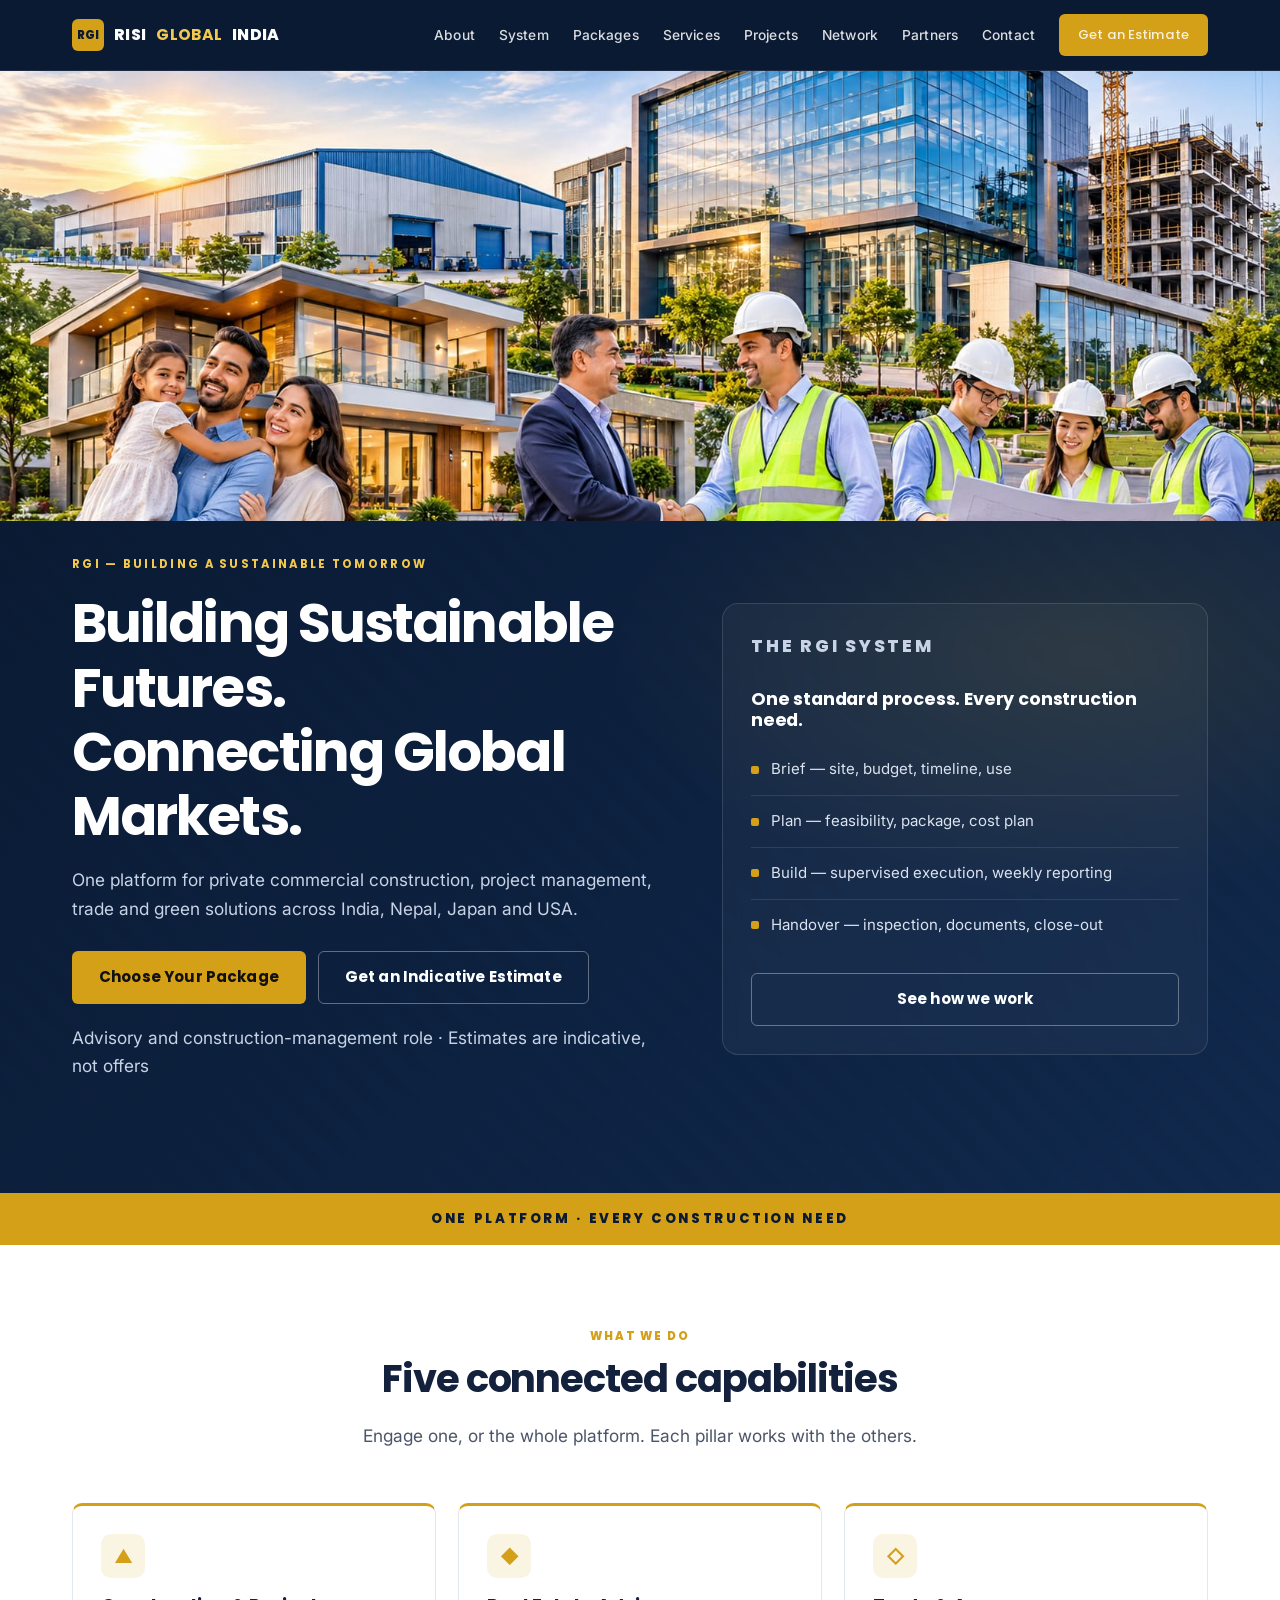
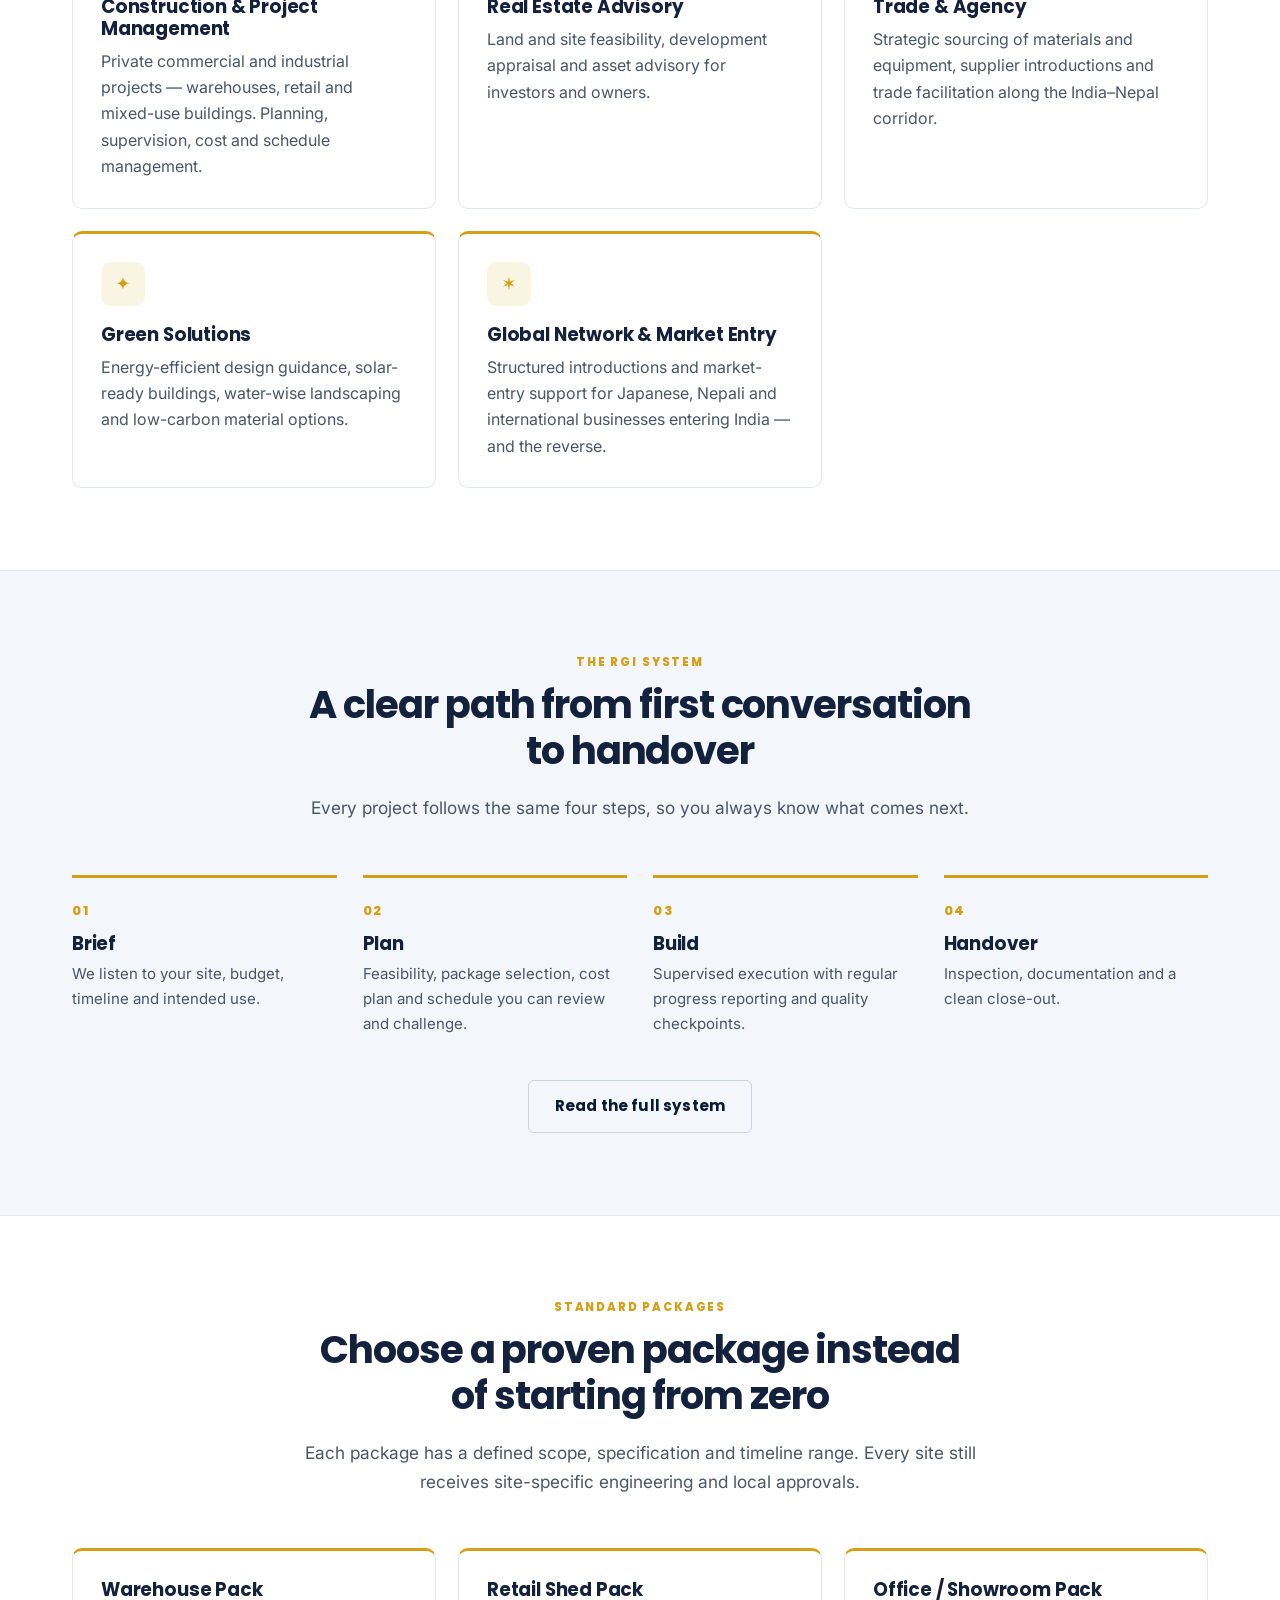
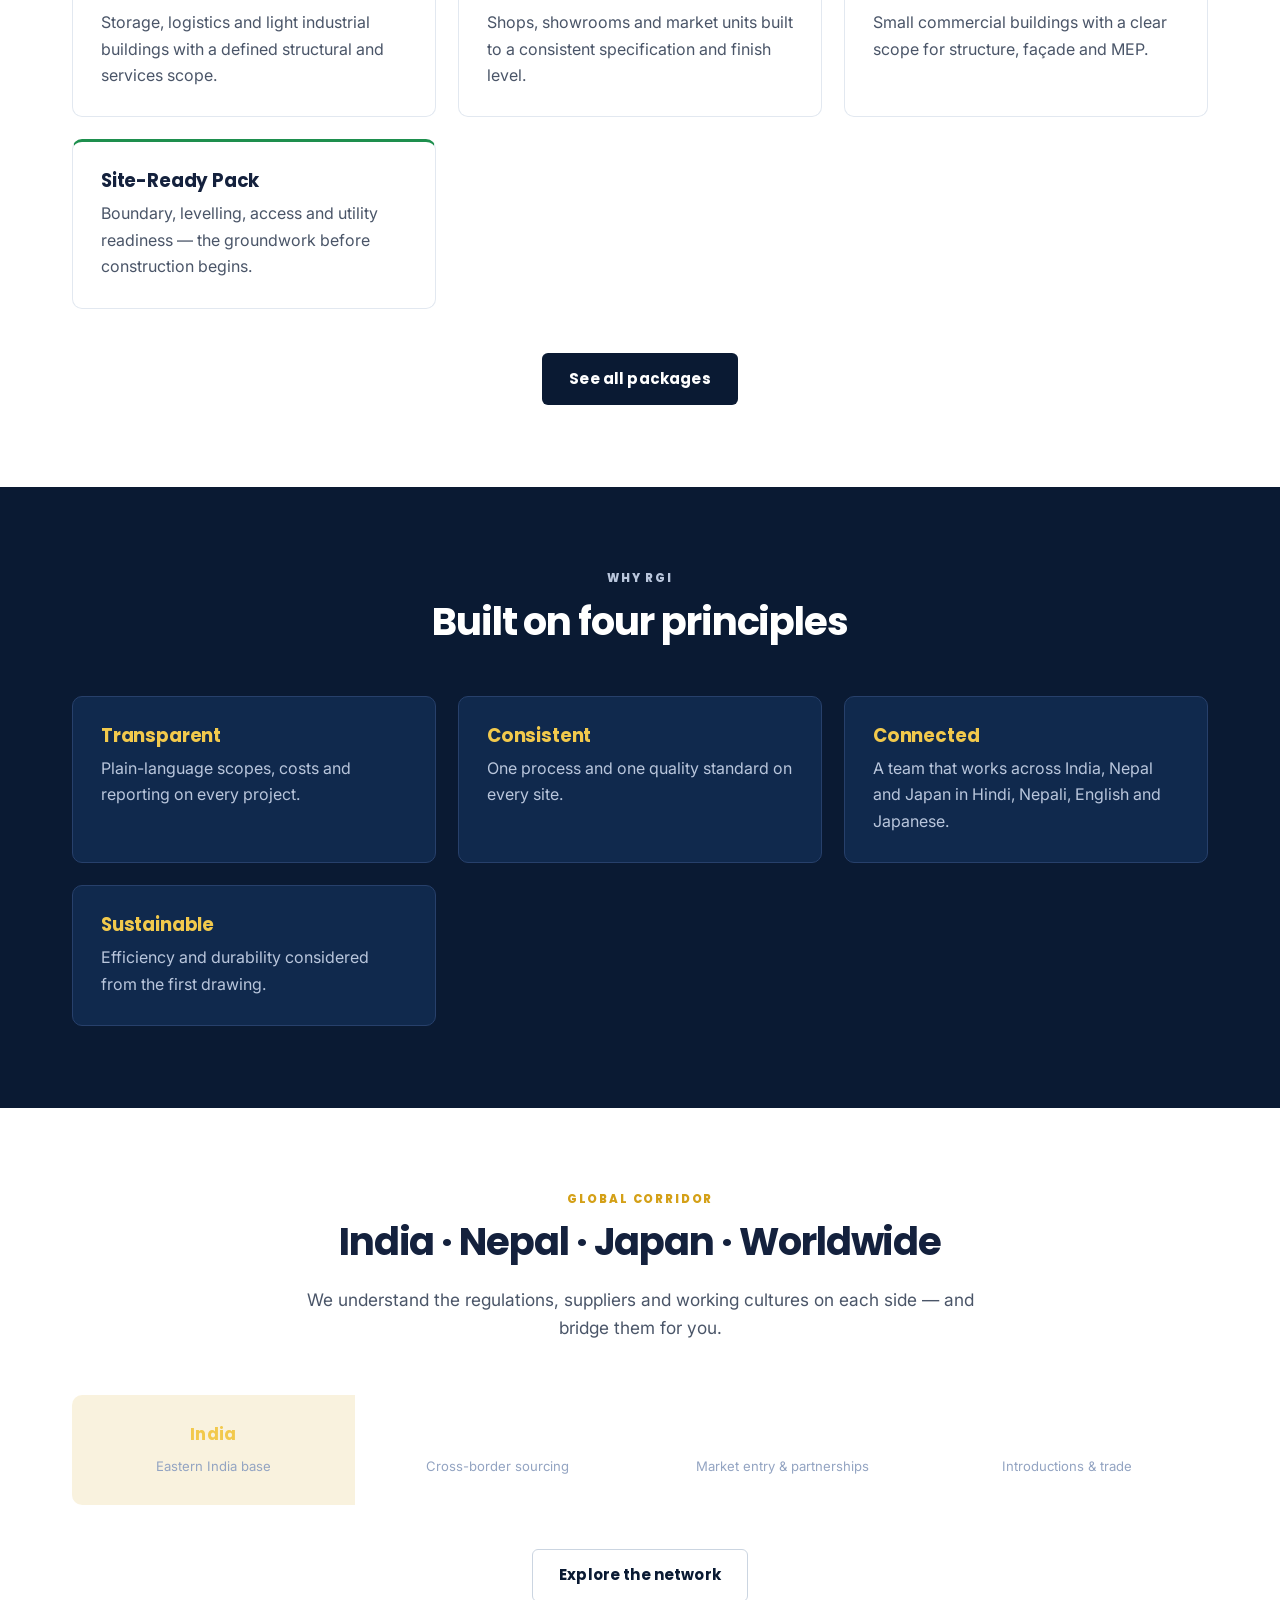
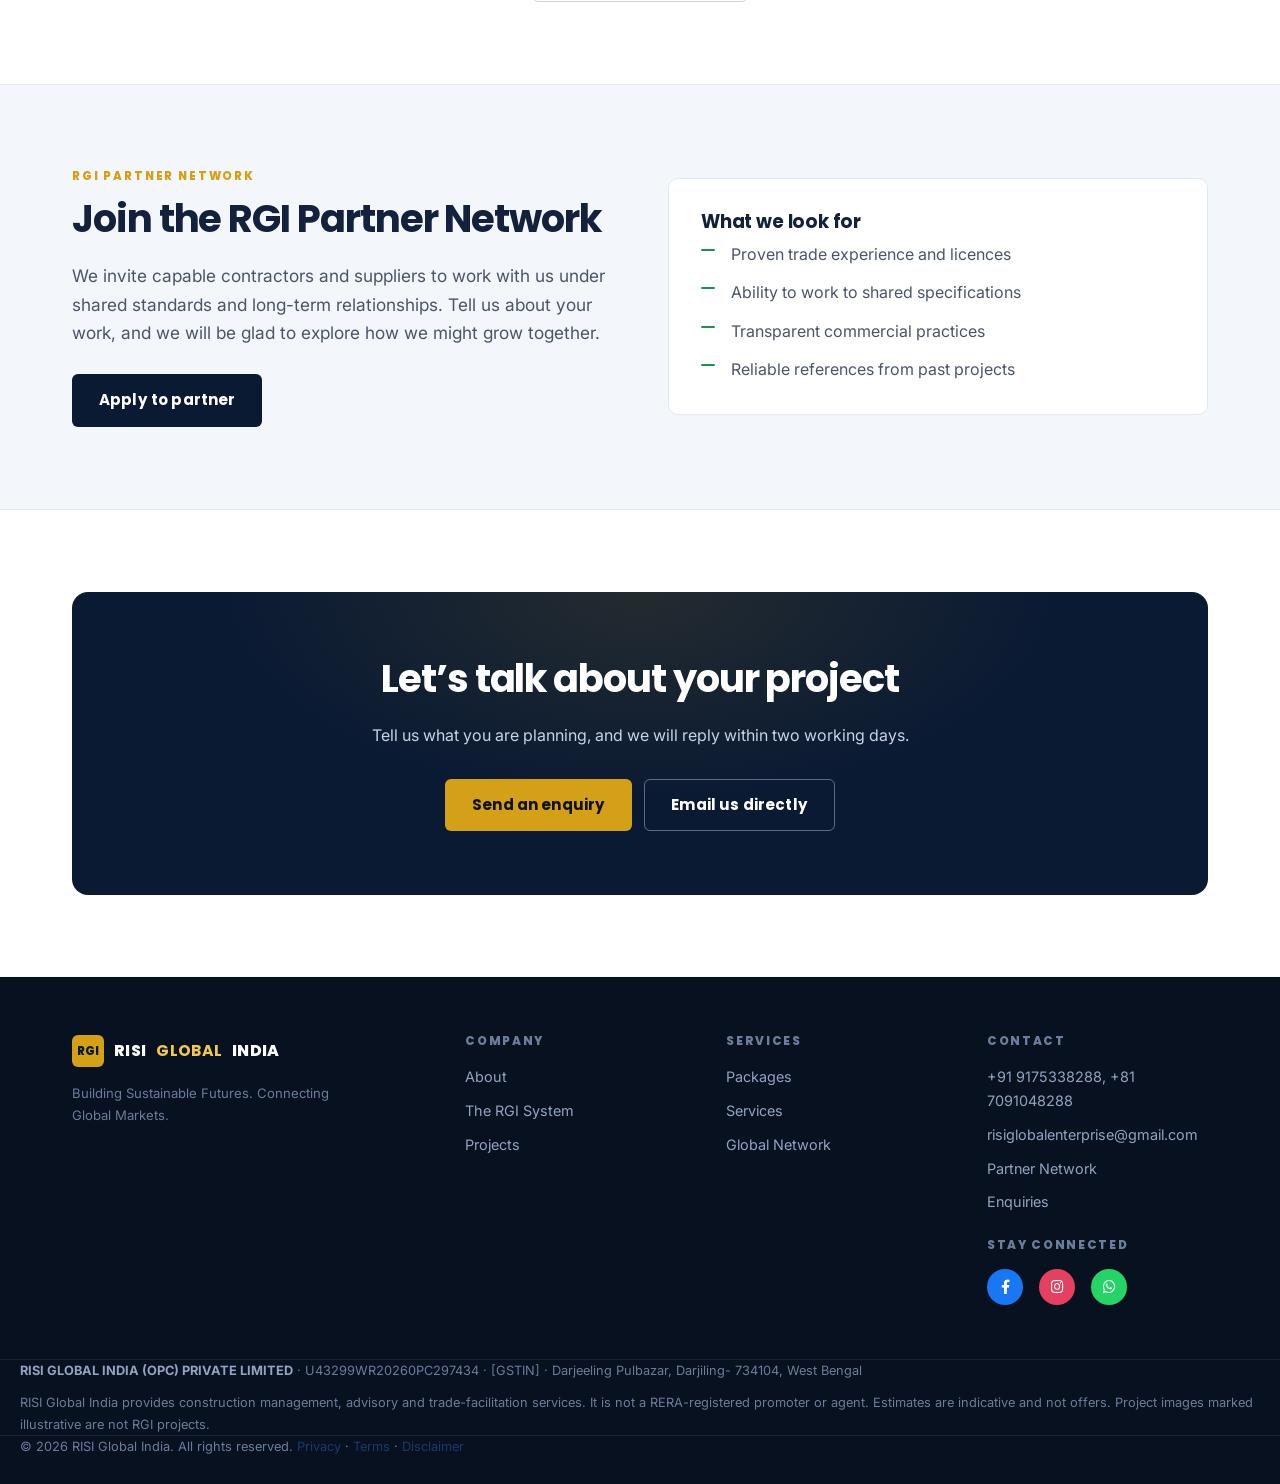
<file: index.html>
<!DOCTYPE html>
<html lang="en">
<head>
<meta charset="UTF-8">
<meta name="viewport" content="width=device-width, initial-scale=1">
<script>document.documentElement.classList.add('js');</script>

<title>RISI Global India — Construction, Trade &amp; Green Solutions</title>
<meta name="description" content="One platform for private commercial construction, project management, trade and green solutions across India, Nepal, Japan and USA.">
<link rel="canonical" href="https://risiglobalindia.com/">

<meta property="og:type" content="website">
<meta property="og:title" content="RISI Global India — Building Sustainable Futures">
<meta property="og:description" content="One platform for private commercial construction, project management, trade and green solutions across India, Nepal, Japan and USA.">
<meta property="og:url" content="https://risiglobalindia.com/">
<meta name="theme-color" content="#0a1a33">

<link rel="preconnect" href="https://fonts.googleapis.com">
<link rel="preconnect" href="https://fonts.gstatic.com" crossorigin>
<link href="https://fonts.googleapis.com/css2?family=Inter:wght@400;500;600;700&family=Poppins:wght@600;700;800&display=swap" rel="stylesheet">
<link rel="icon" href="assets/favicon.svg" type="image/svg+xml">
<link rel="stylesheet" href="css/styles.css">
   <!-- 1. FONT AWESOME LOGOS (Added for Social Media Icons) -->
    <link rel="stylesheet" href="https://cdnjs.cloudflare.com/ajax/libs/font-awesome/6.0.0/css/all.min.css">
</head>
<body>

<header class="site-header">
  <div class="container">
    <a class="brand" href="index.html">
      <span class="brand__mark">RGI</span> RISI <b>GLOBAL</b> INDIA
    </a>
    <button class="nav-toggle" aria-expanded="false" aria-controls="nav" aria-label="Toggle menu">
      <span></span><span></span><span></span>
    </button>
    <nav class="nav" id="nav">
      <a href="about.html">About</a>
      <a href="system.html">System</a>
      <a href="packages.html">Packages</a>
      <a href="services.html">Services</a>
      <a href="projects.html">Projects</a>
      <a href="network.html">Network</a>
      <a href="partners.html">Partners</a>
      <a href="contact.html">Contact</a>
      <a class="btn btn--gold" href="contact.html">Get an Estimate</a>
    </nav>
  </div>
</header>
<div style="width: 100%; overflow: hidden; line-height: 0;">
  <img src="assets/hero-bg.jpeg" alt="RISI Global India" style="width: 100%; max-height: 450px; object-fit: cover; object-position: center; display: block;">
</div>
<main>

  <!-- HERO -->
 <section class="hero" style="padding-top: 28px;">
    <div class="container hero__grid">
      <div>
        <small>RGI &mdash; Building a Sustainable Tomorrow</small>
        <h1>Building Sustainable Futures.<br>Connecting Global Markets.</h1>
        <p>One platform for private commercial construction, project management, trade and green solutions across India, Nepal, Japan and USA.</p>
        <div class="btn-row">
          <a class="btn btn--gold" href="packages.html">Choose Your Package</a>
          <a class="btn btn--outline-light" href="contact.html">Get an Indicative Estimate</a>
        </div>
        <p class="hero__note">Advisory and construction-management role &middot; Estimates are indicative, not offers</p>
      </div>

      <aside class="hero__panel reveal">
        <p class="hero__panel-label">The RGI System</p>
        <h3 style="color:#fff;margin:0 0 6px;font-size:1.1rem">One standard process. Every construction need.</h3>
        <ul>
          <li>Brief &mdash; site, budget, timeline, use</li>
          <li>Plan &mdash; feasibility, package, cost plan</li>
          <li>Build &mdash; supervised execution, weekly reporting</li>
          <li>Handover &mdash; inspection, documents, close-out</li>
        </ul>
        <a class="btn btn--outline-light btn--block" href="system.html">See how we work</a>
      </aside>
    </div>
  </section>

  <div class="strip">One Platform &middot; Every Construction Need</div>

  <!-- FIVE PILLARS -->
  <section class="section">
    <div class="container">
      <div class="section-head">
        <p class="eyebrow">What we do</p>
        <h2>Five connected capabilities</h2>
        <p class="lead">Engage one, or the whole platform. Each pillar works with the others.</p>
      </div>

      <div class="cards">
        <article class="card card--gold-top reveal">
          <div class="card__icon">&#9650;</div>
          <h3>Construction &amp; Project Management</h3>
          <p>Private commercial and industrial projects &mdash; warehouses, retail and mixed-use buildings. Planning, supervision, cost and schedule management.</p>
        </article>
        <article class="card card--gold-top reveal">
          <div class="card__icon">&#9670;</div>
          <h3>Real Estate Advisory</h3>
          <p>Land and site feasibility, development appraisal and asset advisory for investors and owners.</p>
        </article>
        <article class="card card--gold-top reveal">
          <div class="card__icon">&#9671;</div>
          <h3>Trade &amp; Agency</h3>
          <p>Strategic sourcing of materials and equipment, supplier introductions and trade facilitation along the India&ndash;Nepal corridor.</p>
        </article>
        <article class="card card--gold-top reveal">
          <div class="card__icon">&#10022;</div>
          <h3>Green Solutions</h3>
          <p>Energy-efficient design guidance, solar-ready buildings, water-wise landscaping and low-carbon material options.</p>
        </article>
        <article class="card card--gold-top reveal">
          <div class="card__icon">&#10038;</div>
          <h3>Global Network &amp; Market Entry</h3>
          <p>Structured introductions and market-entry support for Japanese, Nepali and international businesses entering India &mdash; and the reverse.</p>
        </article>
      </div>
    </div>
  </section>

  <!-- THE RGI SYSTEM PREVIEW -->
  <section class="section section--soft">
    <div class="container">
      <div class="section-head">
        <p class="eyebrow">The RGI System</p>
        <h2>A clear path from first conversation to handover</h2>
        <p class="lead">Every project follows the same four steps, so you always know what comes next.</p>
      </div>

      <div class="steps">
        <div class="step reveal">
          <h3>Brief</h3>
          <p>We listen to your site, budget, timeline and intended use.</p>
        </div>
        <div class="step reveal">
          <h3>Plan</h3>
          <p>Feasibility, package selection, cost plan and schedule you can review and challenge.</p>
        </div>
        <div class="step reveal">
          <h3>Build</h3>
          <p>Supervised execution with regular progress reporting and quality checkpoints.</p>
        </div>
        <div class="step reveal">
          <h3>Handover</h3>
          <p>Inspection, documentation and a clean close-out.</p>
        </div>
      </div>

      <div class="center" style="margin-top:44px">
        <a class="btn btn--outline" href="system.html">Read the full system</a>
      </div>
    </div>
  </section>

  <!-- PACKAGES TEASER -->
  <section class="section">
    <div class="container">
      <div class="section-head">
        <p class="eyebrow">Standard Packages</p>
        <h2>Choose a proven package instead of starting from zero</h2>
        <p class="lead">Each package has a defined scope, specification and timeline range. Every site still receives site-specific engineering and local approvals.</p>
      </div>

      <div class="cards">
        <article class="card card--gold-top reveal">
          <h3>Warehouse Pack</h3>
          <p>Storage, logistics and light industrial buildings with a defined structural and services scope.</p>
        </article>
        <article class="card card--gold-top reveal">
          <h3>Retail Shed Pack</h3>
          <p>Shops, showrooms and market units built to a consistent specification and finish level.</p>
        </article>
        <article class="card card--gold-top reveal">
          <h3>Office / Showroom Pack</h3>
          <p>Small commercial buildings with a clear scope for structure, façade and MEP.</p>
        </article>
        <article class="card card--green-top reveal">
          <h3>Site-Ready Pack</h3>
          <p>Boundary, levelling, access and utility readiness &mdash; the groundwork before construction begins.</p>
        </article>
      </div>

      <div class="center" style="margin-top:44px">
        <a class="btn btn--navy" href="packages.html">See all packages</a>
      </div>
    </div>
  </section>

  <!-- WHY RGI -->
  <section class="section section--navy">
    <div class="container">
      <div class="section-head">
        <p class="eyebrow">Why RGI</p>
        <h2>Built on four principles</h2>
      </div>

      <div class="cards">
        <article class="card card--navy reveal">
          <h3>Transparent</h3>
          <p>Plain-language scopes, costs and reporting on every project.</p>
        </article>
        <article class="card card--navy reveal">
          <h3>Consistent</h3>
          <p>One process and one quality standard on every site.</p>
        </article>
        <article class="card card--navy reveal">
          <h3>Connected</h3>
          <p>A team that works across India, Nepal and Japan in Hindi, Nepali, English and Japanese.</p>
        </article>
        <article class="card card--navy reveal">
          <h3>Sustainable</h3>
          <p>Efficiency and durability considered from the first drawing.</p>
        </article>
      </div>
    </div>
  </section>

  <!-- GLOBAL CORRIDOR -->
  <section class="section">
    <div class="container">
      <div class="section-head">
        <p class="eyebrow">Global Corridor</p>
        <h2>India &middot; Nepal &middot; Japan &middot; Worldwide</h2>
        <p class="lead">We understand the regulations, suppliers and working cultures on each side &mdash; and bridge them for you.</p>
      </div>

      <div class="corridor">
        <div class="corridor__cell corridor__cell--accent"><b>India</b><span>Eastern India base</span></div>
        <div class="corridor__cell"><b>Nepal</b><span>Cross-border sourcing</span></div>
        <div class="corridor__cell"><b>Japan</b><span>Market entry &amp; partnerships</span></div>
        <div class="corridor__cell"><b>Worldwide</b><span>Introductions &amp; trade</span></div>
      </div>

      <div class="center" style="margin-top:44px">
        <a class="btn btn--outline" href="network.html">Explore the network</a>
      </div>
    </div>
  </section>

  <!-- PARTNER CTA -->
  <section class="section section--soft">
    <div class="container split">
      <div class="reveal">
        <p class="eyebrow">RGI Partner Network</p>
        <h2>Join the RGI Partner Network</h2>
        <p class="lead">We invite capable contractors and suppliers to work with us under shared standards and long-term relationships. Tell us about your work, and we will be glad to explore how we might grow together.</p>
        <div class="btn-row" style="margin-top:26px">
          <a class="btn btn--navy" href="partners.html">Apply to partner</a>
        </div>
      </div>
      <div class="reveal">
        <div class="card" style="padding:32px">
          <h3>What we look for</h3>
          <ul class="checklist checklist--green">
            <li>Proven trade experience and licences</li>
            <li>Ability to work to shared specifications</li>
            <li>Transparent commercial practices</li>
            <li>Reliable references from past projects</li>
          </ul>
        </div>
      </div>
    </div>
  </section>

  <!-- FINAL CTA -->
  <section class="section">
    <div class="container">
      <div class="cta-band reveal">
        <h2>Let&rsquo;s talk about your project</h2>
        <p>Tell us what you are planning, and we will reply within two working days.</p>
        <div class="btn-row">
          <a class="btn btn--gold" href="contact.html">Send an enquiry</a>
          <a class="btn btn--outline-light" href="mailto:risiglobalenterprise@gmail.com">Email us directly</a>
        </div>
      </div>
    </div>
  </section>

</main>

<footer class="site-footer">
  <div class="container">
    <div class="footer-grid">
      <div>
        <a class="brand" href="index.html" style="margin-bottom:16px">
          <span class="brand__mark">RGI</span> RISI <b>GLOBAL</b> INDIA
        </a>
        <p class="form-note" style="color:#6b7d9c;max-width:34ch">
          Building Sustainable Futures. Connecting Global Markets.
        </p>
      </div>
      <div>
        <h4>Company</h4>
        <ul>
          <li><a href="about.html">About</a></li>
          <li><a href="system.html">The RGI System</a></li>
          <li><a href="projects.html">Projects</a></li>
        </ul>
      </div>
      <div>
        <h4>Services</h4>
        <ul>
          <li><a href="packages.html">Packages</a></li>
          <li><a href="services.html">Services</a></li>
          <li><a href="network.html">Global Network</a></li>
        </ul>
      </div>
   <!-- Contact Column (WITH NEW SOCIAL ICONS) -->
            <div class="footer-links">
                <h4>CONTACT</h4>
                <ul style="list-style: none; padding: 0;">
                    <li><a href="tel:+919175338288">+91 9175338288</a>, <a href="tel:+817091048288">+81 7091048288</a></li>
                    <li><a href="mailto:risiglobalenterprise@gmail.com">risiglobalenterprise@gmail.com</a></li>
                    <li><a href="partners.html">Partner Network</a></li>
                    <li><a href="contact.html">Enquiries</a></li>
                    
                    <!-- 3. STAY CONNECTED SOCIAL ICONS -->
                    <li style="margin-top: 25px; list-style: none;">
                       <h4>STAY CONNECTED</h4>
                        
                        <!-- Facebook (Blue) -->
                        <a href="https://www.facebook.com/share/1J5fpo11zt/" target="_blank" style="display: inline-flex; align-items: center; justify-content: center; width: 36px; height: 36px; border-radius: 50%; background-color: #1877F2; color: white; text-decoration: none; margin-right: 12px;">
                            <i class="fab fa-facebook-f"></i>
                        </a>

                        <!-- Instagram (Pink) -->
                        <a href="https://www.instagram.com/rgirisiglobalindia?obrf=MTdxN2I0c2I1ZGVzZA==" target="_blank" style="display: inline-flex; align-items: center; justify-content: center; width: 36px; height: 36px; border-radius: 50%; background-color: #E4405F; color: white; text-decoration: none; margin-right: 12px;">
                            <i class="fab fa-instagram"></i>
                        </a>

                        <!-- WhatsApp (Green) -->
                        <a href="https://wa.me/919175338288" target="_blank" style="display: inline-flex; align-items: center; justify-content: center; width: 36px; height: 36px; border-radius: 50%; background-color: #25D366; color: white; text-decoration: none; margin-right: 12px;">
                            <i class="fab fa-whatsapp"></i>
                        </a>
                    </li>
                </ul>
            </div>
        </div>
    </div>
   
    <div class="footer-legal"style="padding: 0 20px;">
      <p><b style="color:#93a4c2">RISI GLOBAL INDIA (OPC) PRIVATE LIMITED</b> &middot; U43299WR20260PC297434 &middot; [GSTIN] &middot; Darjeeling Pulbazar, Darjiling- 734104, West Bengal</p>
      <p>RISI Global India provides construction management, advisory and trade-facilitation services. It is not a RERA-registered promoter or agent. Estimates are indicative and not offers. Project images marked illustrative are not RGI projects.</p>
    </div>

    <div class="footer-legal"style="padding: 0 20px;">
      <span>&copy; <span id="year">2026</span> RISI Global India. All rights reserved.</span>
      <span><a href="#">Privacy</a> &middot; <a href="#">Terms</a> &middot; <a href="#">Disclaimer</a></span>
    </div>
  </div>
</footer>

<script src="js/main.js"></script>
</body>
</html>
</file>
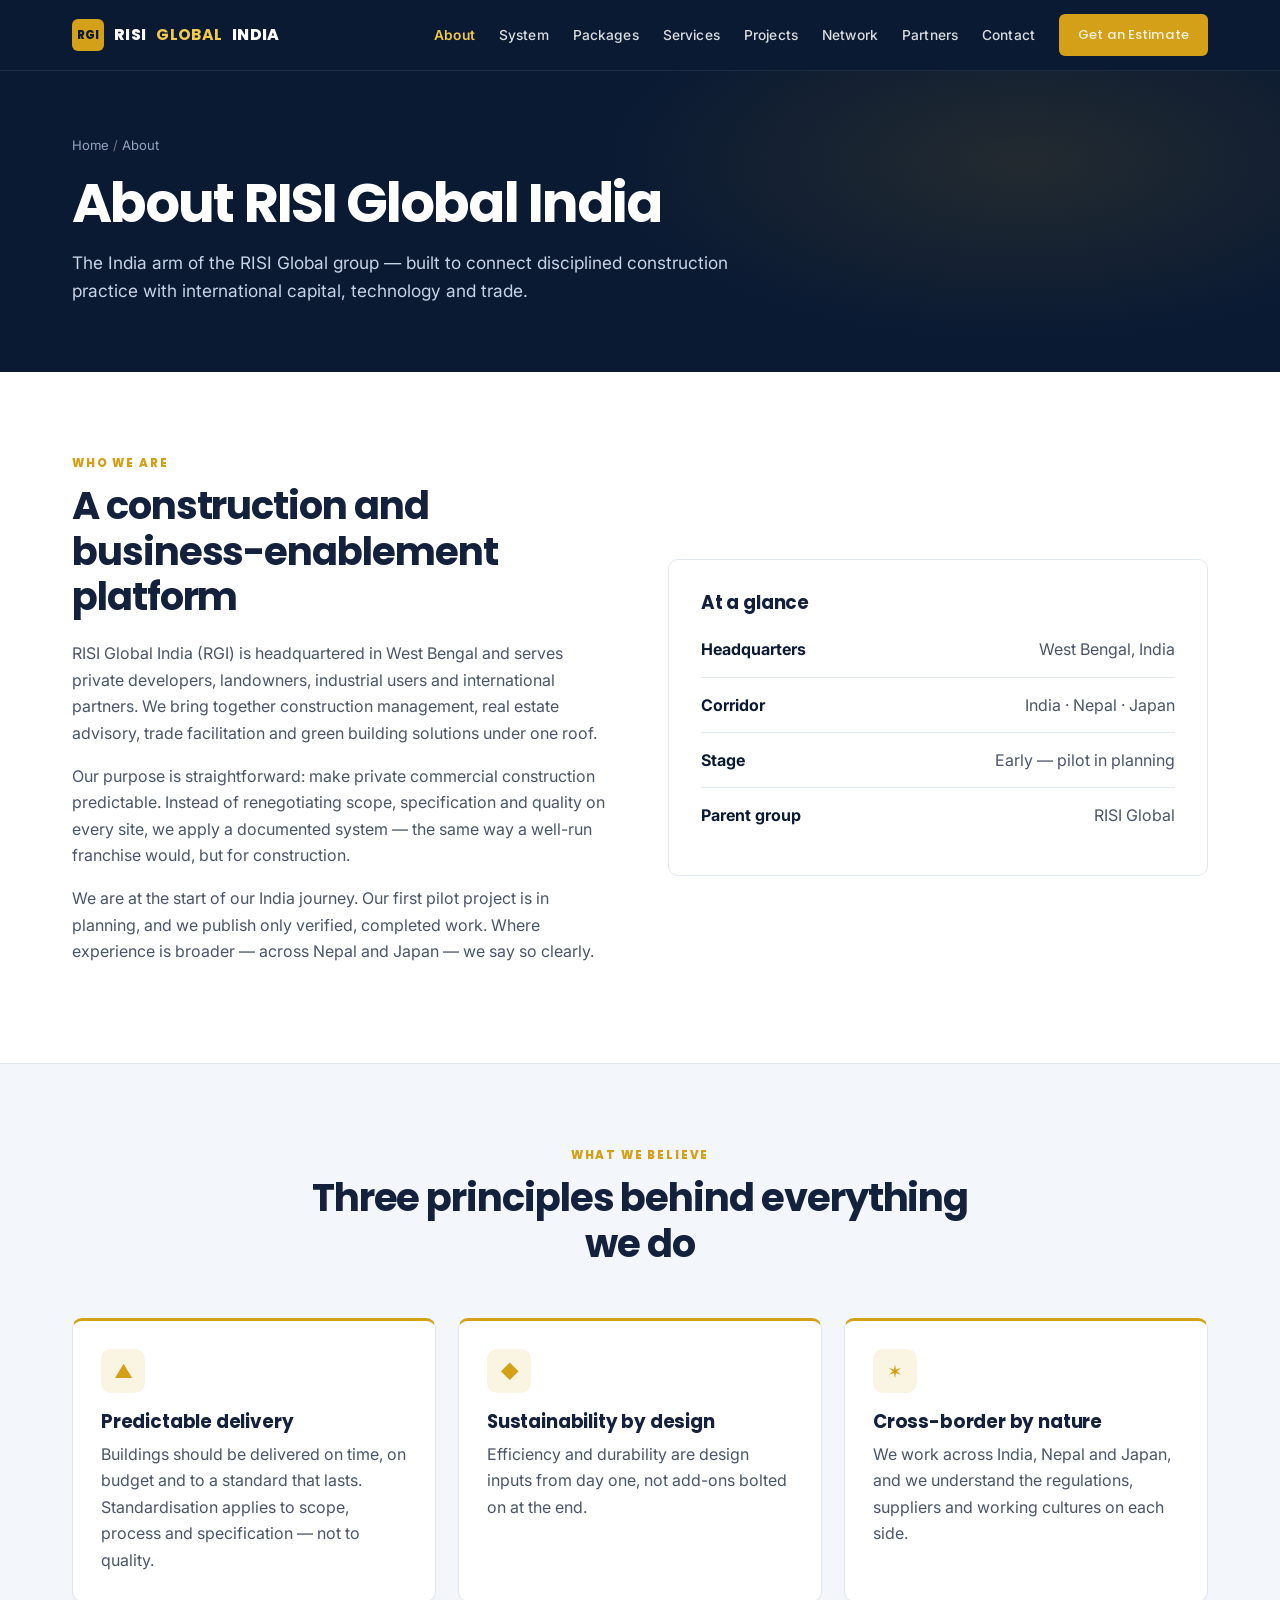
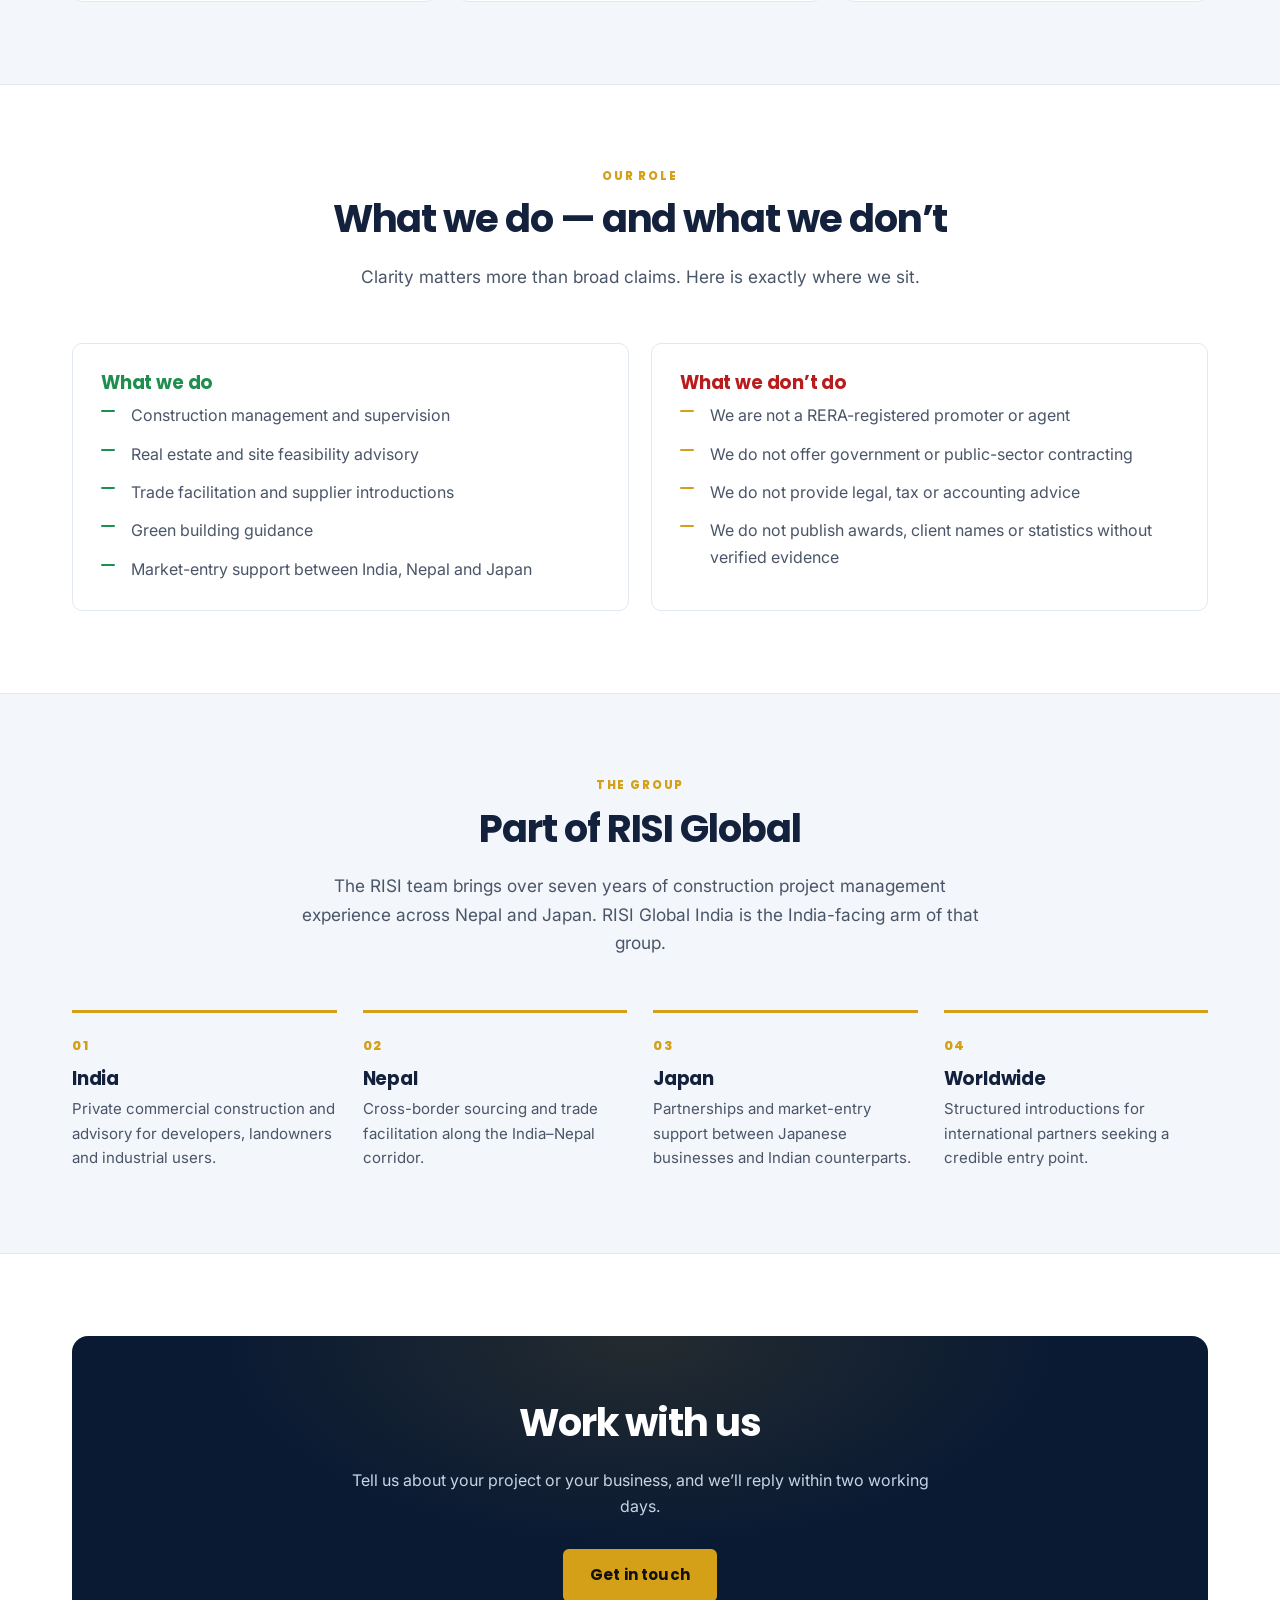
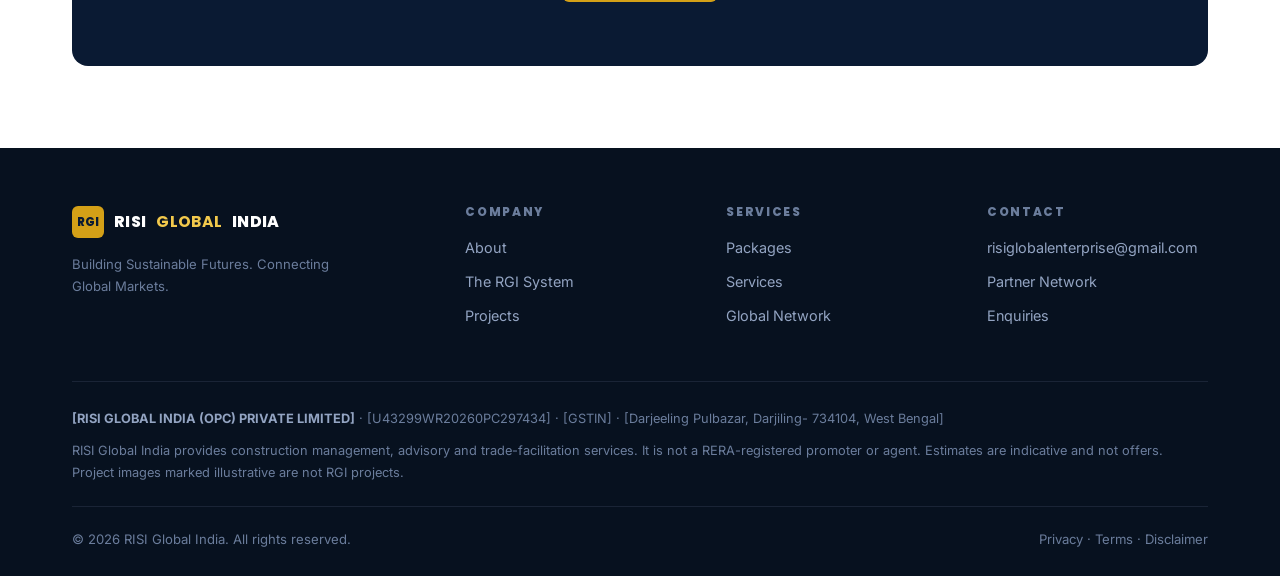
<file: about.html>
<!DOCTYPE html>
<html lang="en">
<head>
<meta charset="UTF-8">
<meta name="viewport" content="width=device-width, initial-scale=1">
<script>document.documentElement.classList.add('js');</script>
<title>About — RISI Global India</title>
<meta name="description" content="RISI Global India is the India arm of the RISI Global group — a construction and business-enablement platform for Eastern India, Nepal and Japan.">
<link rel="canonical" href="https://risiglobalindia.com/about.html">
<meta name="theme-color" content="#0a1a33">
<link rel="preconnect" href="https://fonts.googleapis.com">
<link rel="preconnect" href="https://fonts.gstatic.com" crossorigin>
<link href="https://fonts.googleapis.com/css2?family=Inter:wght@400;500;600;700&family=Poppins:wght@600;700;800&display=swap" rel="stylesheet">
<link rel="icon" href="assets/favicon.svg" type="image/svg+xml">
<link rel="stylesheet" href="css/styles.css">
</head>
<body>

<header class="site-header">
  <div class="container">
    <a class="brand" href="index.html"><span class="brand__mark">RGI</span> RISI <b>GLOBAL</b> INDIA</a>
    <button class="nav-toggle" aria-expanded="false" aria-controls="nav" aria-label="Toggle menu"><span></span><span></span><span></span></button>
    <nav class="nav" id="nav">
      <a href="about.html" aria-current="page">About</a>
      <a href="system.html">System</a>
      <a href="packages.html">Packages</a>
      <a href="services.html">Services</a>
      <a href="projects.html">Projects</a>
      <a href="network.html">Network</a>
      <a href="partners.html">Partners</a>
      <a href="contact.html">Contact</a>
      <a class="btn btn--gold" href="contact.html">Get an Estimate</a>
    </nav>
  </div>
</header>

<main>

  <section class="page-head">
    <div class="container">
      <p class="breadcrumb"><a href="index.html">Home</a> <span>/</span> About</p>
      <h1>About RISI Global India</h1>
      <p class="lead">The India arm of the RISI Global group &mdash; built to connect disciplined construction practice with international capital, technology and trade.</p>
    </div>
  </section>

  <section class="section">
    <div class="container split">
      <div>
        <p class="eyebrow">Who we are</p>
        <h2>A construction and business-enablement platform</h2>
        <p>RISI Global India (RGI) is headquartered in West Bengal and serves private developers, landowners, industrial users and international partners. We bring together construction management, real estate advisory, trade facilitation and green building solutions under one roof.</p>
        <p>Our purpose is straightforward: make private commercial construction predictable. Instead of renegotiating scope, specification and quality on every site, we apply a documented system &mdash; the same way a well-run franchise would, but for construction.</p>
        <p>We are at the start of our India journey. Our first pilot project is in planning, and we publish only verified, completed work. Where experience is broader &mdash; across Nepal and Japan &mdash; we say so clearly.</p>
      </div>
      <div>
        <div class="card" style="padding:32px">
          <h3>At a glance</h3>
          <ul style="list-style:none;padding:0;margin:0">
            <li style="display:flex;justify-content:space-between;gap:16px;padding:14px 0;border-bottom:1px solid var(--line)"><strong style="color:var(--navy)">Headquarters</strong><span>West Bengal, India</span></li>
            <li style="display:flex;justify-content:space-between;gap:16px;padding:14px 0;border-bottom:1px solid var(--line)"><strong style="color:var(--navy)">Corridor</strong><span>India &middot; Nepal &middot; Japan</span></li>
            <li style="display:flex;justify-content:space-between;gap:16px;padding:14px 0;border-bottom:1px solid var(--line)"><strong style="color:var(--navy)">Stage</strong><span>Early &mdash; pilot in planning</span></li>
            <li style="display:flex;justify-content:space-between;gap:16px;padding:14px 0"><strong style="color:var(--navy)">Parent group</strong><span>RISI Global</span></li>
          </ul>
        </div>
      </div>
    </div>
  </section>

  <section class="section section--soft">
    <div class="container">
      <div class="section-head">
        <p class="eyebrow">What we believe</p>
        <h2>Three principles behind everything we do</h2>
      </div>
      <div class="cards">
        <article class="card card--gold-top">
          <div class="card__icon">&#9650;</div>
          <h3>Predictable delivery</h3>
          <p>Buildings should be delivered on time, on budget and to a standard that lasts. Standardisation applies to scope, process and specification &mdash; not to quality.</p>
        </article>
        <article class="card card--gold-top">
          <div class="card__icon">&#9670;</div>
          <h3>Sustainability by design</h3>
          <p>Efficiency and durability are design inputs from day one, not add-ons bolted on at the end.</p>
        </article>
        <article class="card card--gold-top">
          <div class="card__icon">&#10038;</div>
          <h3>Cross-border by nature</h3>
          <p>We work across India, Nepal and Japan, and we understand the regulations, suppliers and working cultures on each side.</p>
        </article>
      </div>
    </div>
  </section>

  <section class="section">
    <div class="container">
      <div class="section-head">
        <p class="eyebrow">Our role</p>
        <h2>What we do &mdash; and what we don&rsquo;t</h2>
        <p class="lead">Clarity matters more than broad claims. Here is exactly where we sit.</p>
      </div>

      <div class="cards">
        <div class="card">
          <h3 style="color:var(--green)">What we do</h3>
          <ul class="checklist checklist--green">
            <li>Construction management and supervision</li>
            <li>Real estate and site feasibility advisory</li>
            <li>Trade facilitation and supplier introductions</li>
            <li>Green building guidance</li>
            <li>Market-entry support between India, Nepal and Japan</li>
          </ul>
        </div>
        <div class="card">
          <h3 style="color:#b91c1c">What we don&rsquo;t do</h3>
          <ul class="checklist">
            <li>We are not a RERA-registered promoter or agent</li>
            <li>We do not offer government or public-sector contracting</li>
            <li>We do not provide legal, tax or accounting advice</li>
            <li>We do not publish awards, client names or statistics without verified evidence</li>
          </ul>
        </div>
      </div>
    </div>
  </section>

  <section class="section section--soft">
    <div class="container">
      <div class="section-head">
        <p class="eyebrow">The group</p>
        <h2>Part of RISI Global</h2>
        <p class="lead">The RISI team brings over seven years of construction project management experience across Nepal and Japan. RISI Global India is the India-facing arm of that group.</p>
      </div>

      <div class="steps">
        <div class="step">
          <h3>India</h3>
          <p>Private commercial construction and advisory for developers, landowners and industrial users.</p>
        </div>
        <div class="step">
          <h3>Nepal</h3>
          <p>Cross-border sourcing and trade facilitation along the India&ndash;Nepal corridor.</p>
        </div>
        <div class="step">
          <h3>Japan</h3>
          <p>Partnerships and market-entry support between Japanese businesses and Indian counterparts.</p>
        </div>
        <div class="step">
          <h3>Worldwide</h3>
          <p>Structured introductions for international partners seeking a credible entry point.</p>
        </div>
      </div>
    </div>
  </section>

  <section class="section">
    <div class="container">
      <div class="cta-band">
        <h2>Work with us</h2>
        <p>Tell us about your project or your business, and we&rsquo;ll reply within two working days.</p>
        <div class="btn-row">
          <a class="btn btn--gold" href="contact.html">Get in touch</a>
        </div>
      </div>
    </div>
  </section>

</main>

<footer class="site-footer">
  <div class="container">
    <div class="footer-grid">
      <div>
        <a class="brand" href="index.html" style="margin-bottom:16px"><span class="brand__mark">RGI</span> RISI <b>GLOBAL</b> INDIA</a>
        <p class="form-note" style="color:#6b7d9c;max-width:34ch">Building Sustainable Futures. Connecting Global Markets.</p>
      </div>
      <div>
        <h4>Company</h4>
        <ul>
          <li><a href="about.html">About</a></li>
          <li><a href="system.html">The RGI System</a></li>
          <li><a href="projects.html">Projects</a></li>
        </ul>
      </div>
      <div>
        <h4>Services</h4>
        <ul>
          <li><a href="packages.html">Packages</a></li>
          <li><a href="services.html">Services</a></li>
          <li><a href="network.html">Global Network</a></li>
        </ul>
      </div>
      <div>
        <h4>Contact</h4>
        <ul>
          <li><a href="mailto:risiglobalenterprise@gmail.com">risiglobalenterprise@gmail.com</a></li>
          <li><a href="partners.html">Partner Network</a></li>
          <li><a href="contact.html">Enquiries</a></li>
        </ul>
      </div>
    </div>
    <div class="footer-legal">
      <p><b style="color:#93a4c2">[RISI GLOBAL INDIA (OPC) PRIVATE LIMITED]</b> &middot; [U43299WR20260PC297434] &middot; [GSTIN] &middot; [Darjeeling Pulbazar, Darjiling- 734104, West Bengal]</p>
      <p>RISI Global India provides construction management, advisory and trade-facilitation services. It is not a RERA-registered promoter or agent. Estimates are indicative and not offers. Project images marked illustrative are not RGI projects.</p>
    </div>
    <div class="footer-bottom">
      <span>&copy; <span id="year">2026</span> RISI Global India. All rights reserved.</span>
      <span><a href="#">Privacy</a> &middot; <a href="#">Terms</a> &middot; <a href="#">Disclaimer</a></span>
    </div>
  </div>
</footer>

<script src="js/main.js"></script>
</body>
</html>
</file>
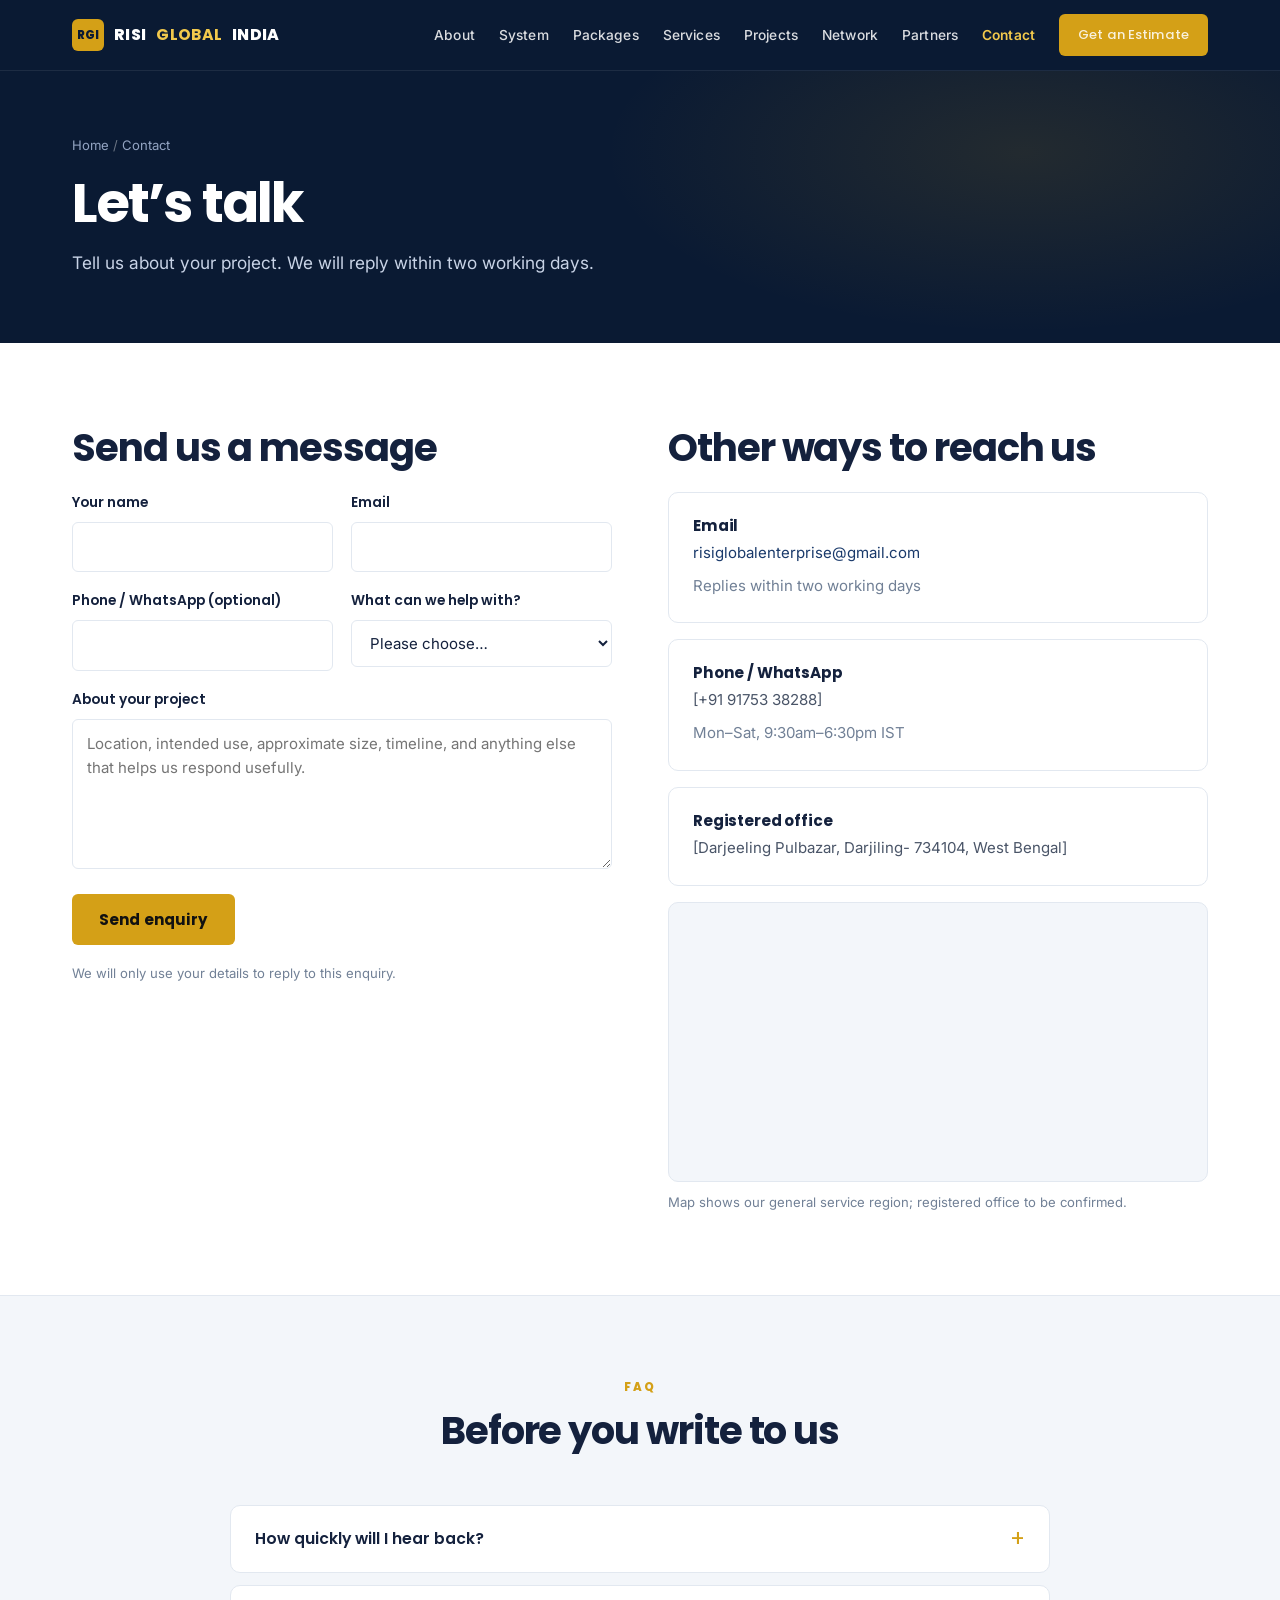
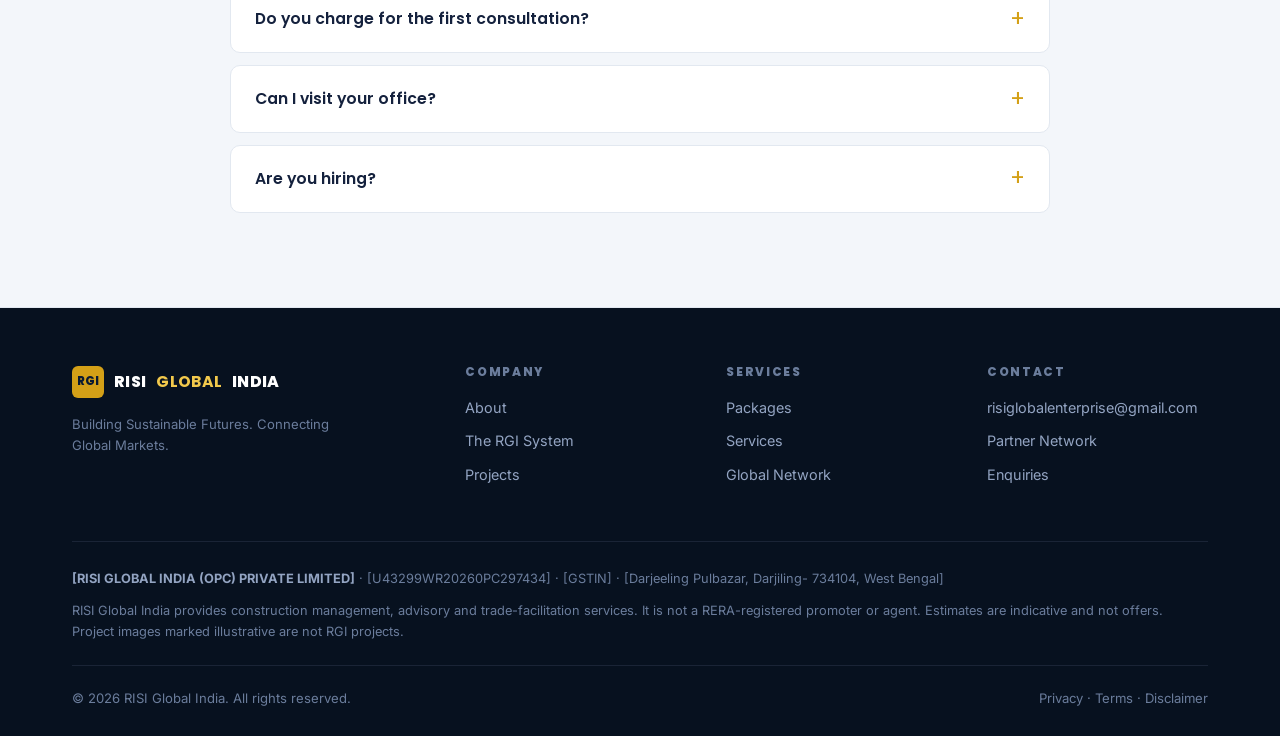
<file: contact.html>
<!DOCTYPE html>
<html lang="en">
<head>
<meta charset="UTF-8">
<meta name="viewport" content="width=device-width, initial-scale=1">
<script>document.documentElement.classList.add('js');</script>
<title>Contact — RISI Global India</title>
<meta name="description" content="Get in touch with RISI Global India. We reply to every enquiry within two working days.">
<link rel="canonical" href="https://risiglobalindia.com/contact.html">
<meta name="theme-color" content="#0a1a33">
<link rel="preconnect" href="https://fonts.googleapis.com">
<link rel="preconnect" href="https://fonts.gstatic.com" crossorigin>
<link href="https://fonts.googleapis.com/css2?family=Inter:wght@400;500;600;700&family=Poppins:wght@600;700;800&display=swap" rel="stylesheet">
<link rel="icon" href="assets/favicon.svg" type="image/svg+xml">
<link rel="stylesheet" href="css/styles.css">
</head>
<body>

<header class="site-header">
  <div class="container">
    <a class="brand" href="index.html"><span class="brand__mark">RGI</span> RISI <b>GLOBAL</b> INDIA</a>
    <button class="nav-toggle" aria-expanded="false" aria-controls="nav" aria-label="Toggle menu"><span></span><span></span><span></span></button>
    <nav class="nav" id="nav">
      <a href="about.html">About</a>
      <a href="system.html">System</a>
      <a href="packages.html">Packages</a>
      <a href="services.html">Services</a>
      <a href="projects.html">Projects</a>
      <a href="network.html">Network</a>
      <a href="partners.html">Partners</a>
      <a href="contact.html" aria-current="page">Contact</a>
      <a class="btn btn--gold" href="contact.html">Get an Estimate</a>
    </nav>
  </div>
</header>

<main>

  <section class="page-head">
    <div class="container">
      <p class="breadcrumb"><a href="index.html">Home</a> <span>/</span> Contact</p>
      <h1>Let&rsquo;s talk</h1>
      <p class="lead">Tell us about your project. We will reply within two working days.</p>
    </div>
  </section>

  <section class="section">
    <div class="container split" style="align-items:start">

      <div>
        <h2>Send us a message</h2>

        <form class="form" data-contact-form action="https://formspree.io/f/mwlvrdkr" method="POST">
          <div class="form-row">
            <div class="field">
              <label for="name">Your name</label>
              <input type="text" id="name" name="name" required autocomplete="name">
            </div>
            <div class="field">
              <label for="email">Email</label>
              <input type="email" id="email" name="email" required autocomplete="email">
            </div>
          </div>

          <div class="form-row">
            <div class="field">
              <label for="phone">Phone / WhatsApp (optional)</label>
              <input type="tel" id="phone" name="phone" autocomplete="tel">
            </div>
            <div class="field">
              <label for="interest">What can we help with?</label>
              <select id="interest" name="interest">
                <option value="">Please choose&hellip;</option>
                <option>Construction &amp; Project Management</option>
                <option>Real Estate Advisory</option>
                <option>Trade &amp; Agency</option>
                <option>Green Solutions</option>
                <option>Global Network &amp; Market Entry</option>
                <option>Business Consultancy</option>
                <option>Partner Network</option>
                <option>Something else</option>
              </select>
            </div>
          </div>

          <div class="field">
            <label for="message">About your project</label>
            <textarea id="message" name="message" required placeholder="Location, intended use, approximate size, timeline, and anything else that helps us respond usefully."></textarea>
          </div>

          <input type="text" name="_gotcha" style="display:none" tabindex="-1" autocomplete="off">

          <div class="btn-row">
            <button type="submit" class="btn btn--gold">Send enquiry</button>
          </div>
          <p class="form-note">We will only use your details to reply to this enquiry.</p>
        </form>

        <div class="form-status" id="form-status" role="status" aria-live="polite"></div>
      </div>

      <div>
        <h2>Other ways to reach us</h2>

        <div class="contact-card">
          <h3>Email</h3>
          <p><a href="mailto:risiglobalenterprise@gmail.com">risiglobalenterprise@gmail.com</a></p>
          <p class="form-note">Replies within two working days</p>
        </div>

        <div class="contact-card">
          <h3>Phone / WhatsApp</h3>
          <p>[+91 91753 38288]</p>
          <p class="form-note">Mon&ndash;Sat, 9:30am&ndash;6:30pm IST</p>
        </div>

        <div class="contact-card">
          <h3>Registered office</h3>
          <p>[Darjeeling Pulbazar, Darjiling- 734104, West Bengal]</p>
        </div>

        <div class="map" style="margin-top:8px">
          <iframe
            src="https://www.google.com/maps?q=Siliguri%2C%20West%20Bengal&output=embed"
            title="Map showing the Siliguri region in West Bengal"
            loading="lazy"
            referrerpolicy="no-referrer-when-downgrade"></iframe>
        </div>
        <p class="form-note" style="margin-top:10px">Map shows our general service region; registered office to be confirmed.</p>
      </div>

    </div>
  </section>

  <section class="section section--soft">
    <div class="container">
      <div class="section-head">
        <p class="eyebrow">FAQ</p>
        <h2>Before you write to us</h2>
      </div>
      <div style="max-width:820px;margin:0 auto">
        <details class="faq"><summary>How quickly will I hear back?</summary><div class="faq__body"><p>We reply to every enquiry within two working days. If your project is time-sensitive, mention that in your message.</p></div></details>
        <details class="faq"><summary>Do you charge for the first consultation?</summary><div class="faq__body"><p>No. The first conversation is free and without obligation.</p></div></details>
        <details class="faq"><summary>Can I visit your office?</summary><div class="faq__body"><p>Yes, by appointment. Registered office details will be confirmed shortly.</p></div></details>
        <details class="faq"><summary>Are you hiring?</summary><div class="faq__body"><p>We are not advertising specific roles yet, but we welcome enquiries from capable people in construction and project management. Use the form above and select &ldquo;Something else&rdquo;.</p></div></details>
      </div>
    </div>
  </section>

</main>

<footer class="site-footer">
  <div class="container">
    <div class="footer-grid">
      <div>
        <a class="brand" href="index.html" style="margin-bottom:16px"><span class="brand__mark">RGI</span> RISI <b>GLOBAL</b> INDIA</a>
        <p class="form-note" style="color:#6b7d9c;max-width:34ch">Building Sustainable Futures. Connecting Global Markets.</p>
      </div>
      <div>
        <h4>Company</h4>
        <ul>
          <li><a href="about.html">About</a></li>
          <li><a href="system.html">The RGI System</a></li>
          <li><a href="projects.html">Projects</a></li>
        </ul>
      </div>
      <div>
        <h4>Services</h4>
        <ul>
          <li><a href="packages.html">Packages</a></li>
          <li><a href="services.html">Services</a></li>
          <li><a href="network.html">Global Network</a></li>
        </ul>
      </div>
      <div>
        <h4>Contact</h4>
        <ul>
          <li><a href="mailto:risiglobalenterprise@gmail.com">risiglobalenterprise@gmail.com</a></li>
          <li><a href="partners.html">Partner Network</a></li>
          <li><a href="contact.html">Enquiries</a></li>
        </ul>
      </div>
    </div>
    <div class="footer-legal">
      <p><b style="color:#93a4c2">[RISI GLOBAL INDIA (OPC) PRIVATE LIMITED]</b> &middot; [U43299WR20260PC297434] &middot; [GSTIN] &middot; [Darjeeling Pulbazar, Darjiling- 734104, West Bengal]</p>
      <p>RISI Global India provides construction management, advisory and trade-facilitation services. It is not a RERA-registered promoter or agent. Estimates are indicative and not offers. Project images marked illustrative are not RGI projects.</p>
    </div>
    <div class="footer-bottom">
      <span>&copy; <span id="year">2026</span> RISI Global India. All rights reserved.</span>
      <span><a href="#">Privacy</a> &middot; <a href="#">Terms</a> &middot; <a href="#">Disclaimer</a></span>
    </div>
  </div>
</footer>

<script src="js/main.js"></script>
</body>
</html>
</file>
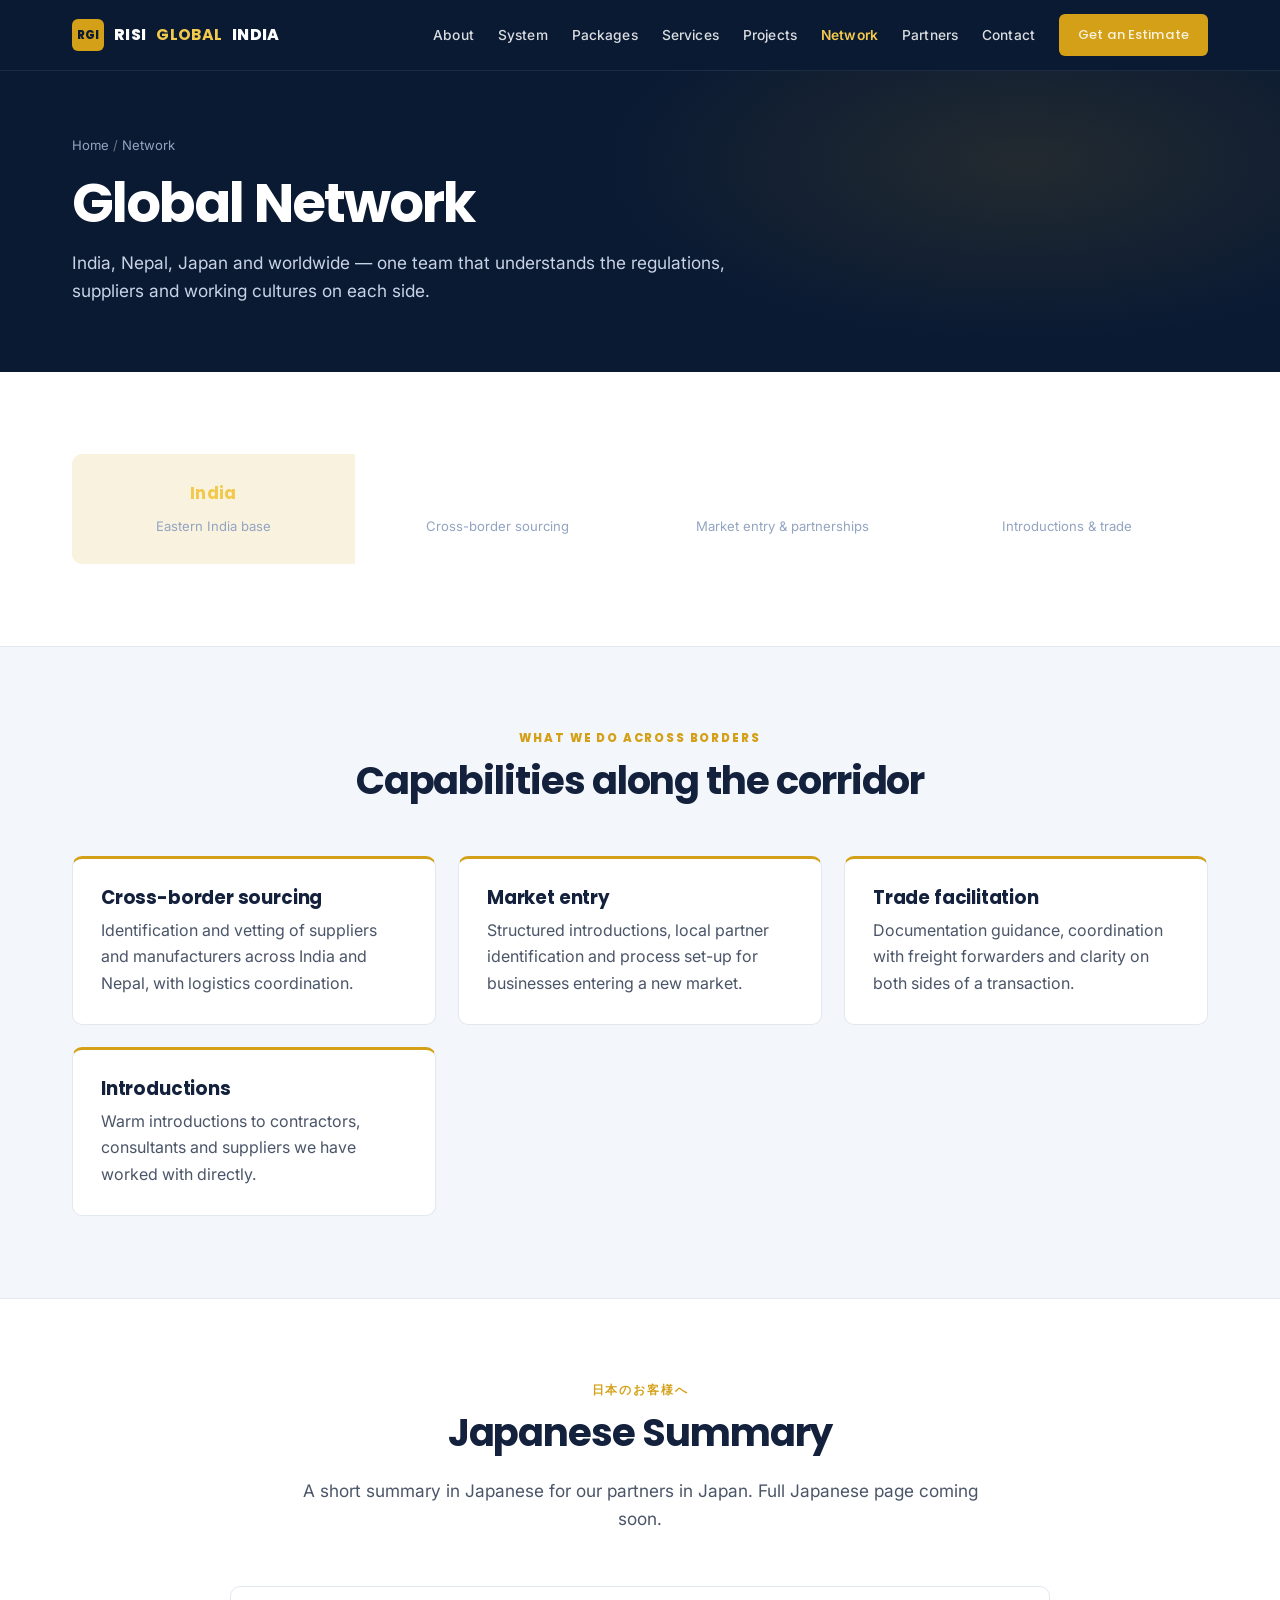
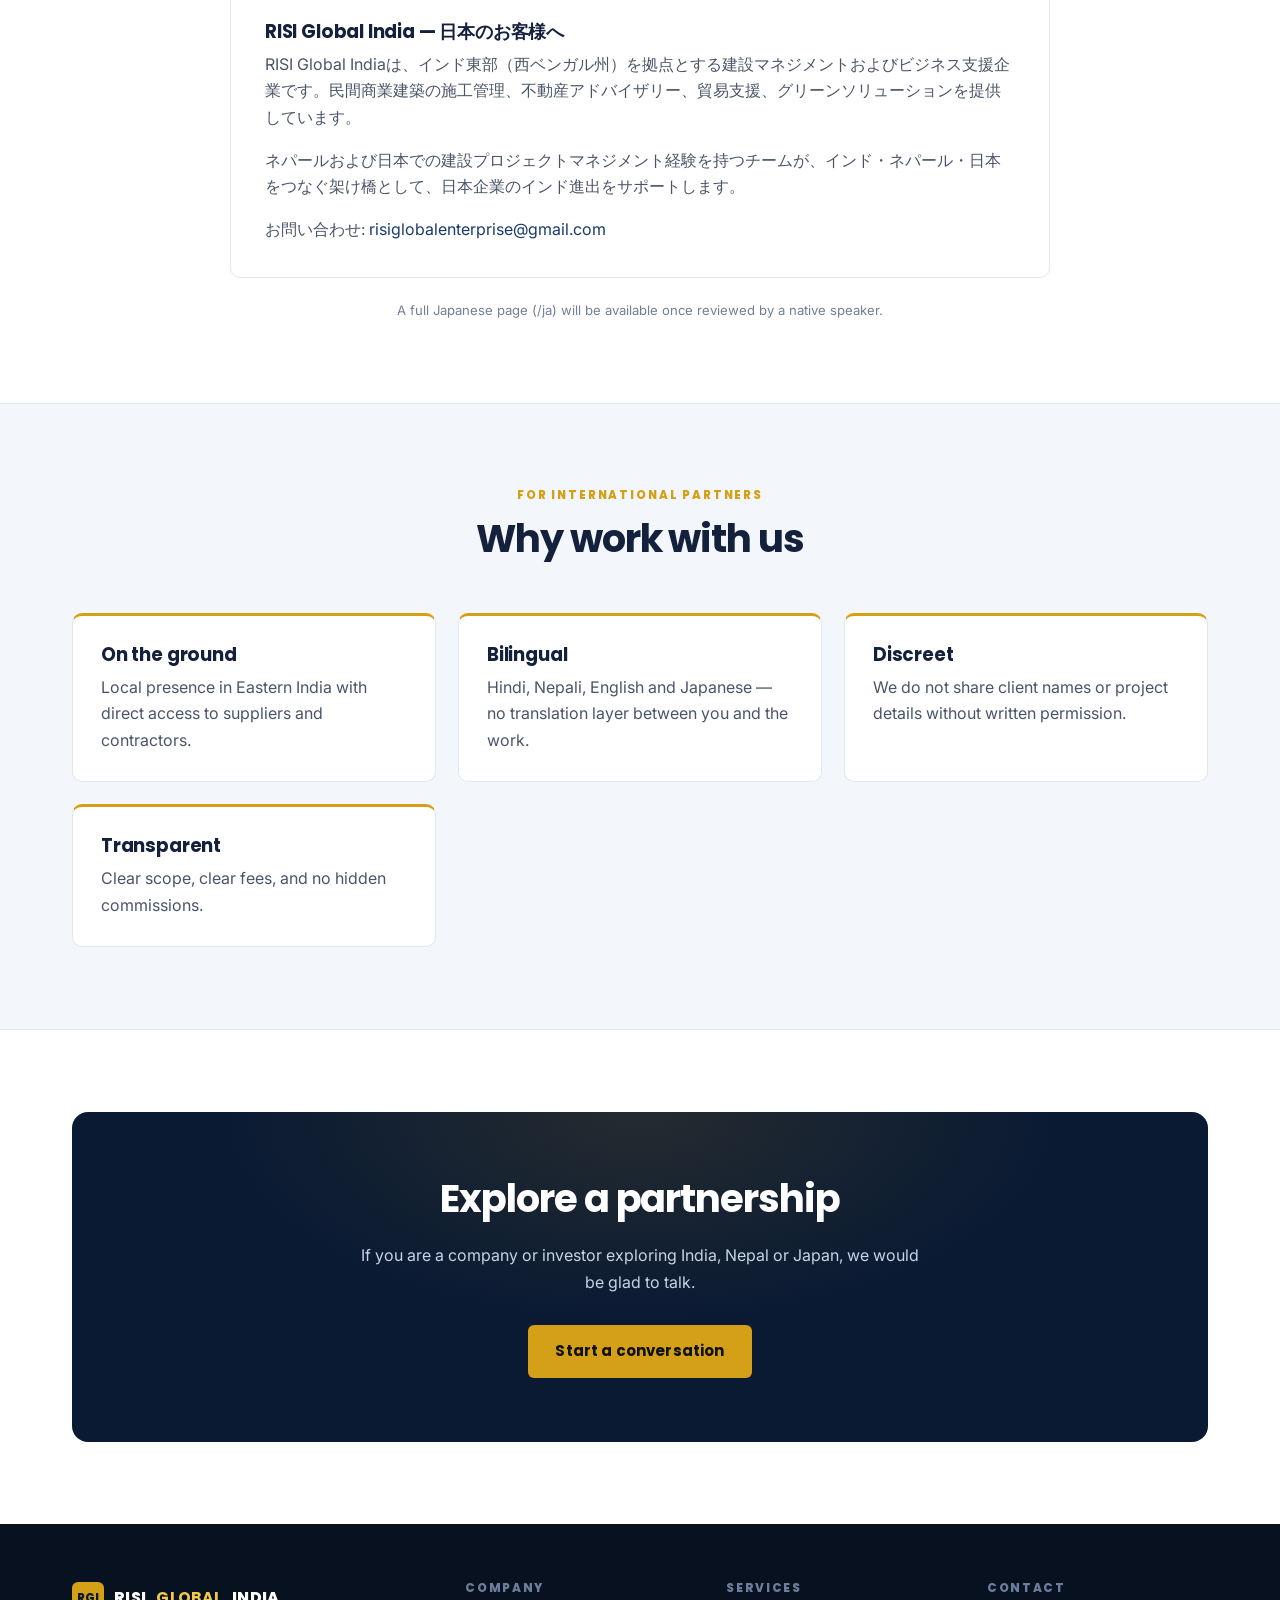
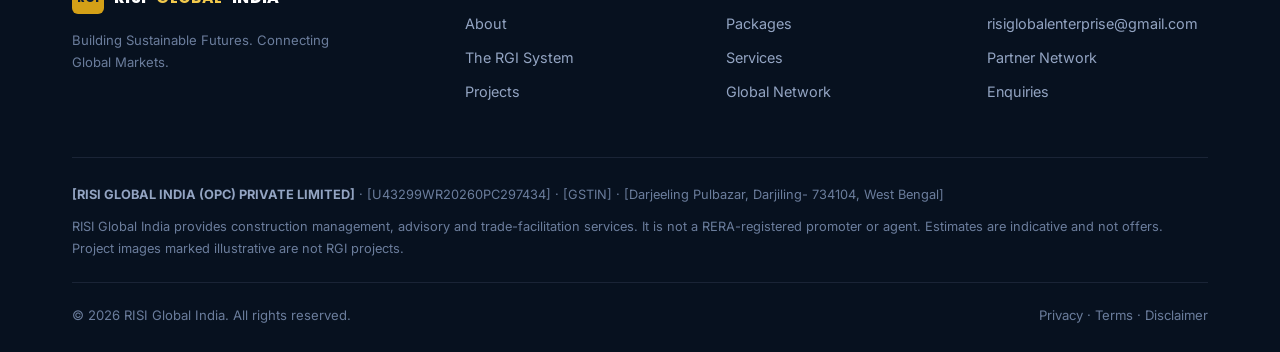
<file: network.html>
<!DOCTYPE html>
<html lang="en">
<head>
<meta charset="UTF-8">
<meta name="viewport" content="width=device-width, initial-scale=1">
<script>document.documentElement.classList.add('js');</script>
<title>Global Network — RISI Global India</title>
<meta name="description" content="Cross-border sourcing, market entry and introductions across India, Nepal, Japan and worldwide.">
<link rel="canonical" href="https://risiglobalindia.com/network.html">
<meta name="theme-color" content="#0a1a33">
<link rel="preconnect" href="https://fonts.googleapis.com">
<link rel="preconnect" href="https://fonts.gstatic.com" crossorigin>
<link href="https://fonts.googleapis.com/css2?family=Inter:wght@400;500;600;700&family=Poppins:wght@600;700;800&display=swap" rel="stylesheet">
<link rel="icon" href="assets/favicon.svg" type="image/svg+xml">
<link rel="stylesheet" href="css/styles.css">
</head>
<body>

<header class="site-header">
  <div class="container">
    <a class="brand" href="index.html"><span class="brand__mark">RGI</span> RISI <b>GLOBAL</b> INDIA</a>
    <button class="nav-toggle" aria-expanded="false" aria-controls="nav" aria-label="Toggle menu"><span></span><span></span><span></span></button>
    <nav class="nav" id="nav">
      <a href="about.html">About</a>
      <a href="system.html">System</a>
      <a href="packages.html">Packages</a>
      <a href="services.html">Services</a>
      <a href="projects.html">Projects</a>
      <a href="network.html" aria-current="page">Network</a>
      <a href="partners.html">Partners</a>
      <a href="contact.html">Contact</a>
      <a class="btn btn--gold" href="contact.html">Get an Estimate</a>
    </nav>
  </div>
</header>

<main>

  <section class="page-head">
    <div class="container">
      <p class="breadcrumb"><a href="index.html">Home</a> <span>/</span> Network</p>
      <h1>Global Network</h1>
      <p class="lead">India, Nepal, Japan and worldwide &mdash; one team that understands the regulations, suppliers and working cultures on each side.</p>
    </div>
  </section>

  <section class="section">
    <div class="container">
      <div class="corridor">
        <div class="corridor__cell corridor__cell--accent"><b>India</b><span>Eastern India base</span></div>
        <div class="corridor__cell"><b>Nepal</b><span>Cross-border sourcing</span></div>
        <div class="corridor__cell"><b>Japan</b><span>Market entry &amp; partnerships</span></div>
        <div class="corridor__cell"><b>Worldwide</b><span>Introductions &amp; trade</span></div>
      </div>
    </div>
  </section>

  <section class="section section--soft">
    <div class="container">
      <div class="section-head">
        <p class="eyebrow">What we do across borders</p>
        <h2>Capabilities along the corridor</h2>
      </div>

      <div class="cards">
        <article class="card card--gold-top">
          <h3>Cross-border sourcing</h3>
          <p>Identification and vetting of suppliers and manufacturers across India and Nepal, with logistics coordination.</p>
        </article>
        <article class="card card--gold-top">
          <h3>Market entry</h3>
          <p>Structured introductions, local partner identification and process set-up for businesses entering a new market.</p>
        </article>
        <article class="card card--gold-top">
          <h3>Trade facilitation</h3>
          <p>Documentation guidance, coordination with freight forwarders and clarity on both sides of a transaction.</p>
        </article>
        <article class="card card--gold-top">
          <h3>Introductions</h3>
          <p>Warm introductions to contractors, consultants and suppliers we have worked with directly.</p>
        </article>
      </div>
    </div>
  </section>

  <section class="section">
    <div class="container">
      <div class="section-head">
        <p class="eyebrow">日本のお客様へ</p>
        <h2>Japanese Summary</h2>
        <p class="lead">A short summary in Japanese for our partners in Japan. Full Japanese page coming soon.</p>
      </div>

      <div class="card" style="max-width:820px;margin:0 auto;padding:34px">
        <h3>RISI Global India &mdash; 日本のお客様へ</h3>
        <p>RISI Global Indiaは、インド東部（西ベンガル州）を拠点とする建設マネジメントおよびビジネス支援企業です。民間商業建築の施工管理、不動産アドバイザリー、貿易支援、グリーンソリューションを提供しています。</p>
        <p>ネパールおよび日本での建設プロジェクトマネジメント経験を持つチームが、インド・ネパール・日本をつなぐ架け橋として、日本企業のインド進出をサポートします。</p>
        <p style="margin-bottom:0">お問い合わせ: <a href="mailto:risiglobalenterprise@gmail.com">risiglobalenterprise@gmail.com</a></p>
      </div>

      <p class="form-note center" style="margin-top:22px">A full Japanese page (/ja) will be available once reviewed by a native speaker.</p>
    </div>
  </section>

  <section class="section section--soft">
    <div class="container">
      <div class="section-head">
        <p class="eyebrow">For international partners</p>
        <h2>Why work with us</h2>
      </div>

      <div class="cards">
        <article class="card card--gold-top"><h3>On the ground</h3><p>Local presence in Eastern India with direct access to suppliers and contractors.</p></article>
        <article class="card card--gold-top"><h3>Bilingual</h3><p>Hindi, Nepali, English and Japanese &mdash; no translation layer between you and the work.</p></article>
        <article class="card card--gold-top"><h3>Discreet</h3><p>We do not share client names or project details without written permission.</p></article>
        <article class="card card--gold-top"><h3>Transparent</h3><p>Clear scope, clear fees, and no hidden commissions.</p></article>
      </div>
    </div>
  </section>

  <section class="section">
    <div class="container">
      <div class="cta-band">
        <h2>Explore a partnership</h2>
        <p>If you are a company or investor exploring India, Nepal or Japan, we would be glad to talk.</p>
        <div class="btn-row">
          <a class="btn btn--gold" href="contact.html">Start a conversation</a>
        </div>
      </div>
    </div>
  </section>

</main>

<footer class="site-footer">
  <div class="container">
    <div class="footer-grid">
      <div>
        <a class="brand" href="index.html" style="margin-bottom:16px"><span class="brand__mark">RGI</span> RISI <b>GLOBAL</b> INDIA</a>
        <p class="form-note" style="color:#6b7d9c;max-width:34ch">Building Sustainable Futures. Connecting Global Markets.</p>
      </div>
      <div>
        <h4>Company</h4>
        <ul>
          <li><a href="about.html">About</a></li>
          <li><a href="system.html">The RGI System</a></li>
          <li><a href="projects.html">Projects</a></li>
        </ul>
      </div>
      <div>
        <h4>Services</h4>
        <ul>
          <li><a href="packages.html">Packages</a></li>
          <li><a href="services.html">Services</a></li>
          <li><a href="network.html">Global Network</a></li>
        </ul>
      </div>
      <div>
        <h4>Contact</h4>
        <ul>
          <li><a href="mailto:risiglobalenterprise@gmail.com">risiglobalenterprise@gmail.com</a></li>
          <li><a href="partners.html">Partner Network</a></li>
          <li><a href="contact.html">Enquiries</a></li>
        </ul>
      </div>
    </div>
    <div class="footer-legal">
      <p><b style="color:#93a4c2">[RISI GLOBAL INDIA (OPC) PRIVATE LIMITED]</b> &middot; [U43299WR20260PC297434] &middot; [GSTIN] &middot; [Darjeeling Pulbazar, Darjiling- 734104, West Bengal]</p>
      <p>RISI Global India provides construction management, advisory and trade-facilitation services. It is not a RERA-registered promoter or agent. Estimates are indicative and not offers. Project images marked illustrative are not RGI projects.</p>
    </div>
    <div class="footer-bottom">
      <span>&copy; <span id="year">2026</span> RISI Global India. All rights reserved.</span>
      <span><a href="#">Privacy</a> &middot; <a href="#">Terms</a> &middot; <a href="#">Disclaimer</a></span>
    </div>
  </div>
</footer>

<script src="js/main.js"></script>
</body>
</html>
</file>
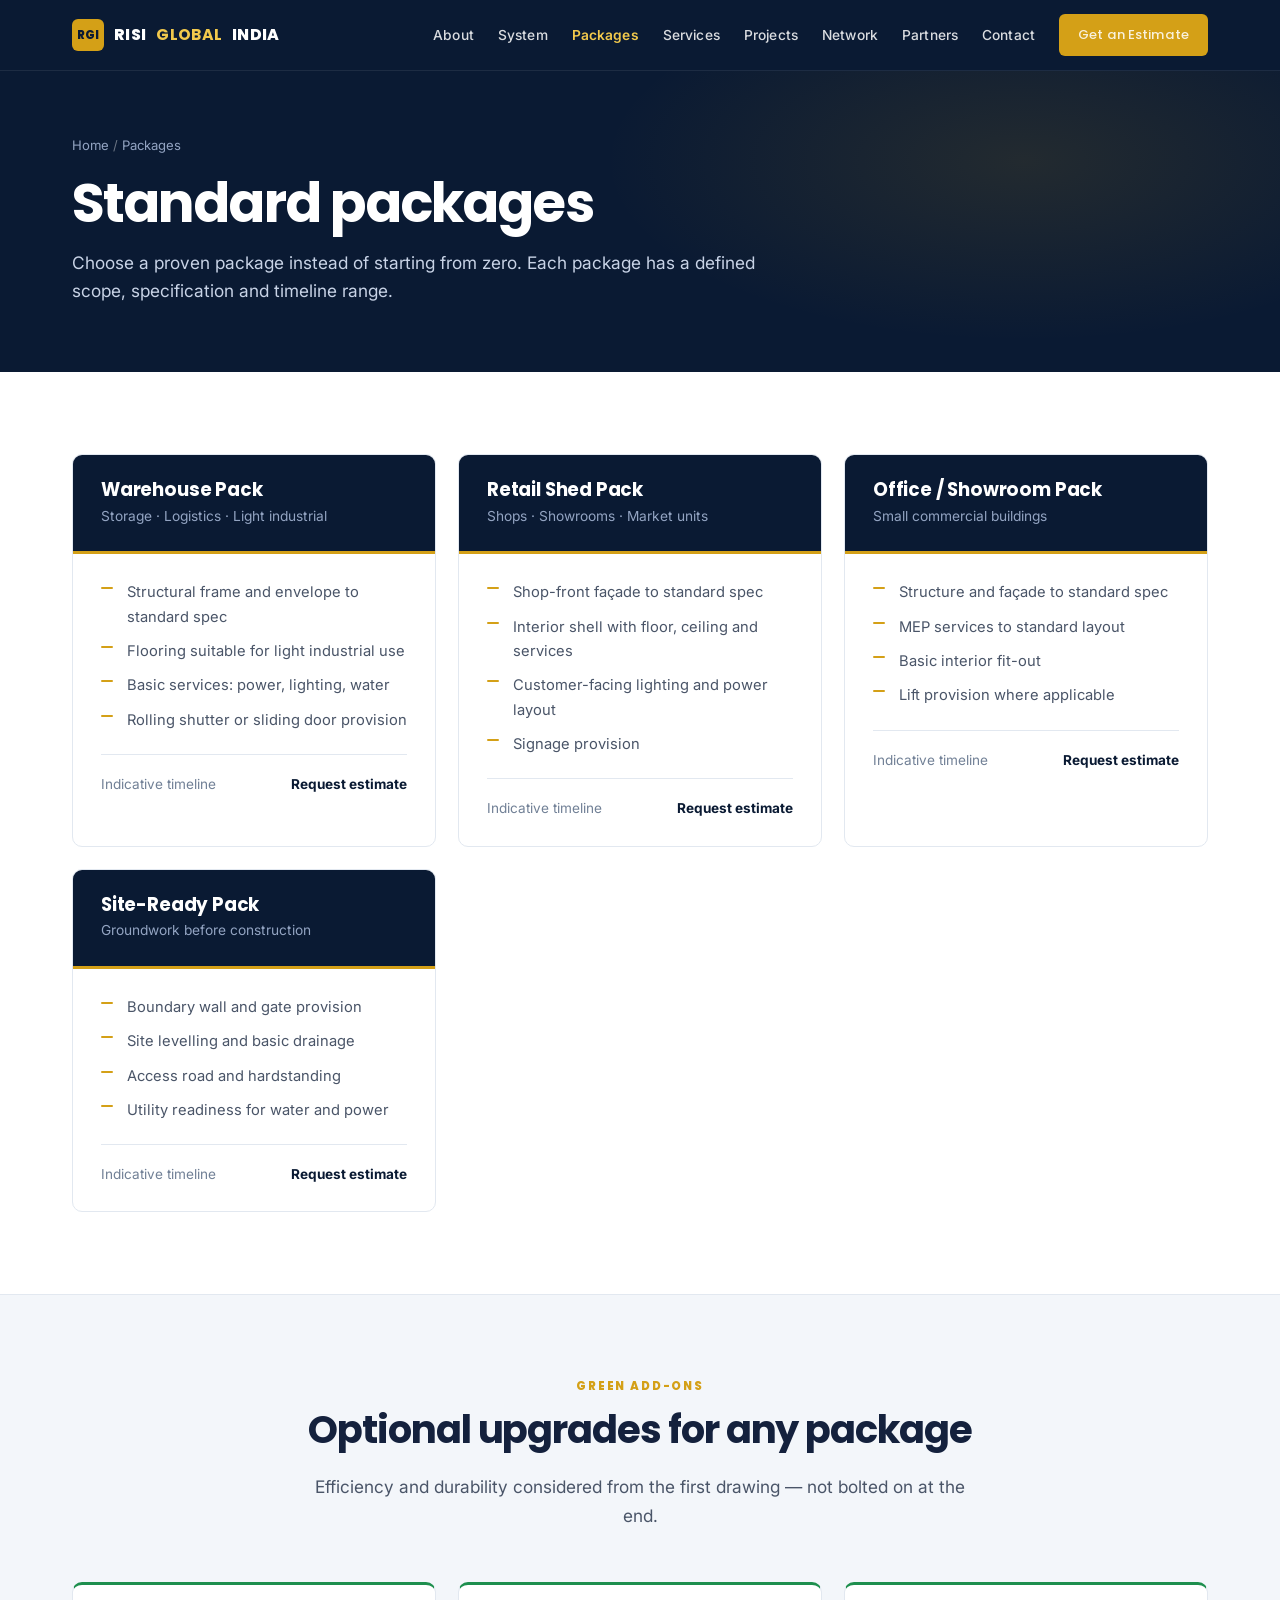
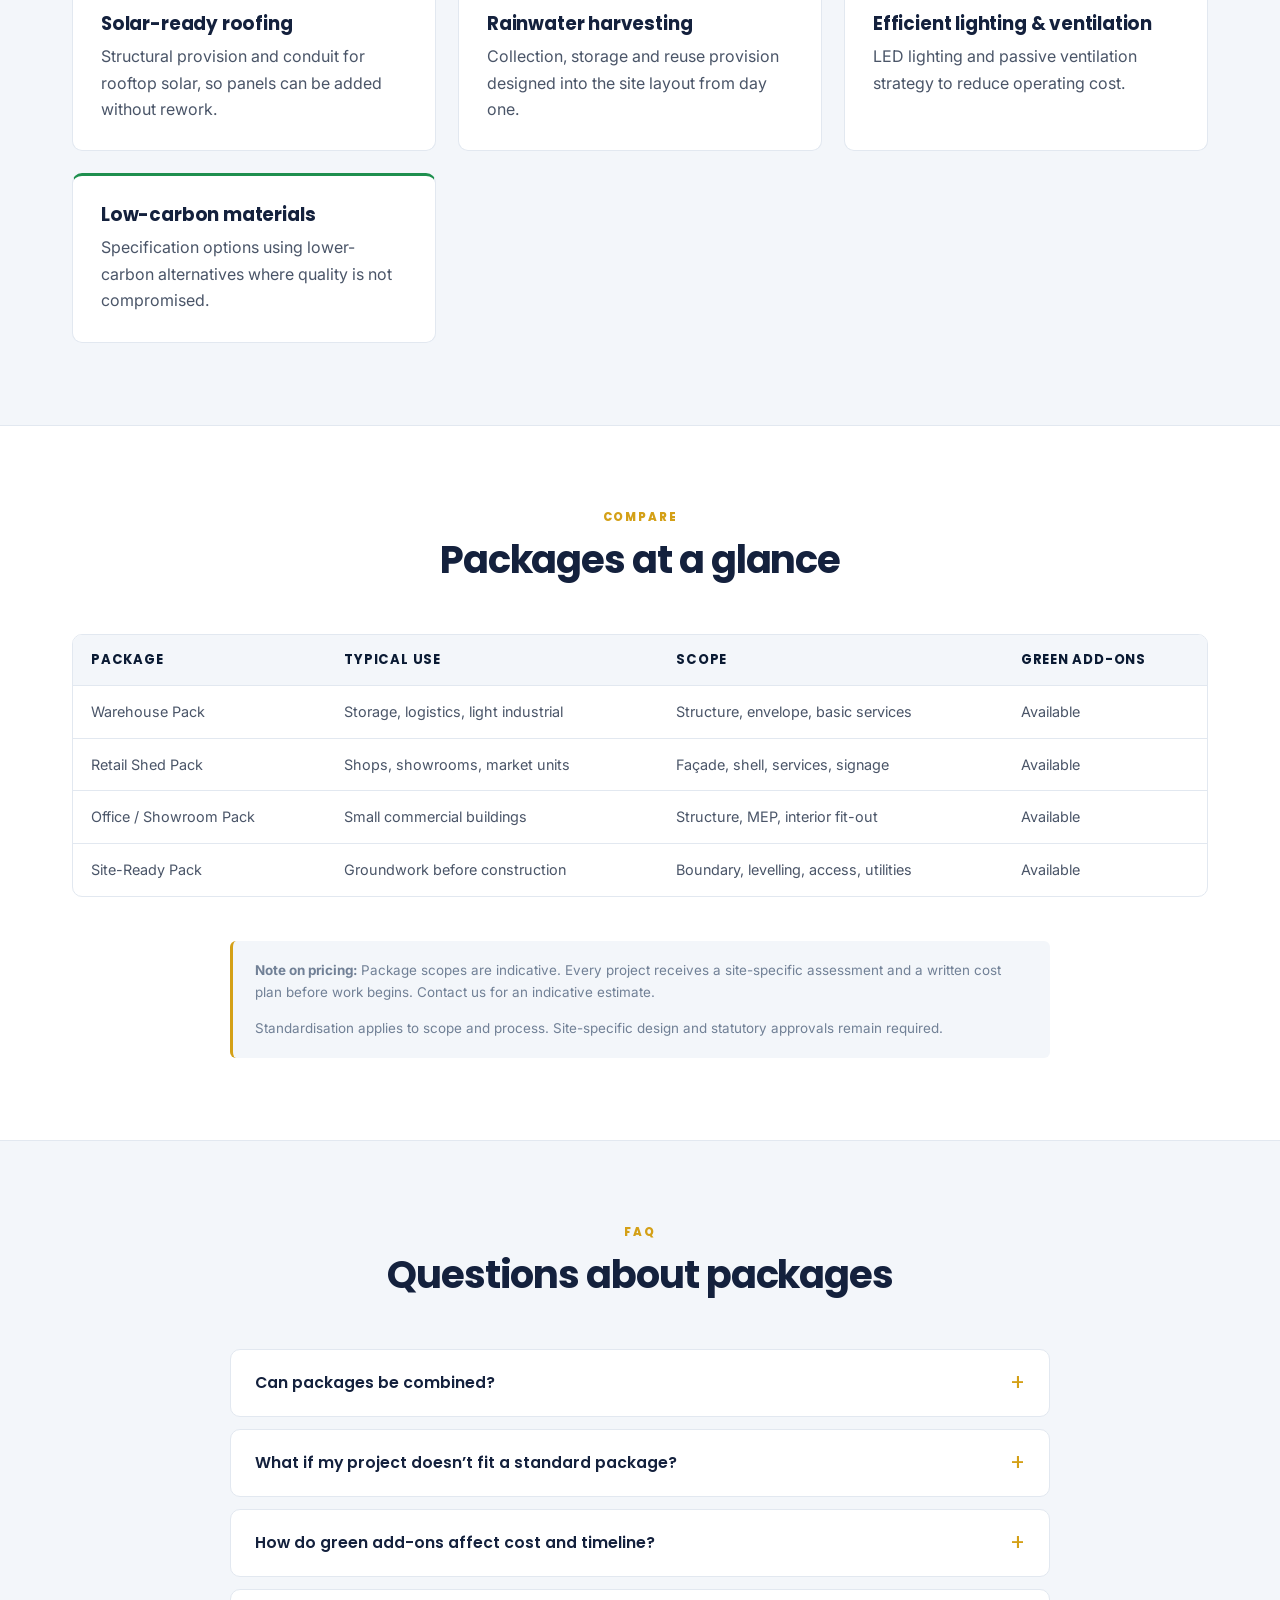
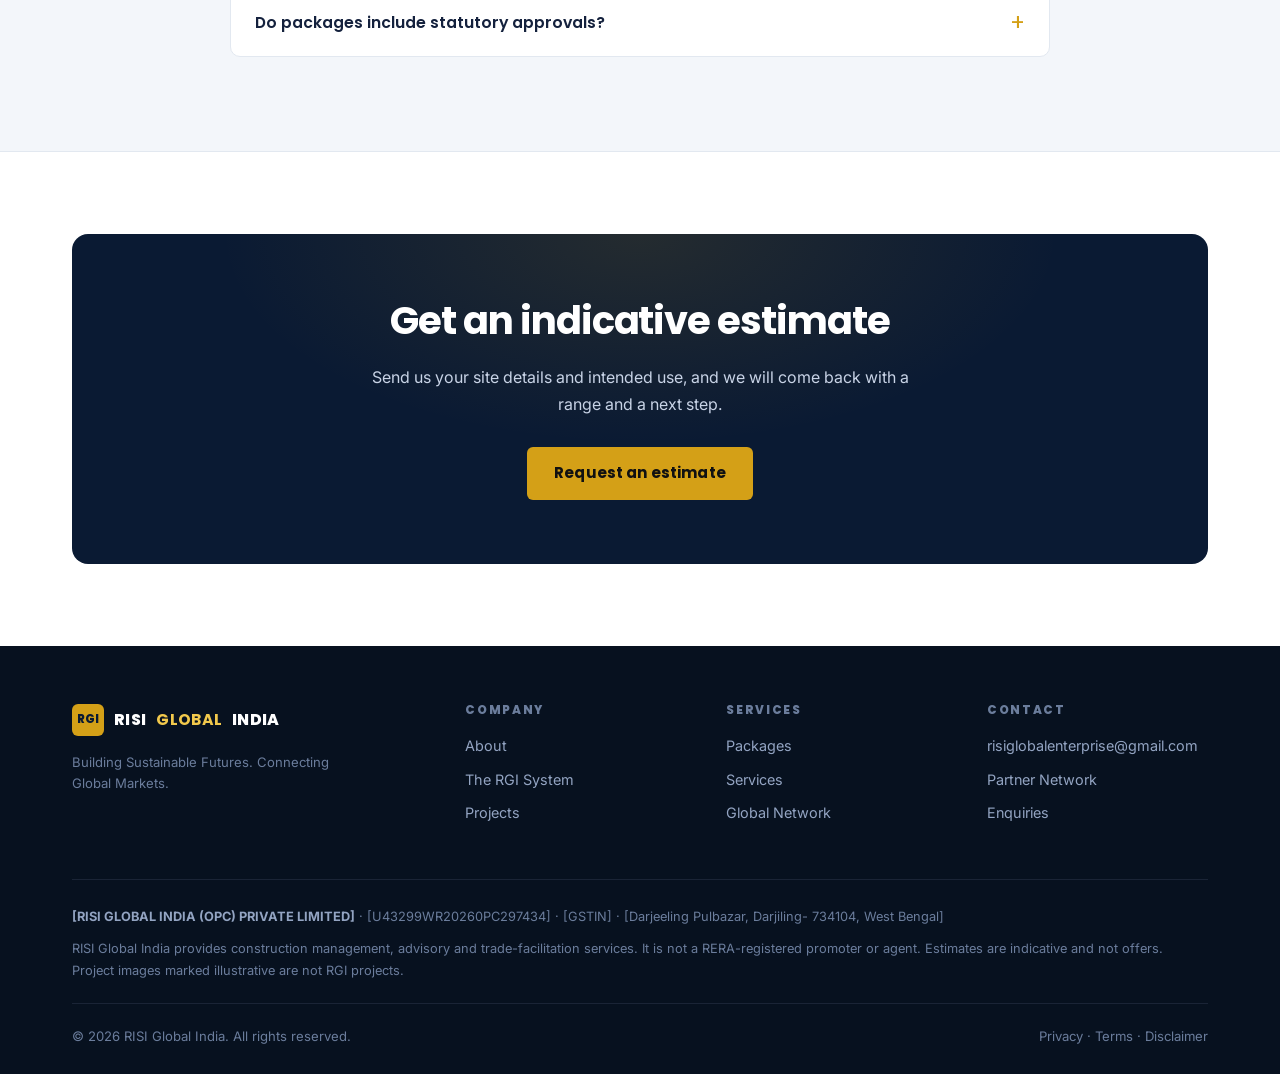
<file: packages.html>
<!DOCTYPE html>
<html lang="en">
<head>
<meta charset="UTF-8">
<meta name="viewport" content="width=device-width, initial-scale=1">
<script>document.documentElement.classList.add('js');</script>
<title>Packages — RISI Global India</title>
<meta name="description" content="Standard construction packages from RISI Global India: Warehouse, Retail Shed, Office / Showroom, Site-Ready, and Green Add-ons.">
<link rel="canonical" href="https://risiglobalindia.com/packages.html">
<meta name="theme-color" content="#0a1a33">
<link rel="preconnect" href="https://fonts.googleapis.com">
<link rel="preconnect" href="https://fonts.gstatic.com" crossorigin>
<link href="https://fonts.googleapis.com/css2?family=Inter:wght@400;500;600;700&family=Poppins:wght@600;700;800&display=swap" rel="stylesheet">
<link rel="icon" href="assets/favicon.svg" type="image/svg+xml">
<link rel="stylesheet" href="css/styles.css">
</head>
<body>

<header class="site-header">
  <div class="container">
    <a class="brand" href="index.html"><span class="brand__mark">RGI</span> RISI <b>GLOBAL</b> INDIA</a>
    <button class="nav-toggle" aria-expanded="false" aria-controls="nav" aria-label="Toggle menu"><span></span><span></span><span></span></button>
    <nav class="nav" id="nav">
      <a href="about.html">About</a>
      <a href="system.html">System</a>
      <a href="packages.html" aria-current="page">Packages</a>
      <a href="services.html">Services</a>
      <a href="projects.html">Projects</a>
      <a href="network.html">Network</a>
      <a href="partners.html">Partners</a>
      <a href="contact.html">Contact</a>
      <a class="btn btn--gold" href="contact.html">Get an Estimate</a>
    </nav>
  </div>
</header>

<main>

  <section class="page-head">
    <div class="container">
      <p class="breadcrumb"><a href="index.html">Home</a> <span>/</span> Packages</p>
      <h1>Standard packages</h1>
      <p class="lead">Choose a proven package instead of starting from zero. Each package has a defined scope, specification and timeline range.</p>
    </div>
  </section>

  <section class="section">
    <div class="container">
      <div class="cards">

        <article class="pkg reveal">
          <div class="pkg__head">
            <h3>Warehouse Pack</h3>
            <p>Storage &middot; Logistics &middot; Light industrial</p>
          </div>
          <div class="pkg__body">
            <ul class="checklist">
              <li>Structural frame and envelope to standard spec</li>
              <li>Flooring suitable for light industrial use</li>
              <li>Basic services: power, lighting, water</li>
              <li>Rolling shutter or sliding door provision</li>
            </ul>
            <div class="pkg__meta"><span>Indicative timeline</span><a href="contact.html"><strong>Request estimate</strong></a></div>
          </div>
        </article>

        <article class="pkg reveal">
          <div class="pkg__head">
            <h3>Retail Shed Pack</h3>
            <p>Shops &middot; Showrooms &middot; Market units</p>
          </div>
          <div class="pkg__body">
            <ul class="checklist">
              <li>Shop-front façade to standard spec</li>
              <li>Interior shell with floor, ceiling and services</li>
              <li>Customer-facing lighting and power layout</li>
              <li>Signage provision</li>
            </ul>
            <div class="pkg__meta"><span>Indicative timeline</span><a href="contact.html"><strong>Request estimate</strong></a></div>
          </div>
        </article>

        <article class="pkg reveal">
          <div class="pkg__head">
            <h3>Office / Showroom Pack</h3>
            <p>Small commercial buildings</p>
          </div>
          <div class="pkg__body">
            <ul class="checklist">
              <li>Structure and façade to standard spec</li>
              <li>MEP services to standard layout</li>
              <li>Basic interior fit-out</li>
              <li>Lift provision where applicable</li>
            </ul>
            <div class="pkg__meta"><span>Indicative timeline</span><a href="contact.html"><strong>Request estimate</strong></a></div>
          </div>
        </article>

        <article class="pkg reveal">
          <div class="pkg__head">
            <h3>Site-Ready Pack</h3>
            <p>Groundwork before construction</p>
          </div>
          <div class="pkg__body">
            <ul class="checklist">
              <li>Boundary wall and gate provision</li>
              <li>Site levelling and basic drainage</li>
              <li>Access road and hardstanding</li>
              <li>Utility readiness for water and power</li>
            </ul>
            <div class="pkg__meta"><span>Indicative timeline</span><a href="contact.html"><strong>Request estimate</strong></a></div>
          </div>
        </article>

      </div>
    </div>
  </section>

  <section class="section section--soft">
    <div class="container">
      <div class="section-head">
        <p class="eyebrow">Green Add-ons</p>
        <h2>Optional upgrades for any package</h2>
        <p class="lead">Efficiency and durability considered from the first drawing &mdash; not bolted on at the end.</p>
      </div>

      <div class="cards">
        <article class="card card--green-top">
          <h3>Solar-ready roofing</h3>
          <p>Structural provision and conduit for rooftop solar, so panels can be added without rework.</p>
        </article>
        <article class="card card--green-top">
          <h3>Rainwater harvesting</h3>
          <p>Collection, storage and reuse provision designed into the site layout from day one.</p>
        </article>
        <article class="card card--green-top">
          <h3>Efficient lighting &amp; ventilation</h3>
          <p>LED lighting and passive ventilation strategy to reduce operating cost.</p>
        </article>
        <article class="card card--green-top">
          <h3>Low-carbon materials</h3>
          <p>Specification options using lower-carbon alternatives where quality is not compromised.</p>
        </article>
      </div>
    </div>
  </section>

  <section class="section">
    <div class="container">
      <div class="section-head">
        <p class="eyebrow">Compare</p>
        <h2>Packages at a glance</h2>
      </div>

      <div class="table-wrap">
        <table class="compare">
          <thead>
            <tr>
              <th>Package</th>
              <th>Typical use</th>
              <th>Scope</th>
              <th>Green add-ons</th>
            </tr>
          </thead>
          <tbody>
            <tr><td>Warehouse Pack</td><td>Storage, logistics, light industrial</td><td>Structure, envelope, basic services</td><td>Available</td></tr>
            <tr><td>Retail Shed Pack</td><td>Shops, showrooms, market units</td><td>Façade, shell, services, signage</td><td>Available</td></tr>
            <tr><td>Office / Showroom Pack</td><td>Small commercial buildings</td><td>Structure, MEP, interior fit-out</td><td>Available</td></tr>
            <tr><td>Site-Ready Pack</td><td>Groundwork before construction</td><td>Boundary, levelling, access, utilities</td><td>Available</td></tr>
          </tbody>
        </table>
      </div>

      <div class="disclaimer" style="max-width:820px;margin:44px auto 0">
        <p><strong>Note on pricing:</strong> Package scopes are indicative. Every project receives a site-specific assessment and a written cost plan before work begins. Contact us for an indicative estimate.</p>
        <p>Standardisation applies to scope and process. Site-specific design and statutory approvals remain required.</p>
      </div>
    </div>
  </section>

  <section class="section section--soft">
    <div class="container">
      <div class="section-head">
        <p class="eyebrow">FAQ</p>
        <h2>Questions about packages</h2>
      </div>
      <div style="max-width:820px;margin:0 auto">
        <details class="faq">
          <summary>Can packages be combined?</summary>
          <div class="faq__body"><p>Yes. A Site-Ready Pack can lead into a Warehouse Pack, for example, or a client can select more than one package for different parts of a larger site.</p></div>
        </details>
        <details class="faq">
          <summary>What if my project doesn&rsquo;t fit a standard package?</summary>
          <div class="faq__body"><p>We still work with custom scopes. Packages simply provide a faster starting point where they fit. Tell us about your project and we will tell you honestly which route is best.</p></div>
        </details>
        <details class="faq">
          <summary>How do green add-ons affect cost and timeline?</summary>
          <div class="faq__body"><p>It varies by add-on and by site. Solar-ready roofing and rainwater harvesting are cheapest when designed in at the start. Each is quoted individually.</p></div>
        </details>
        <details class="faq">
          <summary>Do packages include statutory approvals?</summary>
          <div class="faq__body"><p>No, by default. Local authority approvals are the client&rsquo;s responsibility unless we agree otherwise in writing.</p></div>
        </details>
      </div>
    </div>
  </section>

  <section class="section">
    <div class="container">
      <div class="cta-band">
        <h2>Get an indicative estimate</h2>
        <p>Send us your site details and intended use, and we will come back with a range and a next step.</p>
        <div class="btn-row">
          <a class="btn btn--gold" href="contact.html">Request an estimate</a>
        </div>
      </div>
    </div>
  </section>

</main>

<footer class="site-footer">
  <div class="container">
    <div class="footer-grid">
      <div>
        <a class="brand" href="index.html" style="margin-bottom:16px"><span class="brand__mark">RGI</span> RISI <b>GLOBAL</b> INDIA</a>
        <p class="form-note" style="color:#6b7d9c;max-width:34ch">Building Sustainable Futures. Connecting Global Markets.</p>
      </div>
      <div>
        <h4>Company</h4>
        <ul>
          <li><a href="about.html">About</a></li>
          <li><a href="system.html">The RGI System</a></li>
          <li><a href="projects.html">Projects</a></li>
        </ul>
      </div>
      <div>
        <h4>Services</h4>
        <ul>
          <li><a href="packages.html">Packages</a></li>
          <li><a href="services.html">Services</a></li>
          <li><a href="network.html">Global Network</a></li>
        </ul>
      </div>
      <div>
        <h4>Contact</h4>
        <ul>
          <li><a href="mailto:risiglobalenterprise@gmail.com">risiglobalenterprise@gmail.com</a></li>
          <li><a href="partners.html">Partner Network</a></li>
          <li><a href="contact.html">Enquiries</a></li>
        </ul>
      </div>
    </div>
    <div class="footer-legal">
      <p><b style="color:#93a4c2">[RISI GLOBAL INDIA (OPC) PRIVATE LIMITED]</b> &middot; [U43299WR20260PC297434] &middot; [GSTIN] &middot; [Darjeeling Pulbazar, Darjiling- 734104, West Bengal]</p>
      <p>RISI Global India provides construction management, advisory and trade-facilitation services. It is not a RERA-registered promoter or agent. Estimates are indicative and not offers. Project images marked illustrative are not RGI projects.</p>
    </div>
    <div class="footer-bottom">
      <span>&copy; <span id="year">2026</span> RISI Global India. All rights reserved.</span>
      <span><a href="#">Privacy</a> &middot; <a href="#">Terms</a> &middot; <a href="#">Disclaimer</a></span>
    </div>
  </div>
</footer>

<script src="js/main.js"></script>
</body>
</html>
</file>
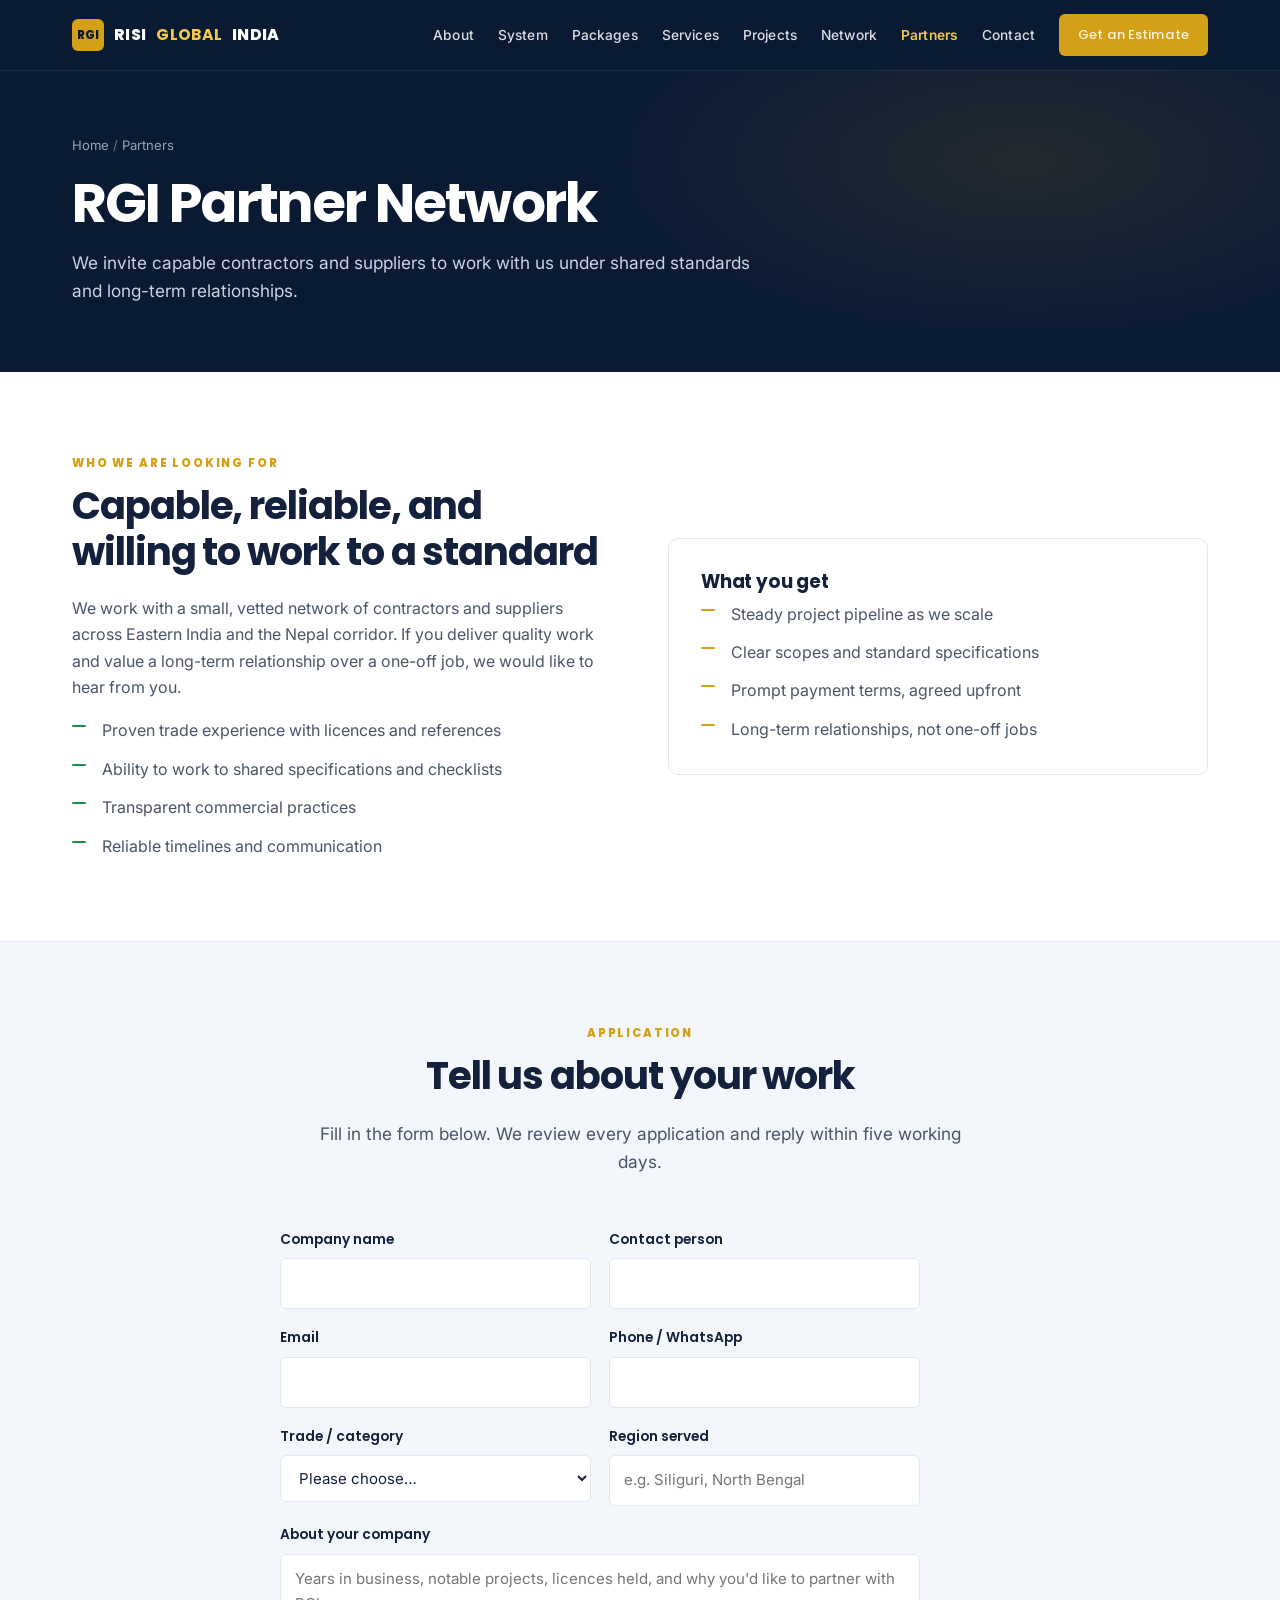
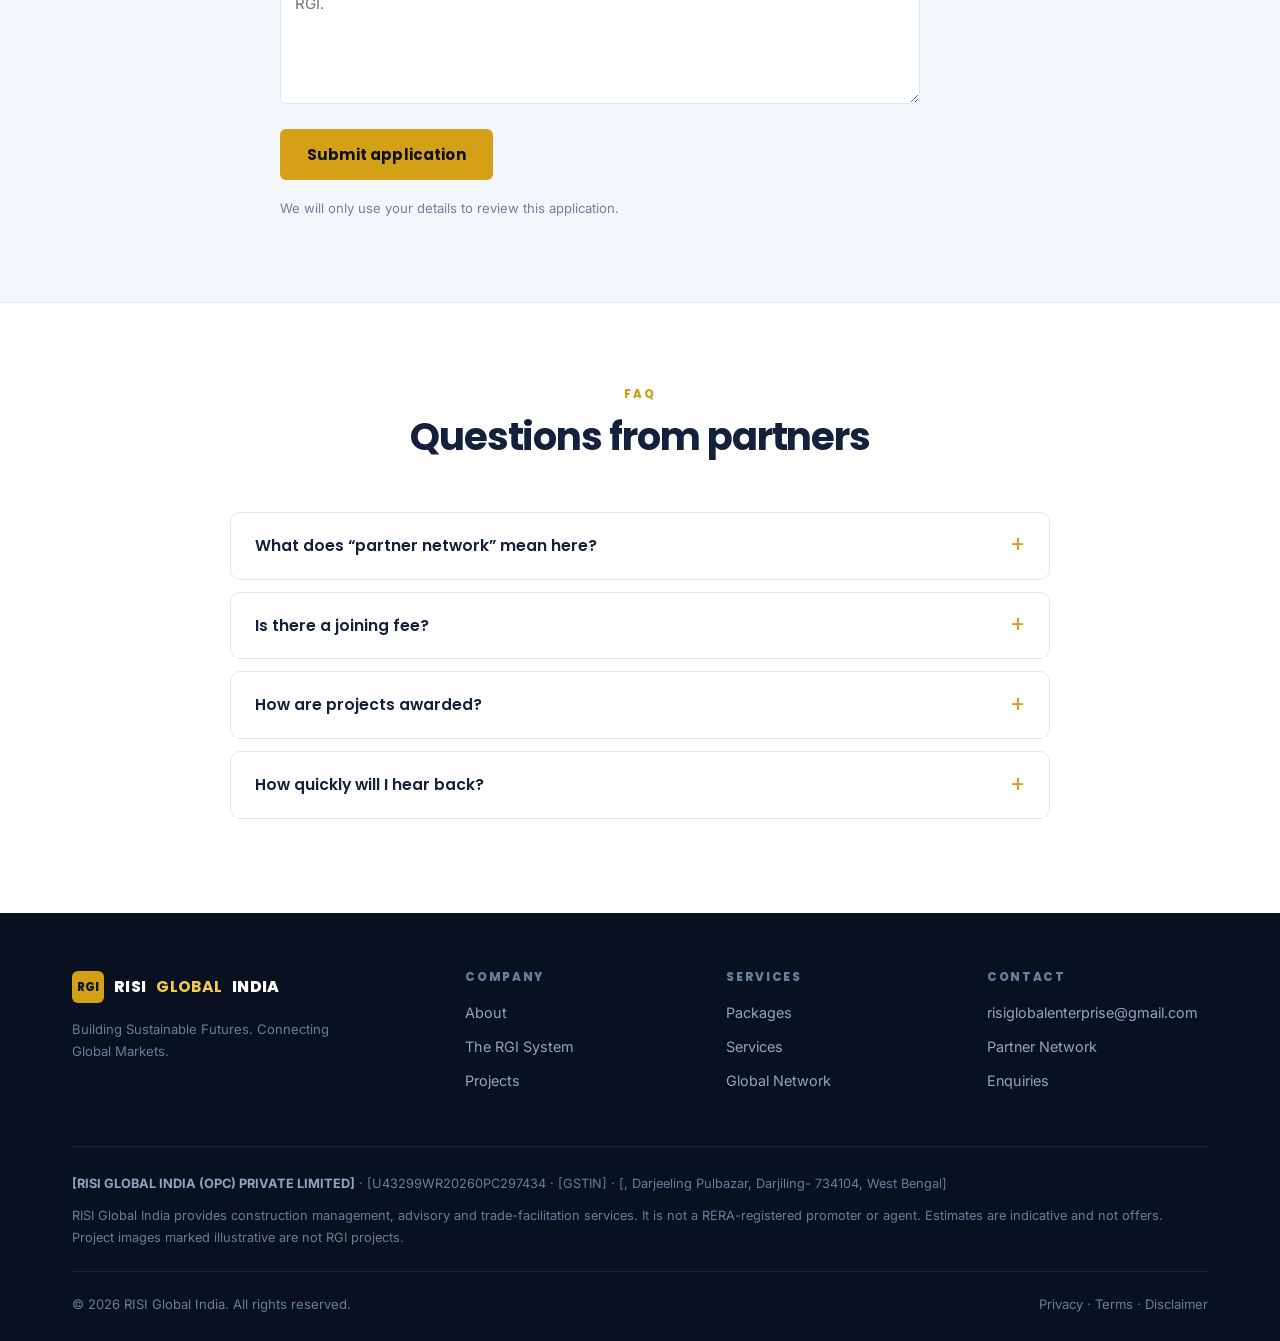
<file: partners.html>
<!DOCTYPE html>
<html lang="en">
<head>
<meta charset="UTF-8">
<meta name="viewport" content="width=device-width, initial-scale=1">
<script>document.documentElement.classList.add('js');</script>
<title>RGI Partner Network — RISI Global India</title>
<meta name="description" content="Join the RGI Partner Network. We invite capable contractors and suppliers to work with us under shared standards and long-term relationships.">
<link rel="canonical" href="https://risiglobalindia.com/partners.html">
<meta name="theme-color" content="#0a1a33">
<link rel="preconnect" href="https://fonts.googleapis.com">
<link rel="preconnect" href="https://fonts.gstatic.com" crossorigin>
<link href="https://fonts.googleapis.com/css2?family=Inter:wght@400;500;600;700&family=Poppins:wght@600;700;800&display=swap" rel="stylesheet">
<link rel="icon" href="assets/favicon.svg" type="image/svg+xml">
<link rel="stylesheet" href="css/styles.css">
</head>
<body>

<header class="site-header">
  <div class="container">
    <a class="brand" href="index.html"><span class="brand__mark">RGI</span> RISI <b>GLOBAL</b> INDIA</a>
    <button class="nav-toggle" aria-expanded="false" aria-controls="nav" aria-label="Toggle menu"><span></span><span></span><span></span></button>
    <nav class="nav" id="nav">
      <a href="about.html">About</a>
      <a href="system.html">System</a>
      <a href="packages.html">Packages</a>
      <a href="services.html">Services</a>
      <a href="projects.html">Projects</a>
      <a href="network.html">Network</a>
      <a href="partners.html" aria-current="page">Partners</a>
      <a href="contact.html">Contact</a>
      <a class="btn btn--gold" href="contact.html">Get an Estimate</a>
    </nav>
  </div>
</header>

<main>

  <section class="page-head">
    <div class="container">
      <p class="breadcrumb"><a href="index.html">Home</a> <span>/</span> Partners</p>
      <h1>RGI Partner Network</h1>
      <p class="lead">We invite capable contractors and suppliers to work with us under shared standards and long-term relationships.</p>
    </div>
  </section>

  <section class="section">
    <div class="container split">
      <div>
        <p class="eyebrow">Who we are looking for</p>
        <h2>Capable, reliable, and willing to work to a standard</h2>
        <p>We work with a small, vetted network of contractors and suppliers across Eastern India and the Nepal corridor. If you deliver quality work and value a long-term relationship over a one-off job, we would like to hear from you.</p>
        <ul class="checklist checklist--green">
          <li>Proven trade experience with licences and references</li>
          <li>Ability to work to shared specifications and checklists</li>
          <li>Transparent commercial practices</li>
          <li>Reliable timelines and communication</li>
        </ul>
      </div>
      <div>
        <div class="card" style="padding:32px">
          <h3>What you get</h3>
          <ul class="checklist">
            <li>Steady project pipeline as we scale</li>
            <li>Clear scopes and standard specifications</li>
            <li>Prompt payment terms, agreed upfront</li>
            <li>Long-term relationships, not one-off jobs</li>
          </ul>
        </div>
      </div>
    </div>
  </section>

  <section class="section section--soft">
    <div class="container">
      <div class="section-head">
        <p class="eyebrow">Application</p>
        <h2>Tell us about your work</h2>
        <p class="lead">Fill in the form below. We review every application and reply within five working days.</p>
      </div>

      <div style="max-width:720px;margin:0 auto">
        <form class="form" data-contact-form action="https://formspree.io/f/YOUR_FORM_ID" method="POST">
          <div class="form-row">
            <div class="field">
              <label for="company">Company name</label>
              <input type="text" id="company" name="company" required>
            </div>
            <div class="field">
              <label for="contact-name">Contact person</label>
              <input type="text" id="contact-name" name="contact_name" required>
            </div>
          </div>

          <div class="form-row">
            <div class="field">
              <label for="email">Email</label>
              <input type="email" id="email" name="email" required>
            </div>
            <div class="field">
              <label for="phone">Phone / WhatsApp</label>
              <input type="tel" id="phone" name="phone" required>
            </div>
          </div>

          <div class="form-row">
            <div class="field">
              <label for="trade">Trade / category</label>
              <select id="trade" name="trade" required>
                <option value="">Please choose&hellip;</option>
                <option>Civil contractor</option>
                <option>Structural steel</option>
                <option>Electrical</option>
                <option>Plumbing / MEP</option>
                <option>Finishes &amp; joinery</option>
                <option>Materials supplier</option>
                <option>Equipment supplier</option>
                <option>Consultant</option>
                <option>Other</option>
              </select>
            </div>
            <div class="field">
              <label for="region">Region served</label>
              <input type="text" id="region" name="region" placeholder="e.g. Siliguri, North Bengal" required>
            </div>
          </div>

          <div class="field">
            <label for="message">About your company</label>
            <textarea id="message" name="message" required placeholder="Years in business, notable projects, licences held, and why you'd like to partner with RGI."></textarea>
          </div>

          <input type="text" name="_gotcha" style="display:none" tabindex="-1" autocomplete="off">

          <div class="btn-row">
            <button type="submit" class="btn btn--gold">Submit application</button>
          </div>
          <p class="form-note">We will only use your details to review this application.</p>
        </form>

        <div class="form-status" id="form-status" role="status" aria-live="polite"></div>
      </div>
    </div>
  </section>

  <section class="section">
    <div class="container">
      <div class="section-head">
        <p class="eyebrow">FAQ</p>
        <h2>Questions from partners</h2>
      </div>
      <div style="max-width:820px;margin:0 auto">
        <details class="faq"><summary>What does &ldquo;partner network&rdquo; mean here?</summary><div class="faq__body"><p>A group of contractors and suppliers we work with repeatedly on projects, under shared specifications and quality checkpoints. It is not a franchise arrangement.</p></div></details>
        <details class="faq"><summary>Is there a joining fee?</summary><div class="faq__body"><p>No. There is no fee to apply or to be part of the network.</p></div></details>
        <details class="faq"><summary>How are projects awarded?</summary><div class="faq__body"><p>Based on trade, region, capacity and past performance. You will be contacted directly when a suitable project comes up.</p></div></details>
        <details class="faq"><summary>How quickly will I hear back?</summary><div class="faq__body"><p>Within five working days of your application. If we cannot use your services immediately, we will tell you honestly.</p></div></details>
      </div>
    </div>
  </section>

</main>

<footer class="site-footer">
  <div class="container">
    <div class="footer-grid">
      <div>
        <a class="brand" href="index.html" style="margin-bottom:16px"><span class="brand__mark">RGI</span> RISI <b>GLOBAL</b> INDIA</a>
        <p class="form-note" style="color:#6b7d9c;max-width:34ch">Building Sustainable Futures. Connecting Global Markets.</p>
      </div>
      <div>
        <h4>Company</h4>
        <ul>
          <li><a href="about.html">About</a></li>
          <li><a href="system.html">The RGI System</a></li>
          <li><a href="projects.html">Projects</a></li>
        </ul>
      </div>
      <div>
        <h4>Services</h4>
        <ul>
          <li><a href="packages.html">Packages</a></li>
          <li><a href="services.html">Services</a></li>
          <li><a href="network.html">Global Network</a></li>
        </ul>
      </div>
      <div>
        <h4>Contact</h4>
        <ul>
          <li><a href="mailto:risiglobalenterprise@gmail.com">risiglobalenterprise@gmail.com</a></li>
          <li><a href="partners.html">Partner Network</a></li>
          <li><a href="contact.html">Enquiries</a></li>
        </ul>
      </div>
    </div>
    <div class="footer-legal">
      <p><b style="color:#93a4c2">[RISI GLOBAL INDIA (OPC) PRIVATE LIMITED]</b> &middot; [U43299WR20260PC297434 &middot; [GSTIN] &middot; [, Darjeeling Pulbazar, Darjiling- 734104, West Bengal]</p>
      <p>RISI Global India provides construction management, advisory and trade-facilitation services. It is not a RERA-registered promoter or agent. Estimates are indicative and not offers. Project images marked illustrative are not RGI projects.</p>
    </div>
    <div class="footer-bottom">
      <span>&copy; <span id="year">2026</span> RISI Global India. All rights reserved.</span>
      <span><a href="#">Privacy</a> &middot; <a href="#">Terms</a> &middot; <a href="#">Disclaimer</a></span>
    </div>
  </div>
</footer>

<script src="js/main.js"></script>
</body>
</html>
</file>
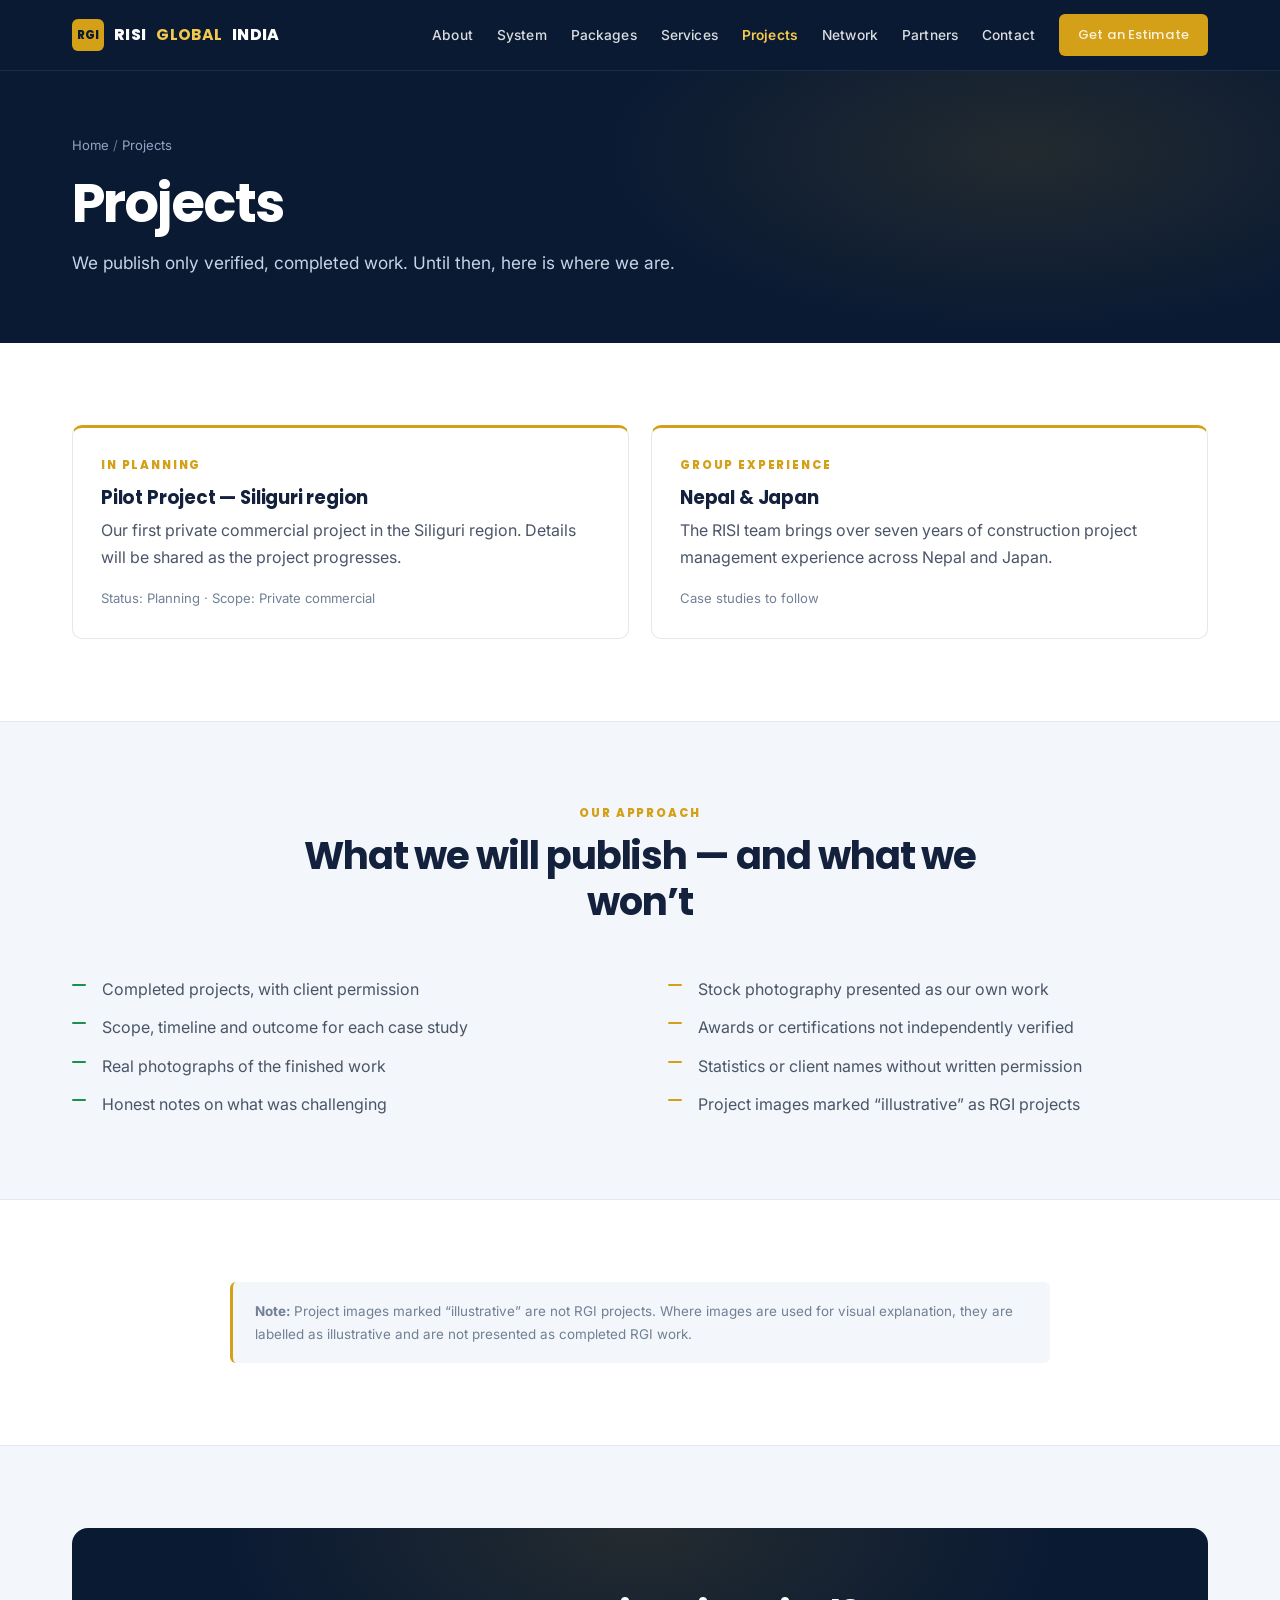
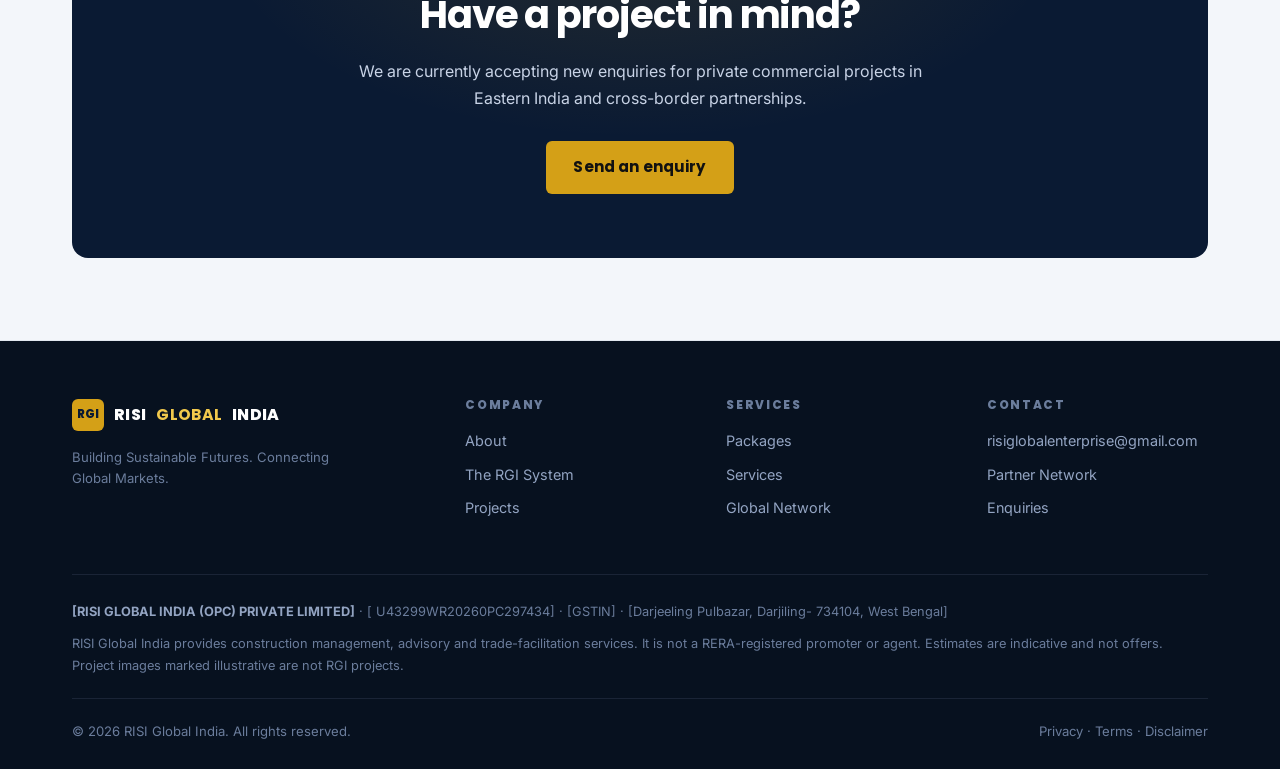
<file: projects.html>
<!DOCTYPE html>
<html lang="en">
<head>
<meta charset="UTF-8">
<meta name="viewport" content="width=device-width, initial-scale=1">
<script>document.documentElement.classList.add('js');</script>
<title>Projects — RISI Global India</title>
<meta name="description" content="Our first private commercial project in Eastern India is in planning. We publish only verified, completed work.">
<link rel="canonical" href="https://risiglobalindia.com/projects.html">
<meta name="theme-color" content="#0a1a33">
<link rel="preconnect" href="https://fonts.googleapis.com">
<link rel="preconnect" href="https://fonts.gstatic.com" crossorigin>
<link href="https://fonts.googleapis.com/css2?family=Inter:wght@400;500;600;700&family=Poppins:wght@600;700;800&display=swap" rel="stylesheet">
<link rel="icon" href="assets/favicon.svg" type="image/svg+xml">
<link rel="stylesheet" href="css/styles.css">
</head>
<body>

<header class="site-header">
  <div class="container">
    <a class="brand" href="index.html"><span class="brand__mark">RGI</span> RISI <b>GLOBAL</b> INDIA</a>
    <button class="nav-toggle" aria-expanded="false" aria-controls="nav" aria-label="Toggle menu"><span></span><span></span><span></span></button>
    <nav class="nav" id="nav">
      <a href="about.html">About</a>
      <a href="system.html">System</a>
      <a href="packages.html">Packages</a>
      <a href="services.html">Services</a>
      <a href="projects.html" aria-current="page">Projects</a>
      <a href="network.html">Network</a>
      <a href="partners.html">Partners</a>
      <a href="contact.html">Contact</a>
      <a class="btn btn--gold" href="contact.html">Get an Estimate</a>
    </nav>
  </div>
</header>

<main>

  <section class="page-head">
    <div class="container">
      <p class="breadcrumb"><a href="index.html">Home</a> <span>/</span> Projects</p>
      <h1>Projects</h1>
      <p class="lead">We publish only verified, completed work. Until then, here is where we are.</p>
    </div>
  </section>

  <section class="section">
    <div class="container">
      <div class="cards">

        <article class="card card--gold-top reveal">
          <p class="eyebrow" style="margin-bottom:12px">In planning</p>
          <h3>Pilot Project &mdash; Siliguri region</h3>
          <p>Our first private commercial project in the Siliguri region. Details will be shared as the project progresses.</p>
          <p class="form-note" style="margin:18px 0 0">Status: Planning &middot; Scope: Private commercial</p>
        </article>

        <article class="card card--gold-top reveal">
          <p class="eyebrow" style="margin-bottom:12px">Group experience</p>
          <h3>Nepal &amp; Japan</h3>
          <p>The RISI team brings over seven years of construction project management experience across Nepal and Japan.</p>
          <p class="form-note" style="margin:18px 0 0">Case studies to follow</p>
        </article>

      </div>
    </div>
  </section>

  <section class="section section--soft">
    <div class="container">
      <div class="section-head">
        <p class="eyebrow">Our approach</p>
        <h2>What we will publish &mdash; and what we won&rsquo;t</h2>
      </div>

      <div class="split">
        <div>
          <ul class="checklist checklist--green">
            <li>Completed projects, with client permission</li>
            <li>Scope, timeline and outcome for each case study</li>
            <li>Real photographs of the finished work</li>
            <li>Honest notes on what was challenging</li>
          </ul>
        </div>
        <div>
          <ul class="checklist">
            <li>Stock photography presented as our own work</li>
            <li>Awards or certifications not independently verified</li>
            <li>Statistics or client names without written permission</li>
            <li>Project images marked &ldquo;illustrative&rdquo; as RGI projects</li>
          </ul>
        </div>
      </div>
    </div>
  </section>

  <section class="section">
    <div class="container">
      <div class="disclaimer" style="max-width:820px;margin:0 auto">
        <p><strong>Note:</strong> Project images marked &ldquo;illustrative&rdquo; are not RGI projects. Where images are used for visual explanation, they are labelled as illustrative and are not presented as completed RGI work.</p>
      </div>
    </div>
  </section>

  <section class="section section--soft">
    <div class="container">
      <div class="cta-band">
        <h2>Have a project in mind?</h2>
        <p>We are currently accepting new enquiries for private commercial projects in Eastern India and cross-border partnerships.</p>
        <div class="btn-row">
          <a class="btn btn--gold" href="contact.html">Send an enquiry</a>
        </div>
      </div>
    </div>
  </section>

</main>

<footer class="site-footer">
  <div class="container">
    <div class="footer-grid">
      <div>
        <a class="brand" href="index.html" style="margin-bottom:16px"><span class="brand__mark">RGI</span> RISI <b>GLOBAL</b> INDIA</a>
        <p class="form-note" style="color:#6b7d9c;max-width:34ch">Building Sustainable Futures. Connecting Global Markets.</p>
      </div>
      <div>
        <h4>Company</h4>
        <ul>
          <li><a href="about.html">About</a></li>
          <li><a href="system.html">The RGI System</a></li>
          <li><a href="projects.html">Projects</a></li>
        </ul>
      </div>
      <div>
        <h4>Services</h4>
        <ul>
          <li><a href="packages.html">Packages</a></li>
          <li><a href="services.html">Services</a></li>
          <li><a href="network.html">Global Network</a></li>
        </ul>
      </div>
      <div>
        <h4>Contact</h4>
        <ul>
          <li><a href="mailto:risiglobalenterprise@gmail.com">risiglobalenterprise@gmail.com</a></li>
          <li><a href="partners.html">Partner Network</a></li>
          <li><a href="contact.html">Enquiries</a></li>
        </ul>
      </div>
    </div>
    <div class="footer-legal">
      <p><b style="color:#93a4c2">[RISI GLOBAL INDIA (OPC) PRIVATE LIMITED]</b> &middot; [ U43299WR20260PC297434] &middot; [GSTIN] &middot; [Darjeeling Pulbazar, Darjiling- 734104, West Bengal]</p>
      <p>RISI Global India provides construction management, advisory and trade-facilitation services. It is not a RERA-registered promoter or agent. Estimates are indicative and not offers. Project images marked illustrative are not RGI projects.</p>
    </div>
    <div class="footer-bottom">
      <span>&copy; <span id="year">2026</span> RISI Global India. All rights reserved.</span>
      <span><a href="#">Privacy</a> &middot; <a href="#">Terms</a> &middot; <a href="#">Disclaimer</a></span>
    </div>
  </div>
</footer>

<script src="js/main.js"></script>
</body>
</html>
</file>
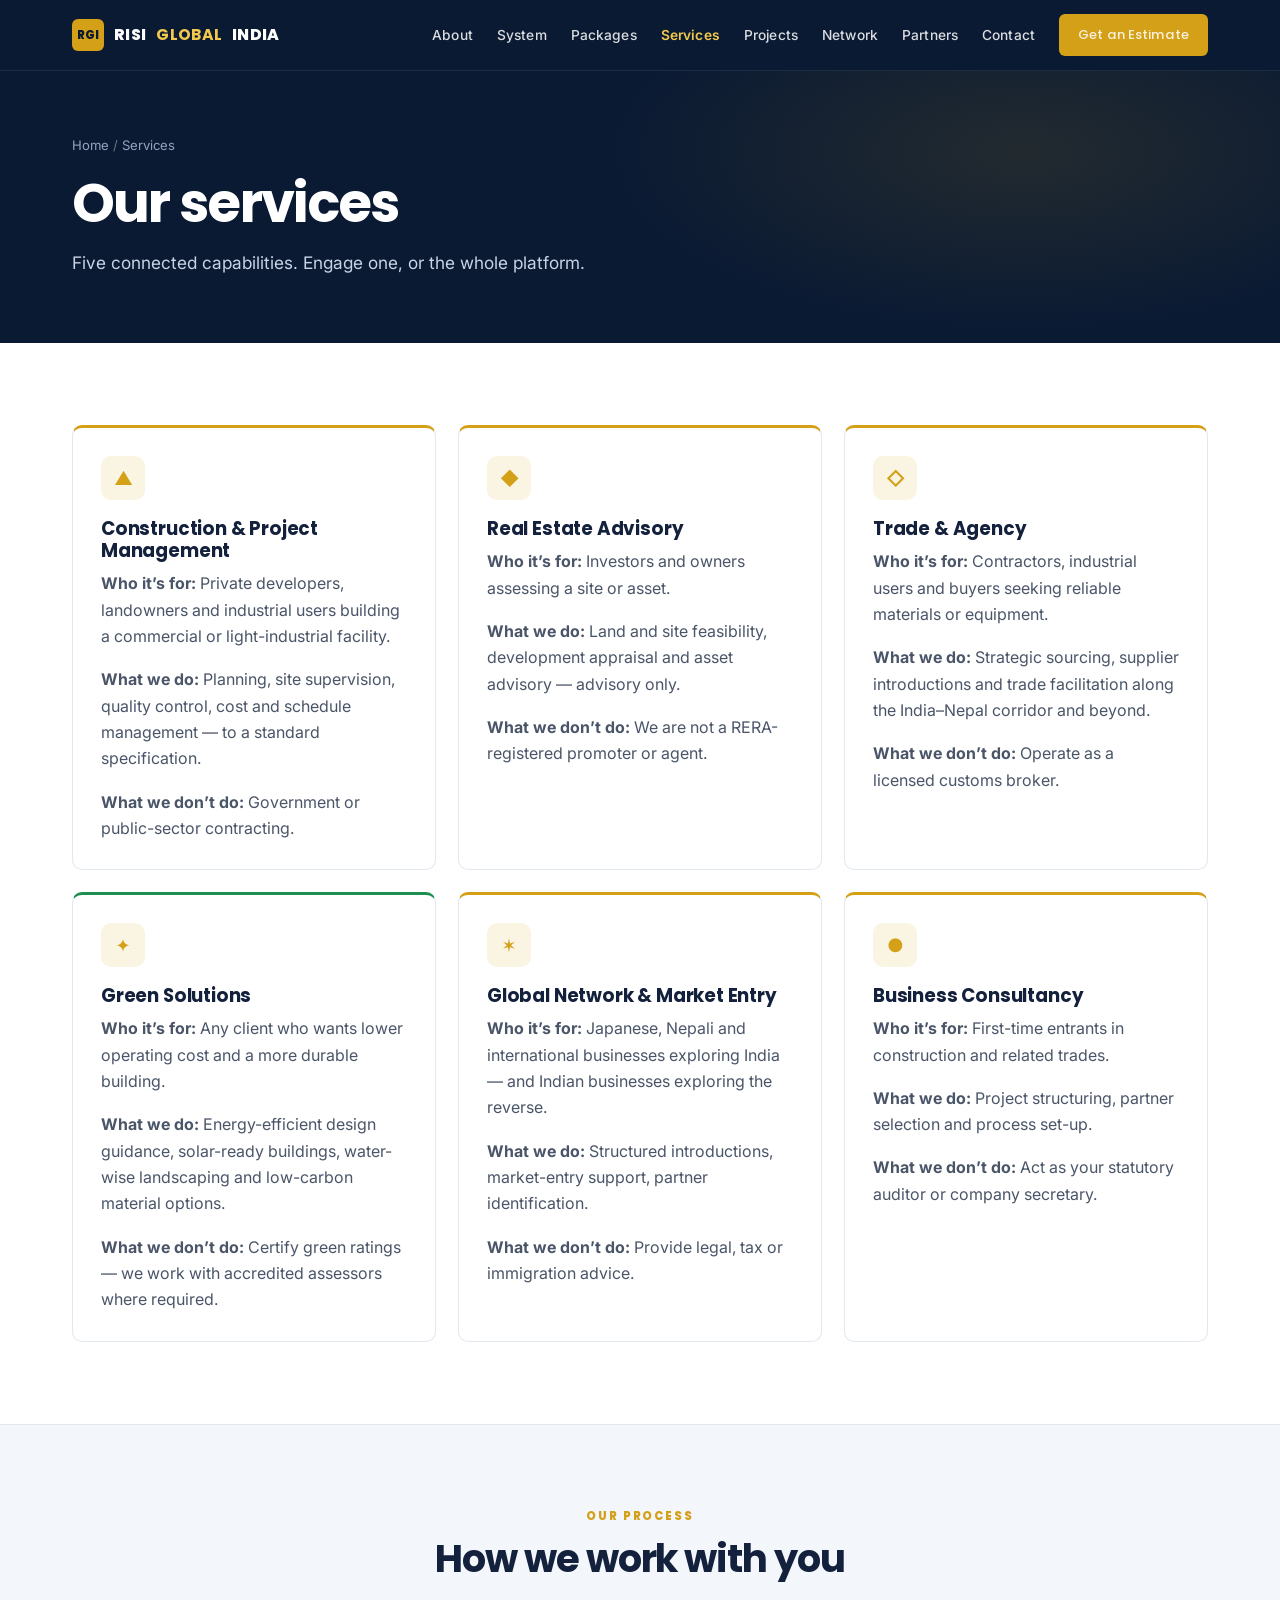
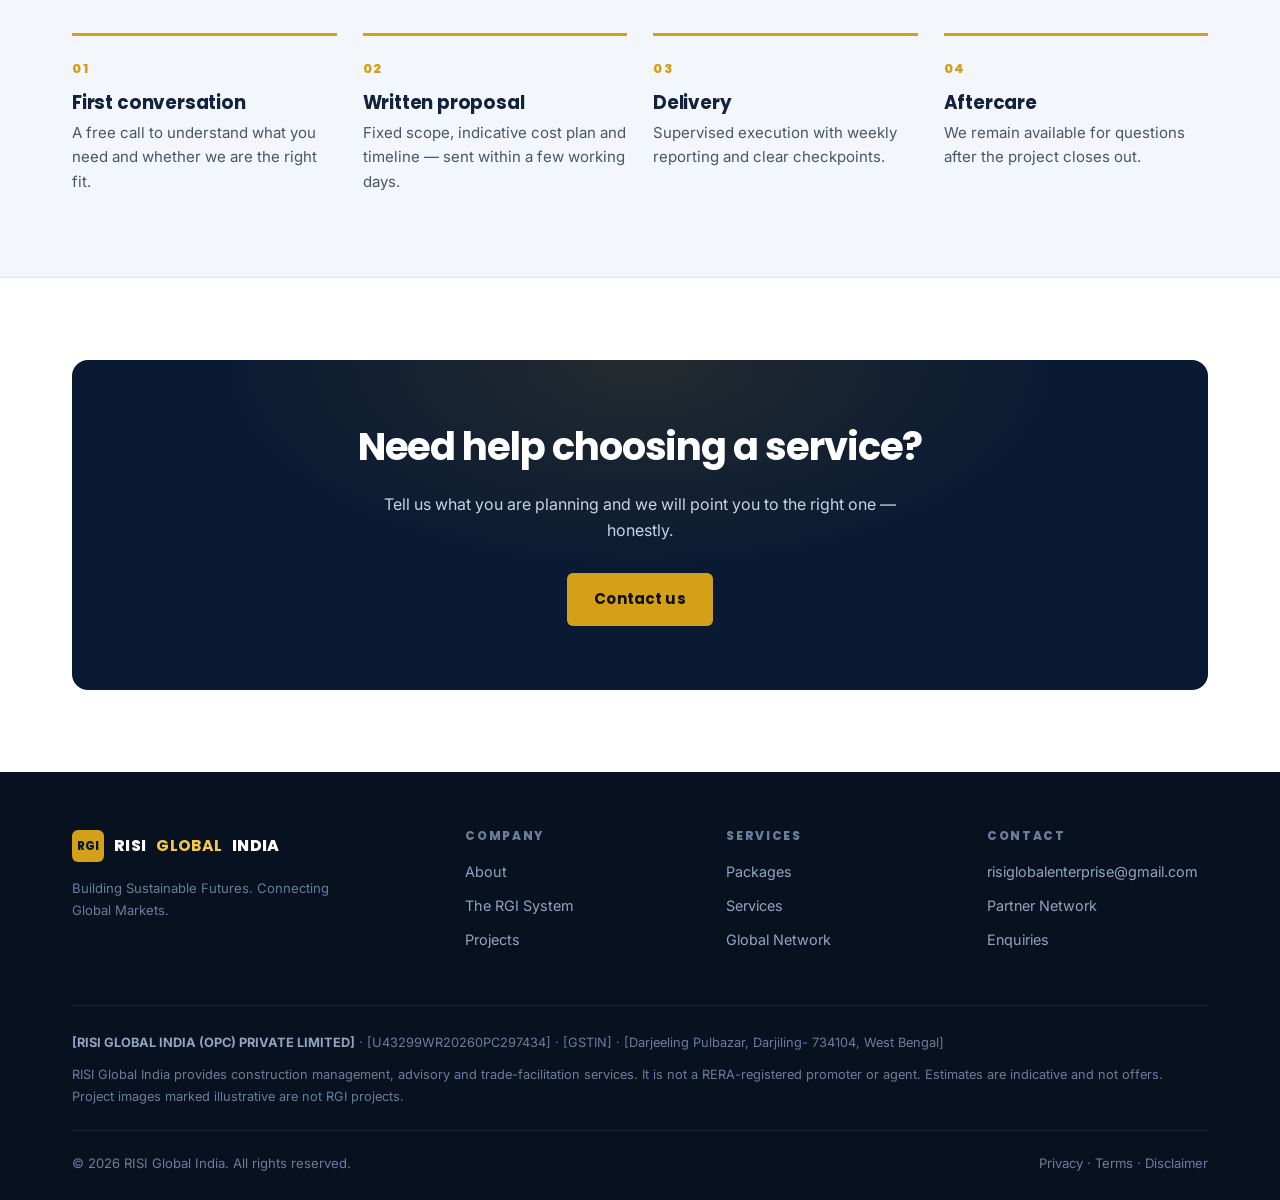
<file: services.html>
<!DOCTYPE html>
<html lang="en">
<head>
<meta charset="UTF-8">
<meta name="viewport" content="width=device-width, initial-scale=1">
<script>document.documentElement.classList.add('js');</script>
<title>Services — RISI Global India</title>
<meta name="description" content="Construction & project management, real estate advisory, trade & agency, green solutions, global network and business consultancy.">
<link rel="canonical" href="https://risiglobalindia.com/services.html">
<meta name="theme-color" content="#0a1a33">
<link rel="preconnect" href="https://fonts.googleapis.com">
<link rel="preconnect" href="https://fonts.gstatic.com" crossorigin>
<link href="https://fonts.googleapis.com/css2?family=Inter:wght@400;500;600;700&family=Poppins:wght@600;700;800&display=swap" rel="stylesheet">
<link rel="icon" href="assets/favicon.svg" type="image/svg+xml">
<link rel="stylesheet" href="css/styles.css">
</head>
<body>

<header class="site-header">
  <div class="container">
    <a class="brand" href="index.html"><span class="brand__mark">RGI</span> RISI <b>GLOBAL</b> INDIA</a>
    <button class="nav-toggle" aria-expanded="false" aria-controls="nav" aria-label="Toggle menu"><span></span><span></span><span></span></button>
    <nav class="nav" id="nav">
      <a href="about.html">About</a>
      <a href="system.html">System</a>
      <a href="packages.html">Packages</a>
      <a href="services.html" aria-current="page">Services</a>
      <a href="projects.html">Projects</a>
      <a href="network.html">Network</a>
      <a href="partners.html">Partners</a>
      <a href="contact.html">Contact</a>
      <a class="btn btn--gold" href="contact.html">Get an Estimate</a>
    </nav>
  </div>
</header>

<main>

  <section class="page-head">
    <div class="container">
      <p class="breadcrumb"><a href="index.html">Home</a> <span>/</span> Services</p>
      <h1>Our services</h1>
      <p class="lead">Five connected capabilities. Engage one, or the whole platform.</p>
    </div>
  </section>

  <section class="section">
    <div class="container">
      <div class="cards">

        <article class="card card--gold-top reveal">
          <div class="card__icon">&#9650;</div>
          <h3>Construction &amp; Project Management</h3>
          <p><strong>Who it&rsquo;s for:</strong> Private developers, landowners and industrial users building a commercial or light-industrial facility.</p>
          <p><strong>What we do:</strong> Planning, site supervision, quality control, cost and schedule management &mdash; to a standard specification.</p>
          <p style="margin-bottom:0"><strong>What we don&rsquo;t do:</strong> Government or public-sector contracting.</p>
        </article>

        <article class="card card--gold-top reveal">
          <div class="card__icon">&#9670;</div>
          <h3>Real Estate Advisory</h3>
          <p><strong>Who it&rsquo;s for:</strong> Investors and owners assessing a site or asset.</p>
          <p><strong>What we do:</strong> Land and site feasibility, development appraisal and asset advisory &mdash; advisory only.</p>
          <p style="margin-bottom:0"><strong>What we don&rsquo;t do:</strong> We are not a RERA-registered promoter or agent.</p>
        </article>

        <article class="card card--gold-top reveal">
          <div class="card__icon">&#9671;</div>
          <h3>Trade &amp; Agency</h3>
          <p><strong>Who it&rsquo;s for:</strong> Contractors, industrial users and buyers seeking reliable materials or equipment.</p>
          <p><strong>What we do:</strong> Strategic sourcing, supplier introductions and trade facilitation along the India&ndash;Nepal corridor and beyond.</p>
          <p style="margin-bottom:0"><strong>What we don&rsquo;t do:</strong> Operate as a licensed customs broker.</p>
        </article>

        <article class="card card--green-top reveal">
          <div class="card__icon">&#10022;</div>
          <h3>Green Solutions</h3>
          <p><strong>Who it&rsquo;s for:</strong> Any client who wants lower operating cost and a more durable building.</p>
          <p><strong>What we do:</strong> Energy-efficient design guidance, solar-ready buildings, water-wise landscaping and low-carbon material options.</p>
          <p style="margin-bottom:0"><strong>What we don&rsquo;t do:</strong> Certify green ratings &mdash; we work with accredited assessors where required.</p>
        </article>

        <article class="card card--gold-top reveal">
          <div class="card__icon">&#10038;</div>
          <h3>Global Network &amp; Market Entry</h3>
          <p><strong>Who it&rsquo;s for:</strong> Japanese, Nepali and international businesses exploring India &mdash; and Indian businesses exploring the reverse.</p>
          <p><strong>What we do:</strong> Structured introductions, market-entry support, partner identification.</p>
          <p style="margin-bottom:0"><strong>What we don&rsquo;t do:</strong> Provide legal, tax or immigration advice.</p>
        </article>

        <article class="card card--gold-top reveal">
          <div class="card__icon">&#9679;</div>
          <h3>Business Consultancy</h3>
          <p><strong>Who it&rsquo;s for:</strong> First-time entrants in construction and related trades.</p>
          <p><strong>What we do:</strong> Project structuring, partner selection and process set-up.</p>
          <p style="margin-bottom:0"><strong>What we don&rsquo;t do:</strong> Act as your statutory auditor or company secretary.</p>
        </article>

      </div>
    </div>
  </section>

  <section class="section section--soft">
    <div class="container">
      <div class="section-head">
        <p class="eyebrow">Our process</p>
        <h2>How we work with you</h2>
      </div>
      <div class="steps">
        <div class="step"><h3>First conversation</h3><p>A free call to understand what you need and whether we are the right fit.</p></div>
        <div class="step"><h3>Written proposal</h3><p>Fixed scope, indicative cost plan and timeline &mdash; sent within a few working days.</p></div>
        <div class="step"><h3>Delivery</h3><p>Supervised execution with weekly reporting and clear checkpoints.</p></div>
        <div class="step"><h3>Aftercare</h3><p>We remain available for questions after the project closes out.</p></div>
      </div>
    </div>
  </section>

  <section class="section">
    <div class="container">
      <div class="cta-band">
        <h2>Need help choosing a service?</h2>
        <p>Tell us what you are planning and we will point you to the right one &mdash; honestly.</p>
        <div class="btn-row">
          <a class="btn btn--gold" href="contact.html">Contact us</a>
        </div>
      </div>
    </div>
  </section>

</main>

<footer class="site-footer">
  <div class="container">
    <div class="footer-grid">
      <div>
        <a class="brand" href="index.html" style="margin-bottom:16px"><span class="brand__mark">RGI</span> RISI <b>GLOBAL</b> INDIA</a>
        <p class="form-note" style="color:#6b7d9c;max-width:34ch">Building Sustainable Futures. Connecting Global Markets.</p>
      </div>
      <div>
        <h4>Company</h4>
        <ul>
          <li><a href="about.html">About</a></li>
          <li><a href="system.html">The RGI System</a></li>
          <li><a href="projects.html">Projects</a></li>
        </ul>
      </div>
      <div>
        <h4>Services</h4>
        <ul>
          <li><a href="packages.html">Packages</a></li>
          <li><a href="services.html">Services</a></li>
          <li><a href="network.html">Global Network</a></li>
        </ul>
      </div>
      <div>
        <h4>Contact</h4>
        <ul>
          <li><a href="mailto:risiglobalenterprise@gmail.com">risiglobalenterprise@gmail.com</a></li>
          <li><a href="partners.html">Partner Network</a></li>
          <li><a href="contact.html">Enquiries</a></li>
        </ul>
      </div>
    </div>
    <div class="footer-legal">
      <p><b style="color:#93a4c2">[RISI GLOBAL INDIA (OPC) PRIVATE LIMITED]</b> &middot; [U43299WR20260PC297434] &middot; [GSTIN] &middot; [Darjeeling Pulbazar, Darjiling- 734104, West Bengal]</p>
      <p>RISI Global India provides construction management, advisory and trade-facilitation services. It is not a RERA-registered promoter or agent. Estimates are indicative and not offers. Project images marked illustrative are not RGI projects.</p>
    </div>
    <div class="footer-bottom">
      <span>&copy; <span id="year">2026</span> RISI Global India. All rights reserved.</span>
      <span><a href="#">Privacy</a> &middot; <a href="#">Terms</a> &middot; <a href="#">Disclaimer</a></span>
    </div>
  </div>
</footer>

<script src="js/main.js"></script>
</body>
</html>
</file>
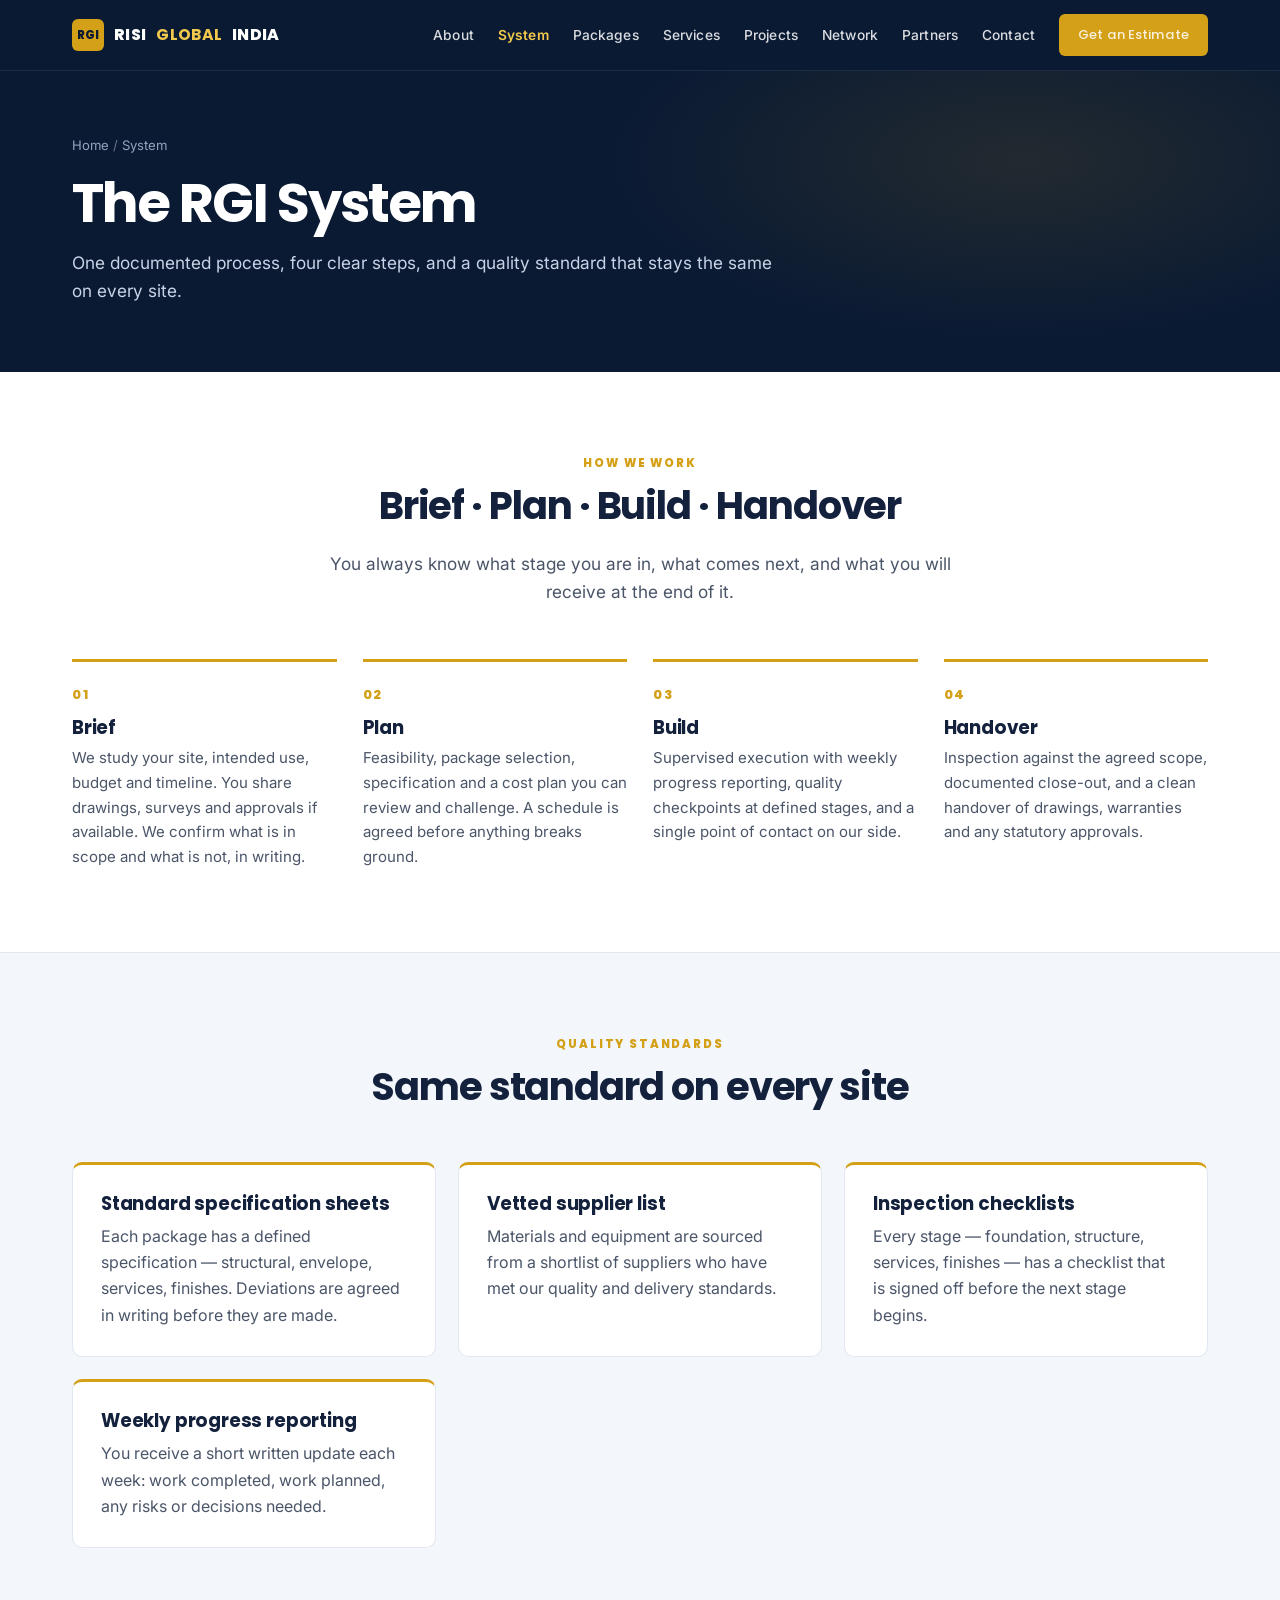
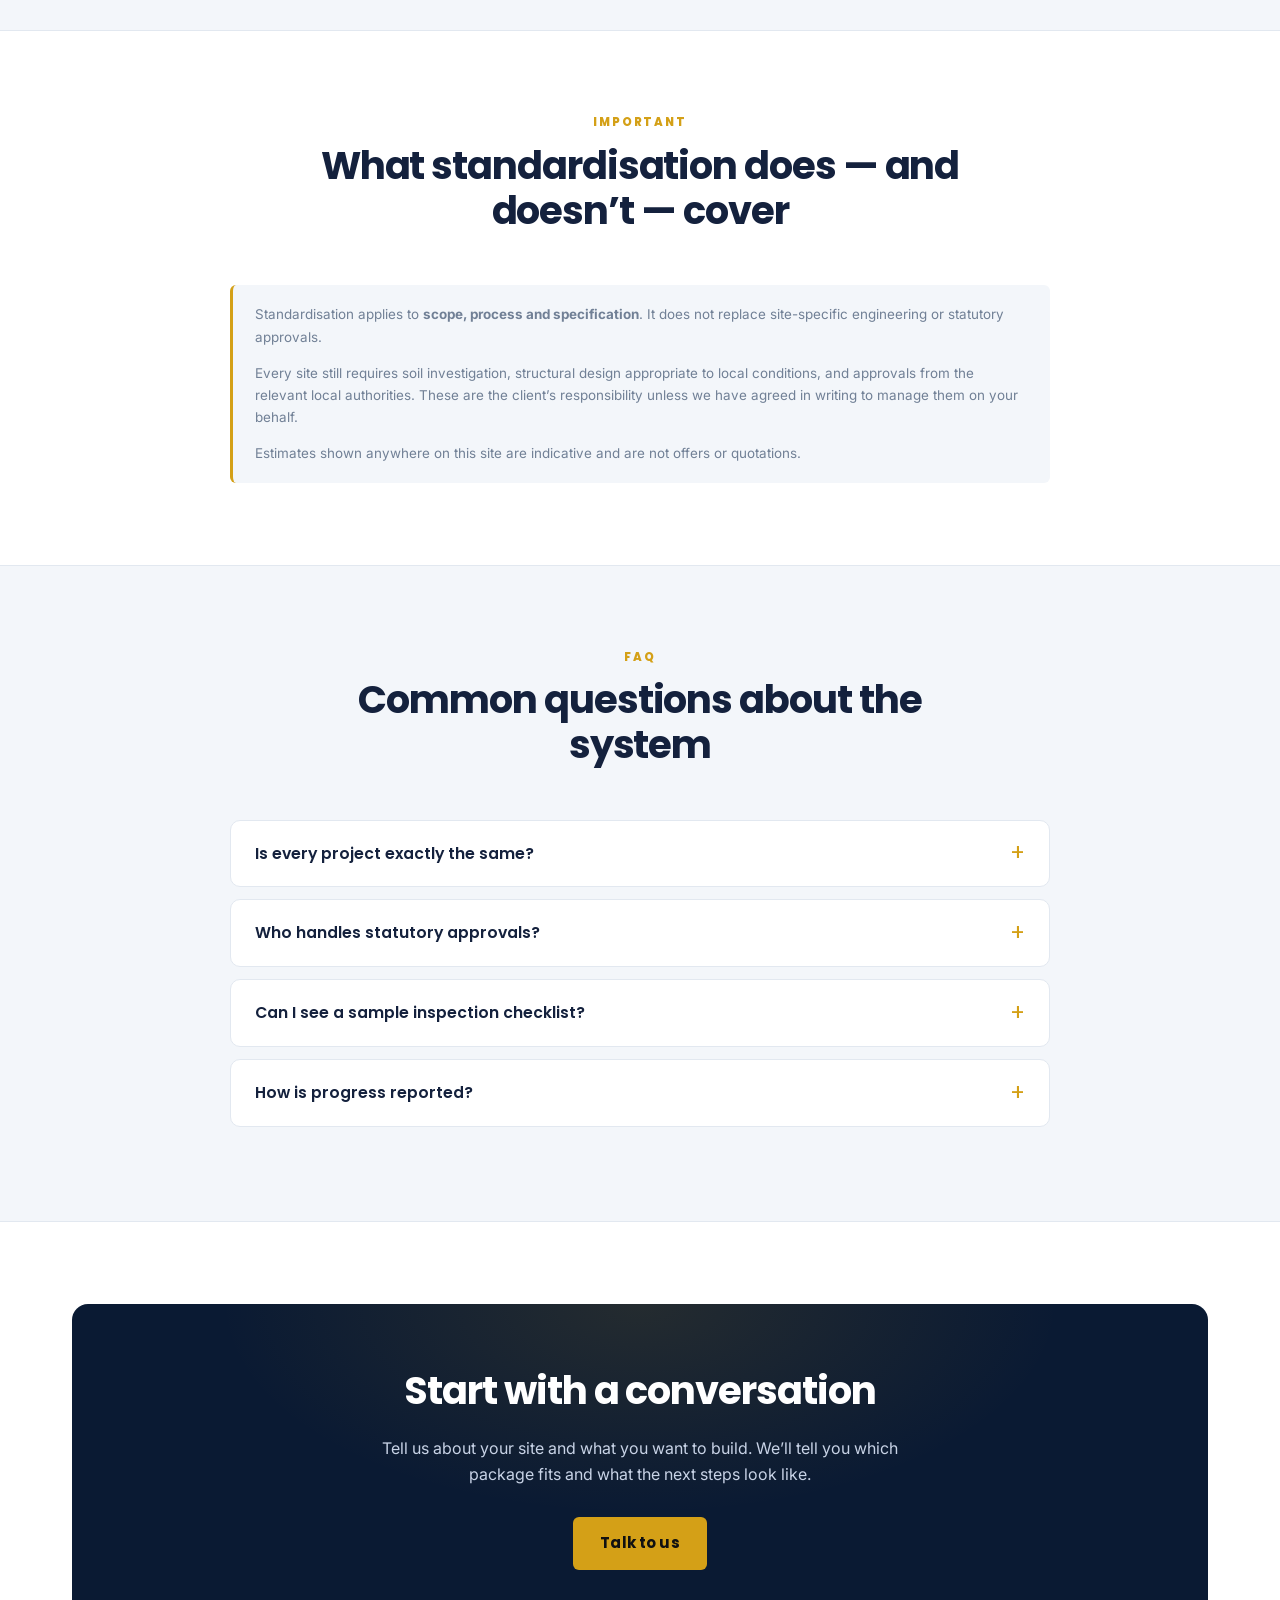
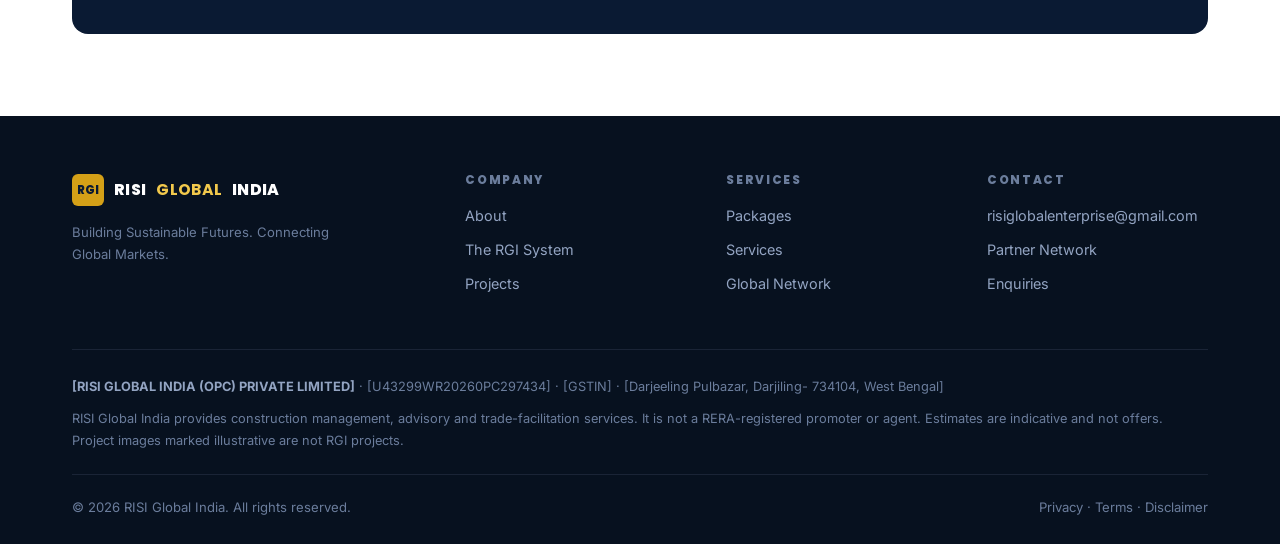
<file: system.html>
<!DOCTYPE html>
<html lang="en">
<head>
<meta charset="UTF-8">
<meta name="viewport" content="width=device-width, initial-scale=1">
<script>document.documentElement.classList.add('js');</script>
<title>The RGI System — RISI Global India</title>
<meta name="description" content="The RGI System: a documented four-step process for private commercial construction — Brief, Plan, Build, Handover — with quality checkpoints.">
<link rel="canonical" href="https://risiglobalindia.com/system.html">
<meta name="theme-color" content="#0a1a33">
<link rel="preconnect" href="https://fonts.googleapis.com">
<link rel="preconnect" href="https://fonts.gstatic.com" crossorigin>
<link href="https://fonts.googleapis.com/css2?family=Inter:wght@400;500;600;700&family=Poppins:wght@600;700;800&display=swap" rel="stylesheet">
<link rel="icon" href="assets/favicon.svg" type="image/svg+xml">
<link rel="stylesheet" href="css/styles.css">
</head>
<body>

<header class="site-header">
  <div class="container">
    <a class="brand" href="index.html"><span class="brand__mark">RGI</span> RISI <b>GLOBAL</b> INDIA</a>
    <button class="nav-toggle" aria-expanded="false" aria-controls="nav" aria-label="Toggle menu"><span></span><span></span><span></span></button>
    <nav class="nav" id="nav">
      <a href="about.html">About</a>
      <a href="system.html" aria-current="page">System</a>
      <a href="packages.html">Packages</a>
      <a href="services.html">Services</a>
      <a href="projects.html">Projects</a>
      <a href="network.html">Network</a>
      <a href="partners.html">Partners</a>
      <a href="contact.html">Contact</a>
      <a class="btn btn--gold" href="contact.html">Get an Estimate</a>
    </nav>
  </div>
</header>

<main>

  <section class="page-head">
    <div class="container">
      <p class="breadcrumb"><a href="index.html">Home</a> <span>/</span> System</p>
      <h1>The RGI System</h1>
      <p class="lead">One documented process, four clear steps, and a quality standard that stays the same on every site.</p>
    </div>
  </section>

  <section class="section">
    <div class="container">
      <div class="section-head">
        <p class="eyebrow">How we work</p>
        <h2>Brief &middot; Plan &middot; Build &middot; Handover</h2>
        <p class="lead">You always know what stage you are in, what comes next, and what you will receive at the end of it.</p>
      </div>

      <div class="steps">
        <div class="step reveal">
          <h3>Brief</h3>
          <p>We study your site, intended use, budget and timeline. You share drawings, surveys and approvals if available. We confirm what is in scope and what is not, in writing.</p>
        </div>
        <div class="step reveal">
          <h3>Plan</h3>
          <p>Feasibility, package selection, specification and a cost plan you can review and challenge. A schedule is agreed before anything breaks ground.</p>
        </div>
        <div class="step reveal">
          <h3>Build</h3>
          <p>Supervised execution with weekly progress reporting, quality checkpoints at defined stages, and a single point of contact on our side.</p>
        </div>
        <div class="step reveal">
          <h3>Handover</h3>
          <p>Inspection against the agreed scope, documented close-out, and a clean handover of drawings, warranties and any statutory approvals.</p>
        </div>
      </div>
    </div>
  </section>

  <section class="section section--soft">
    <div class="container">
      <div class="section-head">
        <p class="eyebrow">Quality standards</p>
        <h2>Same standard on every site</h2>
      </div>

      <div class="cards">
        <article class="card card--gold-top">
          <h3>Standard specification sheets</h3>
          <p>Each package has a defined specification &mdash; structural, envelope, services, finishes. Deviations are agreed in writing before they are made.</p>
        </article>
        <article class="card card--gold-top">
          <h3>Vetted supplier list</h3>
          <p>Materials and equipment are sourced from a shortlist of suppliers who have met our quality and delivery standards.</p>
        </article>
        <article class="card card--gold-top">
          <h3>Inspection checklists</h3>
          <p>Every stage &mdash; foundation, structure, services, finishes &mdash; has a checklist that is signed off before the next stage begins.</p>
        </article>
        <article class="card card--gold-top">
          <h3>Weekly progress reporting</h3>
          <p>You receive a short written update each week: work completed, work planned, any risks or decisions needed.</p>
        </article>
      </div>
    </div>
  </section>

  <section class="section">
    <div class="container">
      <div class="section-head">
        <p class="eyebrow">Important</p>
        <h2>What standardisation does &mdash; and doesn&rsquo;t &mdash; cover</h2>
      </div>
      <div class="disclaimer" style="max-width:820px;margin:0 auto">
        <p>Standardisation applies to <strong>scope, process and specification</strong>. It does not replace site-specific engineering or statutory approvals.</p>
        <p>Every site still requires soil investigation, structural design appropriate to local conditions, and approvals from the relevant local authorities. These are the client&rsquo;s responsibility unless we have agreed in writing to manage them on your behalf.</p>
        <p>Estimates shown anywhere on this site are indicative and are not offers or quotations.</p>
      </div>
    </div>
  </section>

  <section class="section section--soft">
    <div class="container">
      <div class="section-head">
        <p class="eyebrow">FAQ</p>
        <h2>Common questions about the system</h2>
      </div>
      <div style="max-width:820px;margin:0 auto">
        <details class="faq">
          <summary>Is every project exactly the same?</summary>
          <div class="faq__body"><p>No. The system standardises the process, the scope of each package and the quality standard. The building itself is still designed for your site, your use and your local regulations.</p></div>
        </details>
        <details class="faq">
          <summary>Who handles statutory approvals?</summary>
          <div class="faq__body"><p>By default, the client. If you would like us to coordinate approvals on your behalf, we can agree that in writing before the project starts.</p></div>
        </details>
        <details class="faq">
          <summary>Can I see a sample inspection checklist?</summary>
          <div class="faq__body"><p>Yes &mdash; a sample checklist will be available for download once finalised. Contact us if you would like to see it earlier.</p></div>
        </details>
        <details class="faq">
          <summary>How is progress reported?</summary>
          <div class="faq__body"><p>A short written update every week, plus a scheduled review at each quality checkpoint. You always know where things stand.</p></div>
        </details>
      </div>
    </div>
  </section>

  <section class="section">
    <div class="container">
      <div class="cta-band">
        <h2>Start with a conversation</h2>
        <p>Tell us about your site and what you want to build. We&rsquo;ll tell you which package fits and what the next steps look like.</p>
        <div class="btn-row">
          <a class="btn btn--gold" href="contact.html">Talk to us</a>
        </div>
      </div>
    </div>
  </section>

</main>

<footer class="site-footer">
  <div class="container">
    <div class="footer-grid">
      <div>
        <a class="brand" href="index.html" style="margin-bottom:16px"><span class="brand__mark">RGI</span> RISI <b>GLOBAL</b> INDIA</a>
        <p class="form-note" style="color:#6b7d9c;max-width:34ch">Building Sustainable Futures. Connecting Global Markets.</p>
      </div>
      <div>
        <h4>Company</h4>
        <ul>
          <li><a href="about.html">About</a></li>
          <li><a href="system.html">The RGI System</a></li>
          <li><a href="projects.html">Projects</a></li>
        </ul>
      </div>
      <div>
        <h4>Services</h4>
        <ul>
          <li><a href="packages.html">Packages</a></li>
          <li><a href="services.html">Services</a></li>
          <li><a href="network.html">Global Network</a></li>
        </ul>
      </div>
      <div>
        <h4>Contact</h4>
        <ul>
          <li><a href="mailto:risiglobalenterprise@gmail.com">risiglobalenterprise@gmail.com</a></li>
          <li><a href="partners.html">Partner Network</a></li>
          <li><a href="contact.html">Enquiries</a></li>
        </ul>
      </div>
    </div>
    <div class="footer-legal">
      <p><b style="color:#93a4c2">[RISI GLOBAL INDIA (OPC) PRIVATE LIMITED]</b> &middot; [U43299WR20260PC297434] &middot; [GSTIN] &middot; [Darjeeling Pulbazar, Darjiling- 734104, West Bengal]</p>
      <p>RISI Global India provides construction management, advisory and trade-facilitation services. It is not a RERA-registered promoter or agent. Estimates are indicative and not offers. Project images marked illustrative are not RGI projects.</p>
    </div>
    <div class="footer-bottom">
      <span>&copy; <span id="year">2026</span> RISI Global India. All rights reserved.</span>
      <span><a href="#">Privacy</a> &middot; <a href="#">Terms</a> &middot; <a href="#">Disclaimer</a></span>
    </div>
  </div>
</footer>

<script src="js/main.js"></script>
</body>
</html>
</file>
<file: css/styles.css>
/* ============================================================
   RISI Global India — site stylesheet
   Brand: navy #0a1a33 · gold #d4a017 · green #1e8f4e
   ============================================================ */

:root{
  --navy:#0a1a33;
  --navy-2:#10294d;
  --navy-3:#1a3a6b;
  --gold:#d4a017;
  --gold-light:#f2c94c;
  --gold-soft:rgba(212,160,23,.12);
  --green:#1e8f4e;
  --green-soft:rgba(30,143,78,.10);
  --saffron:#ff9933;
  --ink:#14213d;
  --body:#4a5568;
  --muted:#718096;
  --soft:#f3f6fa;
  --surface:#ffffff;
  --line:#e2e8f0;
  --line-strong:#cbd5e1;
  --radius:10px;
  --radius-lg:16px;
  --container:1180px;
  --font-body:'Inter',system-ui,-apple-system,'Segoe UI',Roboto,'Helvetica Neue',Arial,sans-serif;
  --font-head:'Poppins','Montserrat',system-ui,-apple-system,'Segoe UI',Roboto,sans-serif;
  --shadow-sm:0 1px 2px rgba(10,26,51,.05);
  --shadow:0 4px 24px rgba(10,26,51,.08);
  --shadow-lg:0 24px 60px rgba(10,26,51,.14);
}

*,*::before,*::after{box-sizing:border-box}
html{scroll-behavior:smooth}
body{
  margin:0;font-family:var(--font-body);font-size:16px;line-height:1.65;
  color:var(--body);background:var(--surface);-webkit-font-smoothing:antialiased;
}
h1,h2,h3,h4{
  font-family:var(--font-head);color:var(--ink);
  line-height:1.18;letter-spacing:-.02em;margin:0 0 .55em;font-weight:700;
}
h1{font-size:clamp(2.1rem,5vw,3.4rem);letter-spacing:-.035em}
h2{font-size:clamp(1.7rem,3.4vw,2.4rem);letter-spacing:-.028em}
h3{font-size:1.15rem;letter-spacing:-.01em}
h4{font-size:.95rem;letter-spacing:-.005em}
p{margin:0 0 1.05em}
a{color:var(--navy-3);text-decoration:none}
a:hover{text-decoration:underline;color:var(--gold)}
img{max-width:100%;display:block}
ul,ol{padding-left:1.15rem}

/* ---------- Layout ---------- */
.container{max-width:var(--container);margin:0 auto;padding:0 22px}
.section{padding:82px 0}
.section--tight{padding:52px 0}
.section--soft{background:var(--soft);border-top:1px solid var(--line);border-bottom:1px solid var(--line)}
.section--navy{background:var(--navy);color:#c8d3e6}
.section--navy h2,.section--navy h3,.section--navy h4{color:#fff}
.section--navy .lead,.section--navy p{color:#b9c6dc}
.eyebrow{
  text-transform:uppercase;letter-spacing:.16em;font-size:.72rem;
  font-weight:800;color:var(--gold);margin:0 0 .9em;font-family:var(--font-head);
}
.lead{font-size:1.08rem;max-width:64ch}
.center{text-align:center}
.center .lead{margin-left:auto;margin-right:auto}
.section-head{max-width:680px;margin:0 auto 52px;text-align:center}
.section-head .lead{margin:0 auto}
.mb-0{margin-bottom:0}
.mt-0{margin-top:0}

/* ---------- Buttons ---------- */
.btn{
  display:inline-flex;align-items:center;justify-content:center;gap:8px;
  padding:13px 26px;border-radius:6px;font-weight:700;font-size:.94rem;
  border:1px solid transparent;cursor:pointer;font-family:var(--font-head);
  transition:transform .18s ease, background .18s ease, border-color .18s ease, color .18s ease;
  white-space:nowrap;letter-spacing:.01em;
}
.btn:hover{text-decoration:none;transform:translateY(-1px)}
.btn--gold{background:var(--gold);color:#111}
.btn--gold:hover{background:var(--gold-light)}
.btn--navy{background:var(--navy);color:#fff}
.btn--navy:hover{background:var(--navy-2)}
.btn--outline{background:transparent;color:var(--navy);border-color:var(--line-strong)}
.btn--outline:hover{border-color:var(--navy);color:var(--navy)}
.btn--outline-light{background:transparent;color:#fff;border-color:rgba(255,255,255,.35)}
.btn--outline-light:hover{border-color:#fff;color:#fff}
.btn--block{width:100%}
.btn-row{display:flex;gap:12px;flex-wrap:wrap}

/* ---------- Header ---------- */
.site-header{
  position:sticky;top:0;z-index:60;background:var(--navy);color:#fff;
  border-bottom:1px solid rgba(255,255,255,.08);
}
.site-header .container{display:flex;align-items:center;justify-content:space-between;height:70px}
.brand{
  display:flex;align-items:center;gap:10px;font-family:var(--font-head);
  font-weight:800;color:#fff;font-size:.98rem;letter-spacing:.02em;text-transform:uppercase;
}
.brand:hover{text-decoration:none;color:#fff}
.brand b{color:var(--gold-light)}
.brand__mark{
  width:32px;height:32px;border-radius:6px;background:var(--gold);color:var(--navy);
  display:grid;place-items:center;font-size:.72rem;font-weight:800;flex-shrink:0;
}
.nav{display:flex;align-items:center;gap:24px}
.nav > a{color:rgba(255,255,255,.85);font-size:.86rem;font-weight:500;letter-spacing:.01em}
.nav > a:hover,.nav > a[aria-current="page"]{color:var(--gold-light);text-decoration:none}
.nav > a[aria-current="page"]{font-weight:600}
.nav .btn{padding:9px 18px;font-size:.82rem}
.nav-toggle{
  display:none;background:none;border:0;padding:8px;cursor:pointer;border-radius:6px;
}
.nav-toggle:hover{background:rgba(255,255,255,.08)}
.nav-toggle span{display:block;width:22px;height:2px;background:#fff;margin:5px 0;transition:.2s}

@media(max-width:960px){
  .nav-toggle{display:block}
  .nav{
    position:absolute;top:70px;left:0;right:0;background:var(--navy-2);
    border-bottom:1px solid rgba(255,255,255,.08);
    flex-direction:column;align-items:stretch;gap:0;
    padding:6px 22px 24px;display:none;box-shadow:0 14px 40px rgba(0,0,0,.3);
  }
  .nav.is-open{display:flex}
  .nav > a{padding:13px 0;border-bottom:1px solid rgba(255,255,255,.08);width:100%;font-size:.95rem}
  .nav > a.btn{margin-top:18px;border-bottom:0;justify-content:center}
}

/* ---------- Hero ---------- */
.hero{
  background:
    linear-gradient(135deg,rgba(10,26,51,.97),rgba(16,41,77,.93)),
    repeating-linear-gradient(45deg,#10294d 0 14px,#0a1a33 14px 28px);
  color:#fff;padding:92px 0 84px;position:relative;overflow:hidden;
}
.hero::after{
  content:"";position:absolute;inset:0;
  background:radial-gradient(800px 400px at 85% 20%, rgba(212,160,23,.12), transparent 60%);
  pointer-events:none;
}
.hero .container{position:relative;z-index:1}
.hero__grid{display:grid;grid-template-columns:1.1fr .9fr;gap:56px;align-items:center}
@media(max-width:940px){.hero__grid{grid-template-columns:1fr;gap:40px}}
.hero small{color:var(--gold-light);letter-spacing:.2em;font-weight:700;font-size:.72rem;font-family:var(--font-head);text-transform:uppercase}
.hero h1{color:#fff;margin:16px 0 18px}
.hero p{color:#c8d3e6;font-size:1.08rem;max-width:60ch;margin-bottom:28px}
.hero__note{font-size:.86rem;color:#93a4c2;margin:20px 0 0}

.hero__panel{
  background:rgba(255,255,255,.04);border:1px solid rgba(255,255,255,.12);
  border-radius:var(--radius-lg);padding:28px;backdrop-filter:blur(8px);
}
.hero__panel-label{
  font-size:.72rem;text-transform:uppercase;letter-spacing:.16em;
  color:var(--gold-light);font-weight:800;margin-bottom:8px;font-family:var(--font-head);
}
.hero__panel ul{list-style:none;padding:0;margin:14px 0 22px}
.hero__panel li{
  display:flex;align-items:center;gap:12px;padding:13px 0;
  border-bottom:1px solid rgba(255,255,255,.1);font-size:.94rem;color:#dbe3f0;
}
.hero__panel li:last-child{border-bottom:0}
.hero__panel li::before{
  content:"";width:8px;height:8px;background:var(--gold);border-radius:2px;flex-shrink:0;
}

/* ---------- Brand strip ---------- */
.strip{
  background:var(--gold);color:var(--navy);font-family:var(--font-head);
  font-weight:800;text-align:center;padding:15px 10px;
  font-size:.82rem;letter-spacing:.2em;text-transform:uppercase;
}

/* ---------- Stats ---------- */
.stats{
  display:grid;grid-template-columns:repeat(auto-fit,minmax(160px,1fr));
  gap:30px;padding-top:38px;border-top:1px solid var(--line);
}
.stat b{display:block;font-family:var(--font-head);font-size:1.9rem;color:var(--navy);letter-spacing:-.035em;line-height:1.1}
.stat span{font-size:.85rem;color:var(--muted)}

/* ---------- Cards ---------- */
.cards{display:grid;gap:22px;grid-template-columns:repeat(auto-fit,minmax(270px,1fr))}
.card{
  background:var(--surface);border:1px solid var(--line);border-radius:var(--radius);
  padding:28px;transition:transform .2s ease, box-shadow .2s ease, border-color .2s ease;
}
.card:hover{box-shadow:var(--shadow);transform:translateY(-3px);border-color:var(--line-strong)}
.card h3{margin-bottom:.45em}
.card > p:last-child{margin-bottom:0}
.card__icon{
  width:44px;height:44px;border-radius:10px;background:var(--gold-soft);
  color:var(--gold);display:grid;place-items:center;font-size:1.15rem;
  margin-bottom:18px;font-weight:700;
}
.card--gold-top{border-top:3px solid var(--gold)}
.card--green-top{border-top:3px solid var(--green)}
.card--navy{background:var(--navy-2);border-color:#27406b;color:#c8d3e6}
.card--navy h3{color:var(--gold-light)}
.card--navy p{color:#b9c6dc}
.card--navy .card__icon{background:rgba(242,201,76,.14);color:var(--gold-light)}

/* ---------- Split layout ---------- */
.split{display:grid;grid-template-columns:1fr 1fr;gap:56px;align-items:center}
@media(max-width:940px){.split{grid-template-columns:1fr;gap:36px}}

/* ---------- Checklist ---------- */
.checklist{list-style:none;padding:0;margin:0}
.checklist li{position:relative;padding-left:30px;margin-bottom:12px}
.checklist li::before{
  content:"";position:absolute;left:0;top:8px;width:14px;height:2px;
  background:var(--gold);border-radius:1px;
}
.checklist li:last-child{margin-bottom:0}
.checklist--green li::before{background:var(--green)}

/* ---------- Steps ---------- */
.steps{counter-reset:step;display:grid;gap:26px;grid-template-columns:repeat(auto-fit,minmax(230px,1fr))}
.step{counter-increment:step;border-top:3px solid var(--gold);padding-top:22px}
.step::before{
  content:"0" counter(step);display:block;font-family:var(--font-head);
  font-size:.8rem;font-weight:800;letter-spacing:.14em;color:var(--gold);margin-bottom:12px;
}
.step h3{margin-bottom:.4em}
.step p{margin-bottom:0;font-size:.94rem}

/* ---------- Package cards ---------- */
.pkg{
  background:var(--surface);border:1px solid var(--line);border-radius:var(--radius);
  padding:0;overflow:hidden;transition:transform .2s ease, box-shadow .2s ease;
}
.pkg:hover{box-shadow:var(--shadow-lg);transform:translateY(-3px)}
.pkg__head{
  background:var(--navy);color:#fff;padding:24px 28px;
  border-bottom:3px solid var(--gold);
}
.pkg__head h3{color:#fff;margin:0 0 4px}
.pkg__head p{margin:0;font-size:.86rem;color:#93a4c2}
.pkg__body{padding:26px 28px}
.pkg__body .checklist li{font-size:.92rem;margin-bottom:10px;padding-left:26px}
.pkg__body .checklist li::before{top:7px;width:12px}
.pkg__meta{
  margin-top:22px;padding-top:18px;border-top:1px solid var(--line);
  font-size:.85rem;color:var(--muted);display:flex;justify-content:space-between;gap:12px;
}
.pkg__meta strong{color:var(--navy)}

/* ---------- Comparison table ---------- */
.table-wrap{overflow-x:auto;border:1px solid var(--line);border-radius:var(--radius)}
table.compare{width:100%;border-collapse:collapse;font-size:.9rem;min-width:640px}
table.compare th,table.compare td{padding:14px 18px;text-align:left;border-bottom:1px solid var(--line)}
table.compare th{background:var(--soft);color:var(--navy);font-family:var(--font-head);font-weight:700;font-size:.82rem;text-transform:uppercase;letter-spacing:.06em}
table.compare tr:last-child td{border-bottom:0}

/* ---------- Corridor strip ---------- */
.corridor{
  display:grid;grid-template-columns:repeat(auto-fit,minmax(140px,1fr));
  gap:2px;background:rgba(255,255,255,.08);border-radius:var(--radius);overflow:hidden;
}
.corridor__cell{
  background:rgba(255,255,255,.02);padding:26px 20px;text-align:center;
}
.corridor__cell b{
  display:block;color:#fff;font-family:var(--font-head);font-size:1.05rem;
  letter-spacing:.02em;margin-bottom:4px;
}
.corridor__cell span{font-size:.82rem;color:#93a4c2}
.corridor__cell--accent{background:rgba(212,160,23,.14)}
.corridor__cell--accent b{color:var(--gold-light)}

/* ---------- Testimonials / quotes ---------- */
.quote{
  background:var(--surface);border:1px solid var(--line);border-left:3px solid var(--gold);
  border-radius:var(--radius);padding:26px;margin:0;
}
.quote p{color:var(--ink);font-size:.96rem;margin-bottom:16px}
.quote__by{font-size:.84rem;color:var(--muted)}
.quote__by strong{color:var(--ink);display:block;font-size:.9rem}

/* ---------- FAQ ---------- */
.faq{
  border:1px solid var(--line);border-radius:var(--radius);padding:0;
  margin-bottom:12px;background:#fff;overflow:hidden;
}
.faq summary{
  padding:20px 24px;cursor:pointer;font-weight:600;color:var(--ink);
  font-family:var(--font-head);font-size:.98rem;list-style:none;
  display:flex;justify-content:space-between;align-items:center;gap:16px;
}
.faq summary::-webkit-details-marker{display:none}
.faq summary::after{
  content:"+";color:var(--gold);font-size:1.4rem;font-weight:400;line-height:1;
  transition:transform .2s ease;flex-shrink:0;
}
.faq[open] summary::after{transform:rotate(45deg)}
.faq summary:hover{background:var(--soft)}
.faq__body{padding:0 24px 22px;font-size:.94rem}
.faq__body p:last-child{margin-bottom:0}

/* ---------- Page header ---------- */
.page-head{
  padding:64px 0 48px;background:var(--navy);color:#fff;position:relative;overflow:hidden;
}
.page-head::after{
  content:"";position:absolute;inset:0;
  background:radial-gradient(700px 300px at 80% 30%, rgba(212,160,23,.12), transparent 60%);
  pointer-events:none;
}
.page-head .container{position:relative;z-index:1}
.page-head h1{color:#fff;margin-bottom:14px}
.page-head .lead{color:#c8d3e6}
.breadcrumb{font-size:.82rem;color:#93a4c2;margin-bottom:14px}
.breadcrumb a{color:#93a4c2}
.breadcrumb a:hover{color:var(--gold-light)}
.breadcrumb span{color:rgba(255,255,255,.4)}

/* ---------- Forms ---------- */
.form{display:grid;gap:18px;max-width:640px}
.field label{display:block;font-size:.86rem;font-weight:600;color:var(--ink);margin-bottom:7px;font-family:var(--font-head)}
.field input,.field textarea,.field select{
  width:100%;padding:12px 14px;border:1px solid var(--line);border-radius:6px;
  font:inherit;font-size:.94rem;color:var(--ink);background:#fff;
  transition:border-color .15s ease, box-shadow .15s ease;
}
.field input:focus,.field textarea:focus,.field select:focus{
  outline:none;border-color:var(--gold);box-shadow:0 0 0 3px var(--gold-soft);
}
.field textarea{min-height:150px;resize:vertical}
.form-row{display:grid;grid-template-columns:1fr 1fr;gap:18px}
@media(max-width:620px){.form-row{grid-template-columns:1fr}}
.form-note{font-size:.82rem;color:var(--muted);margin:0}
.form-status{
  display:none;padding:14px 18px;border-radius:8px;font-size:.92rem;
  background:#ecfdf5;border:1px solid #a7f3d0;color:#065f46;
}
.form-status.is-visible{display:block}

/* ---------- Contact info cards ---------- */
.contact-card{background:#fff;border:1px solid var(--line);border-radius:var(--radius);padding:24px;margin-bottom:16px}
.contact-card h3{font-size:.95rem;margin-bottom:6px}
.contact-card p{margin:0;font-size:.94rem}
.contact-card p + p{margin-top:6px}
.contact-card .form-note{margin-top:8px}

/* ---------- Map ---------- */
.map{
  border:1px solid var(--line);border-radius:var(--radius);overflow:hidden;
  height:280px;background:var(--soft);
}
.map iframe{width:100%;height:100%;border:0;display:block}

/* ---------- Disclaimer ---------- */
.disclaimer{
  background:var(--soft);border-left:3px solid var(--gold);border-radius:6px;
  padding:18px 22px;font-size:.84rem;color:var(--muted);
}
.disclaimer p:last-child{margin-bottom:0}

/* ---------- CTA band ---------- */
.cta-band{
  background:var(--navy);color:#c8d3e6;border-radius:var(--radius-lg);
  padding:64px 44px;text-align:center;position:relative;overflow:hidden;
}
.cta-band::after{
  content:"";position:absolute;inset:0;
  background:radial-gradient(600px 300px at 50% 0%, rgba(212,160,23,.13), transparent 70%);
  pointer-events:none;
}
.cta-band > *{position:relative;z-index:1}
.cta-band h2{color:#fff}
.cta-band p{max-width:58ch;margin:0 auto 30px;color:#c8d3e6}
.cta-band .btn-row{justify-content:center}
@media(max-width:600px){.cta-band{padding:48px 24px}}

/* ---------- Footer ---------- */
.site-footer{background:#07111f;color:#93a4c2;padding:58px 0 26px;font-size:.9rem}
.footer-grid{display:grid;grid-template-columns:1.6fr 1fr 1fr 1fr;gap:40px;margin-bottom:44px}
@media(max-width:880px){.footer-grid{grid-template-columns:1fr 1fr;gap:32px}}
@media(max-width:560px){.footer-grid{grid-template-columns:1fr}}
.footer-grid h4{
  font-size:.74rem;text-transform:uppercase;letter-spacing:.14em;
  color:#6b7d9c;margin-bottom:16px;font-weight:800;font-family:var(--font-head);
}
.footer-grid ul{list-style:none;padding:0;margin:0}
.footer-grid li{margin-bottom:10px}
.footer-grid a{color:#93a4c2}
.footer-grid a:hover{color:var(--gold-light)}
.site-footer .brand{color:#fff}
.site-footer .brand b{color:var(--gold-light)}
.footer-legal{
  border-top:1px solid #1a2436;padding-top:26px;
  font-size:.8rem;color:#6b7d9c;line-height:1.7;
}
.footer-legal p{margin:0 0 10px}
.footer-legal p:last-child{margin-bottom:0}
.footer-bottom{
  border-top:1px solid #1a2436;margin-top:22px;padding-top:22px;
  display:flex;justify-content:space-between;gap:14px;flex-wrap:wrap;
  font-size:.82rem;color:#6b7d9c;
}
.footer-bottom a{color:#6b7d9c}
.footer-bottom a:hover{color:var(--gold-light)}

/* ---------- Scroll reveal ---------- */
.js .reveal{opacity:0;transform:translateY(16px);transition:opacity .6s ease, transform .6s ease}
.js .reveal.is-visible{opacity:1;transform:none}

@media(prefers-reduced-motion:reduce){
  html{scroll-behavior:auto}
  .js .reveal{opacity:1;transform:none;transition:none}
  .btn:hover,.card:hover,.pkg:hover{transform:none}
}
</file>
